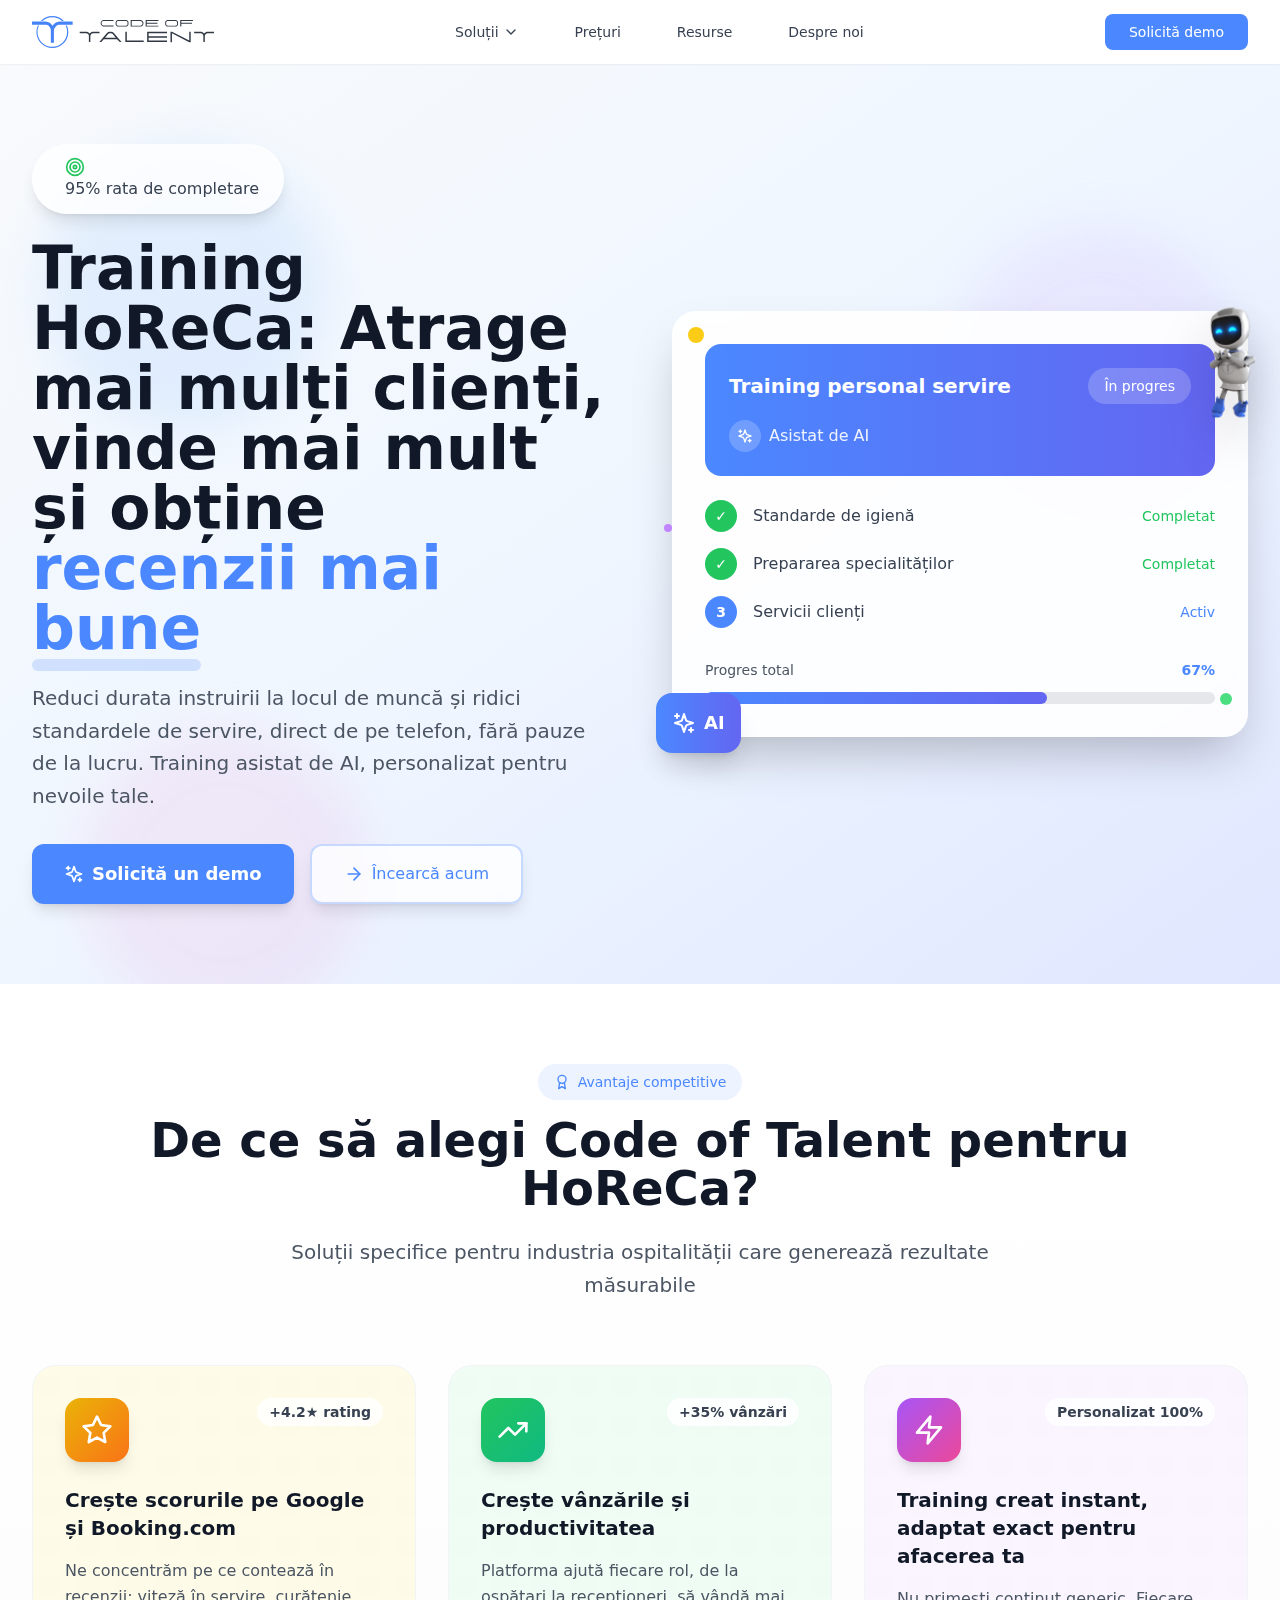
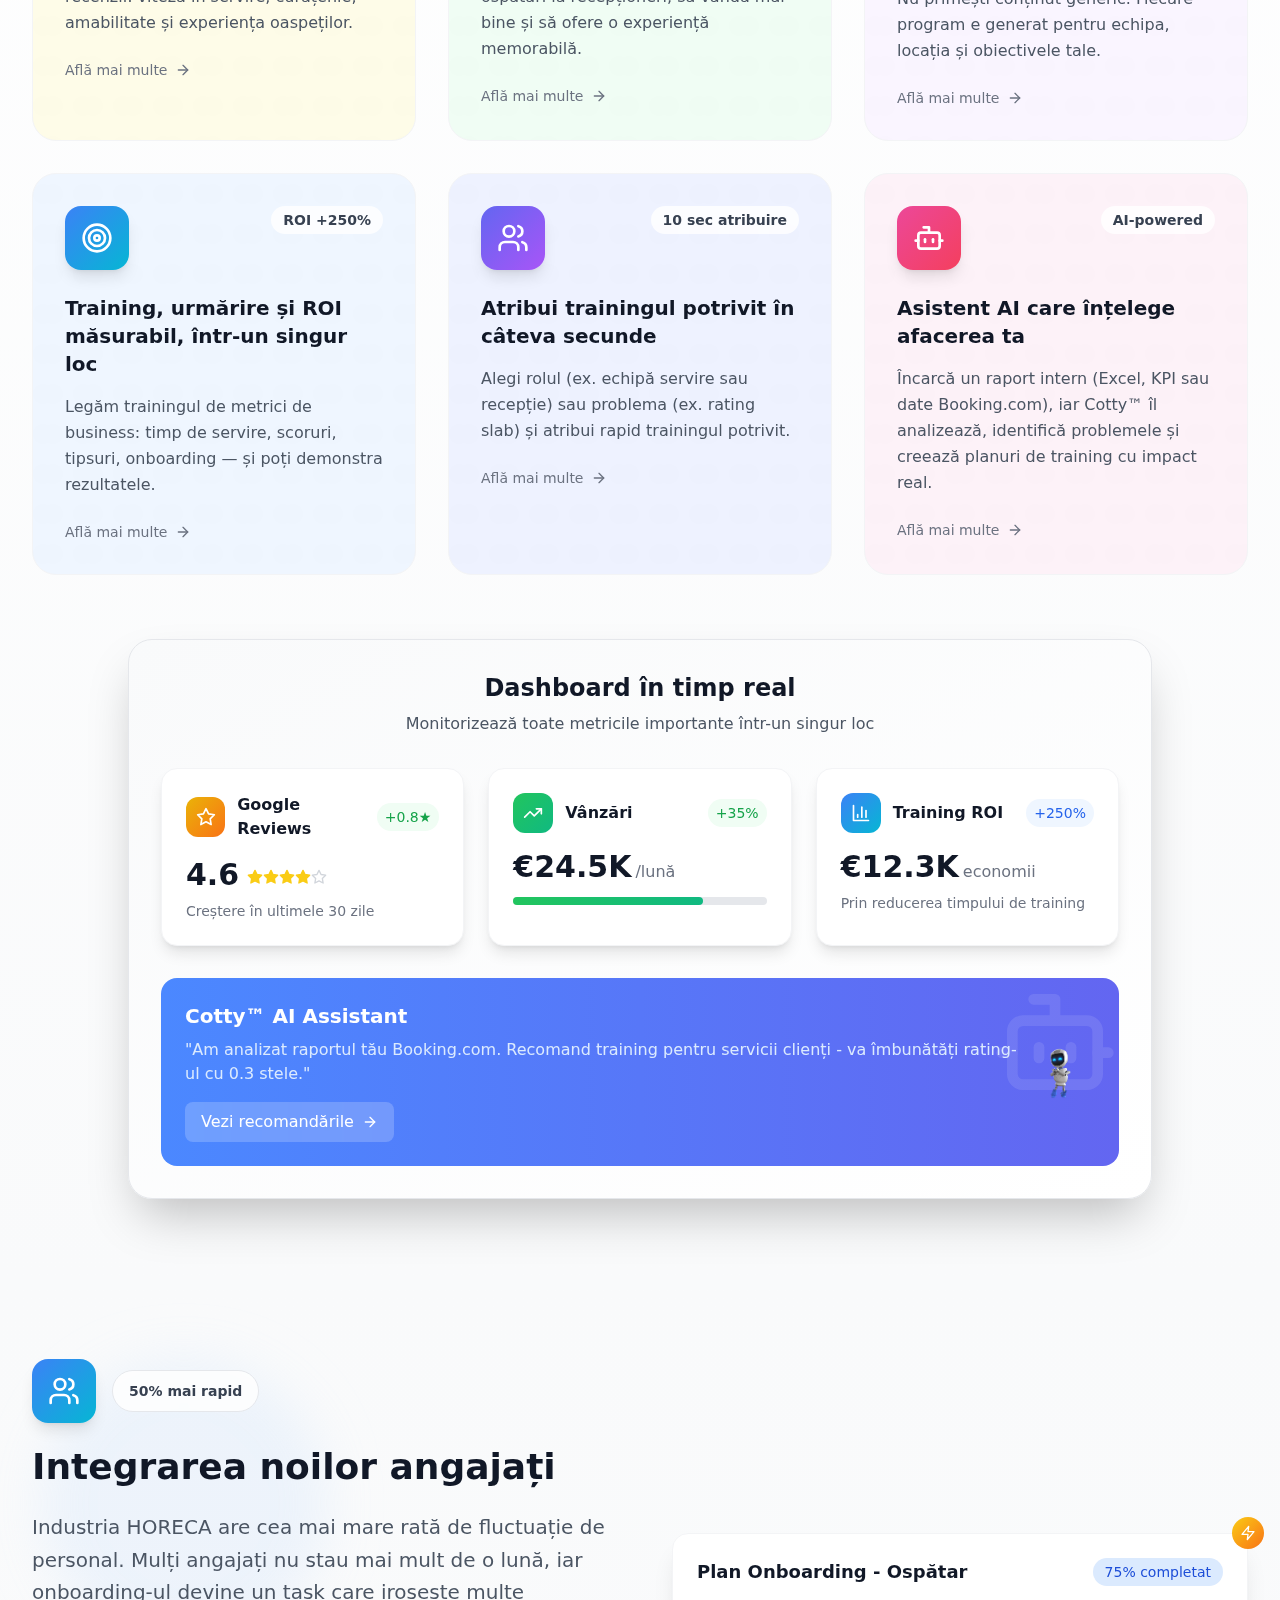
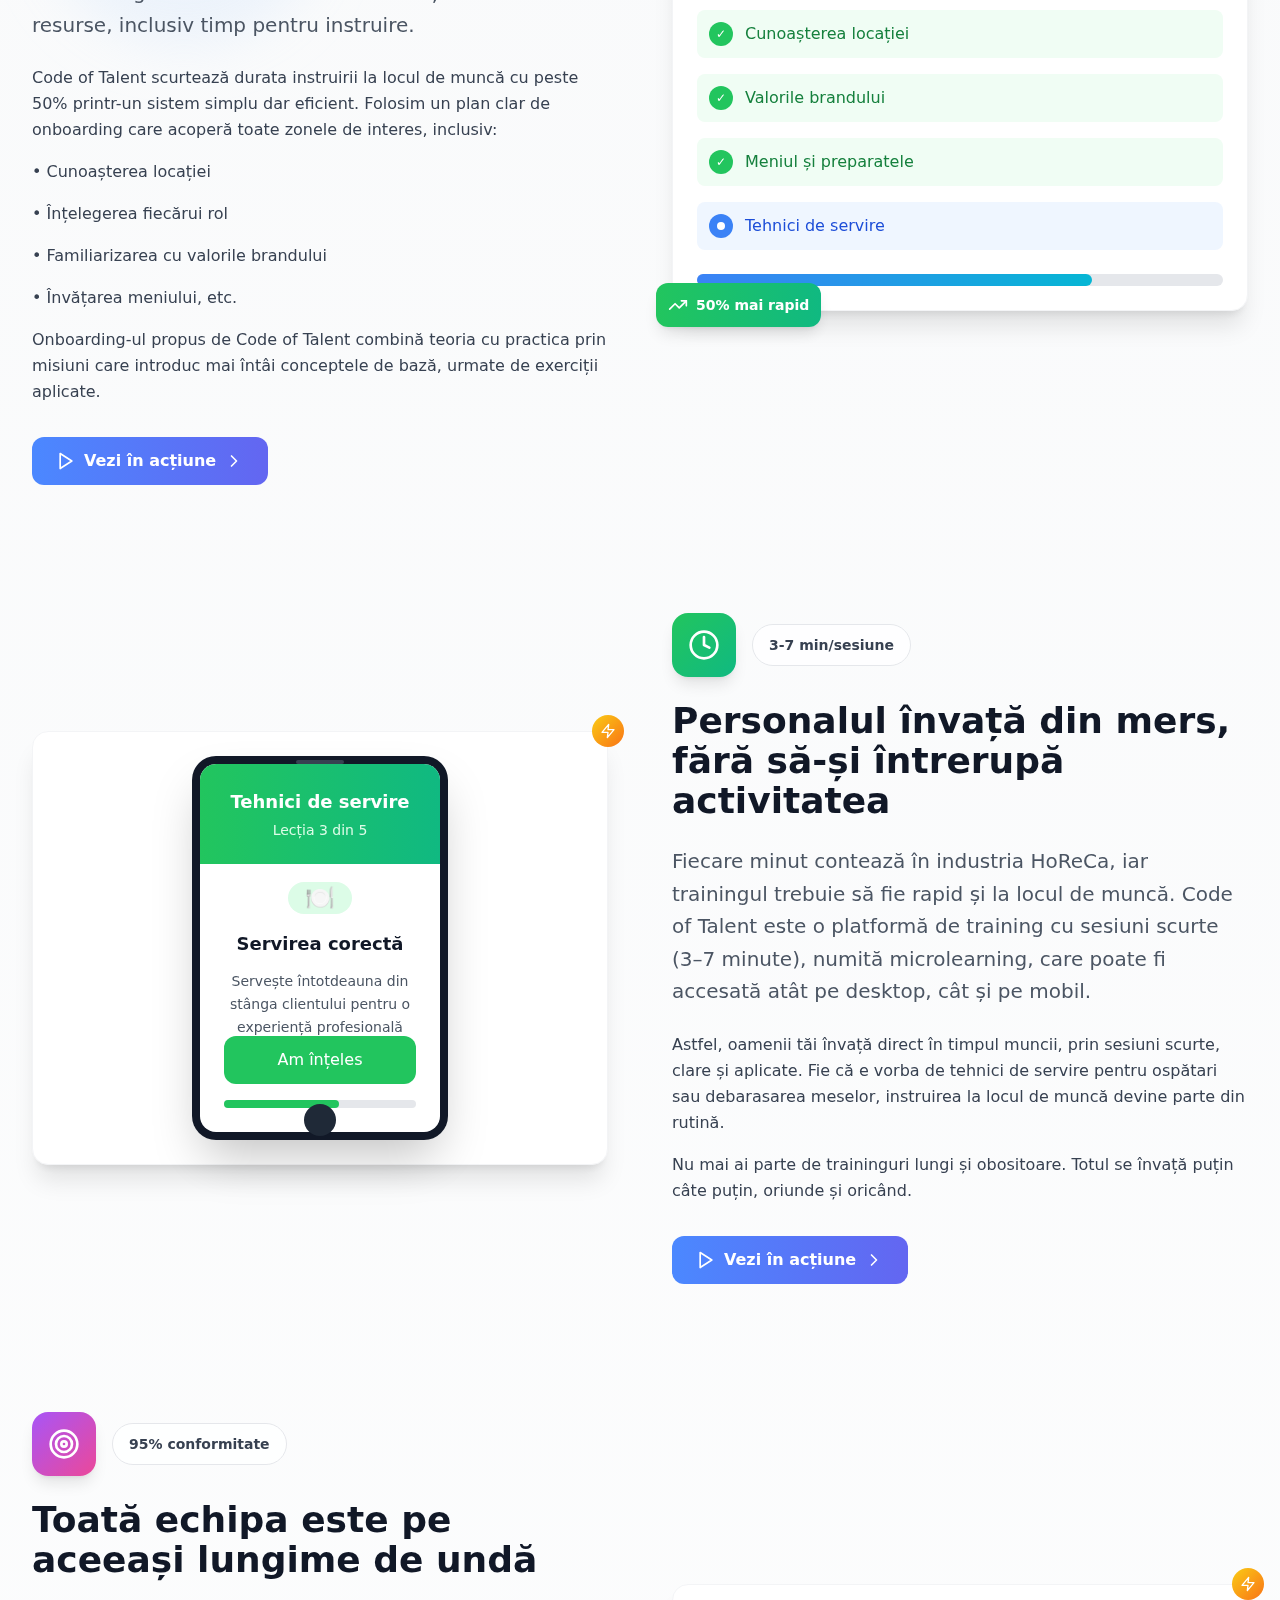
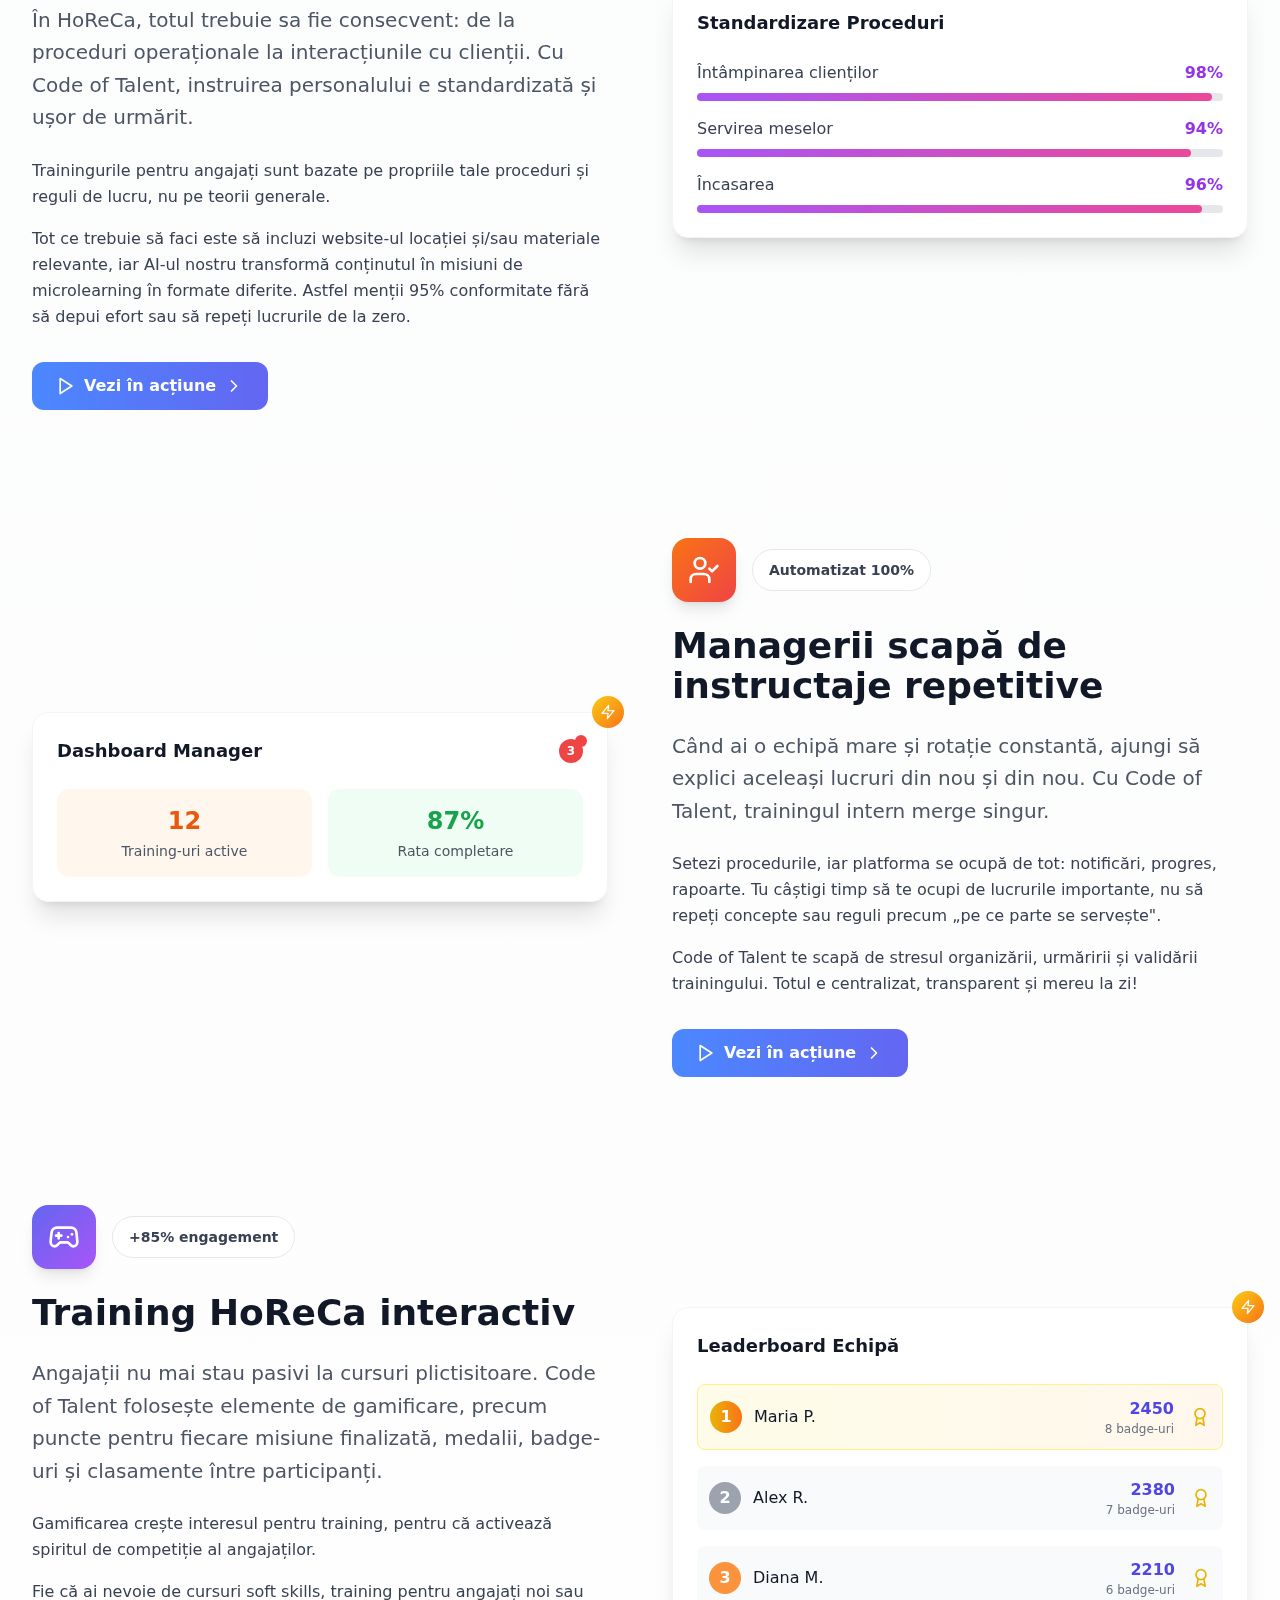
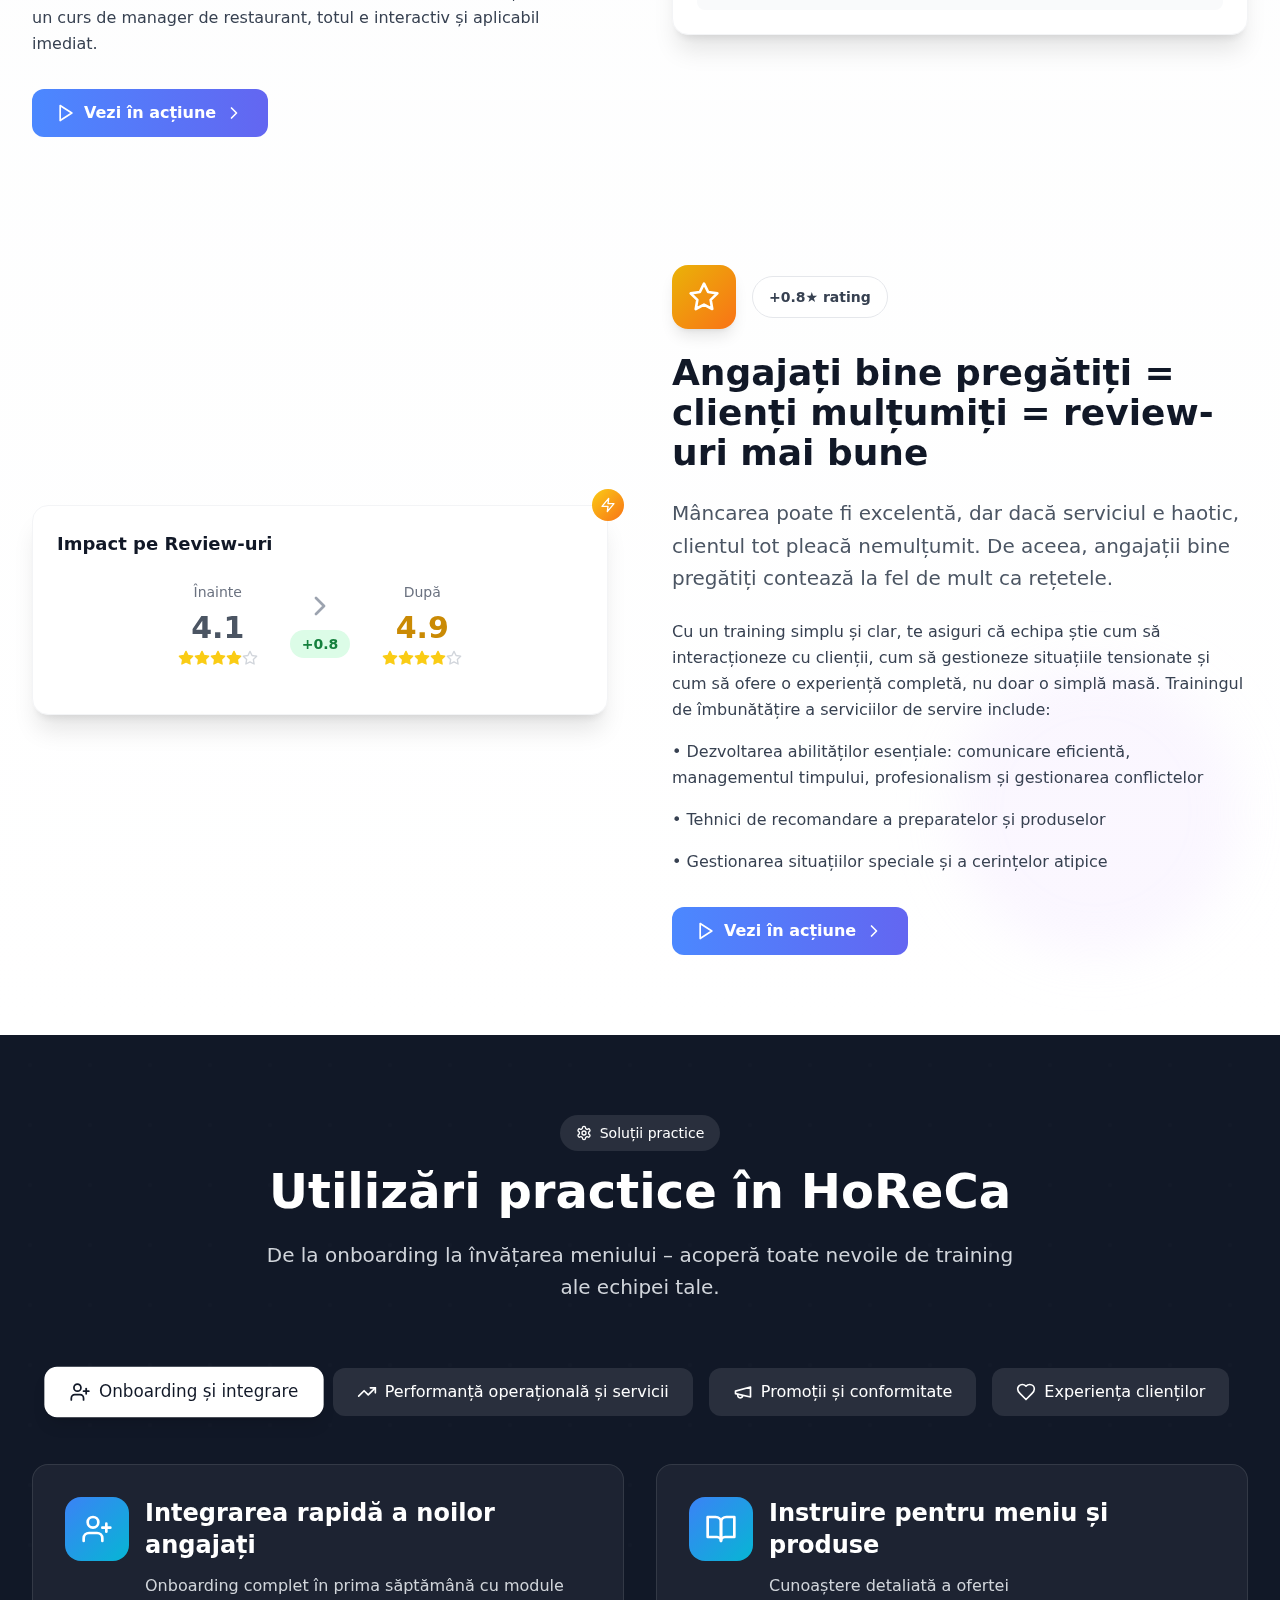
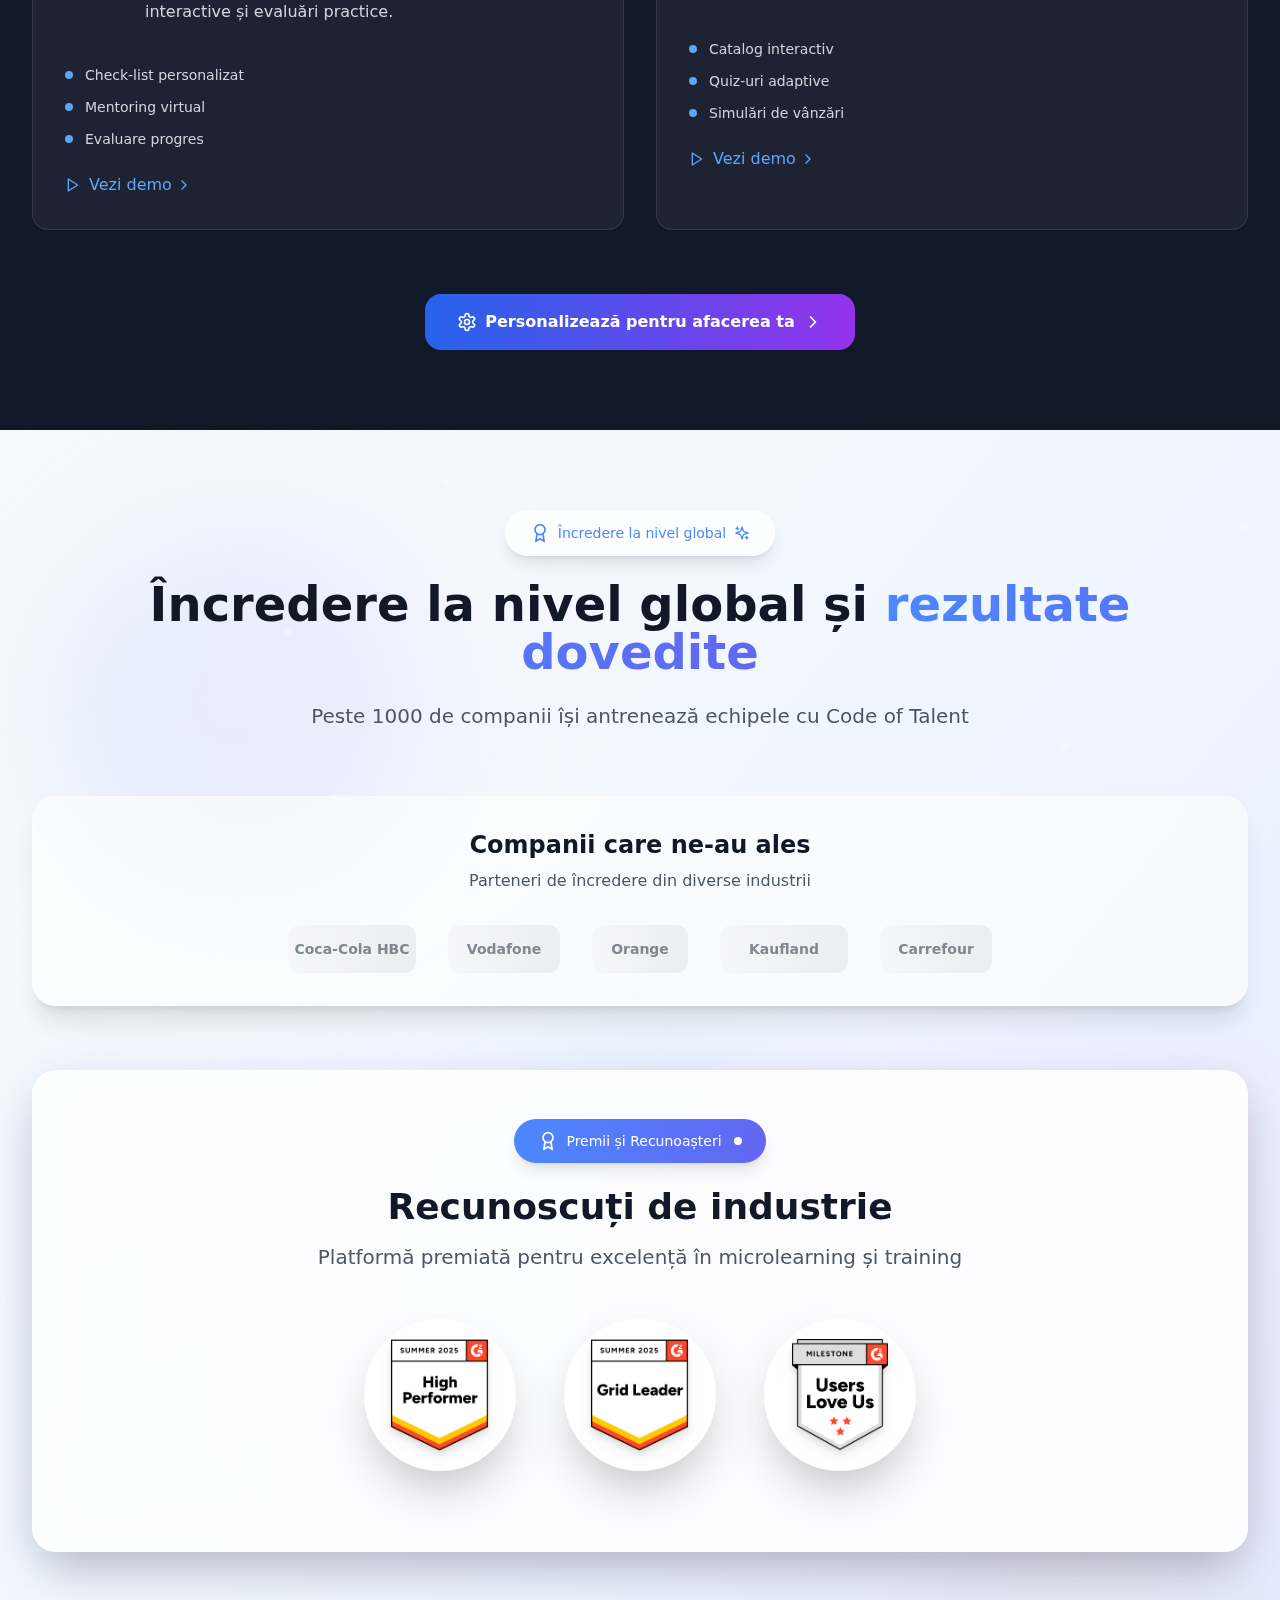
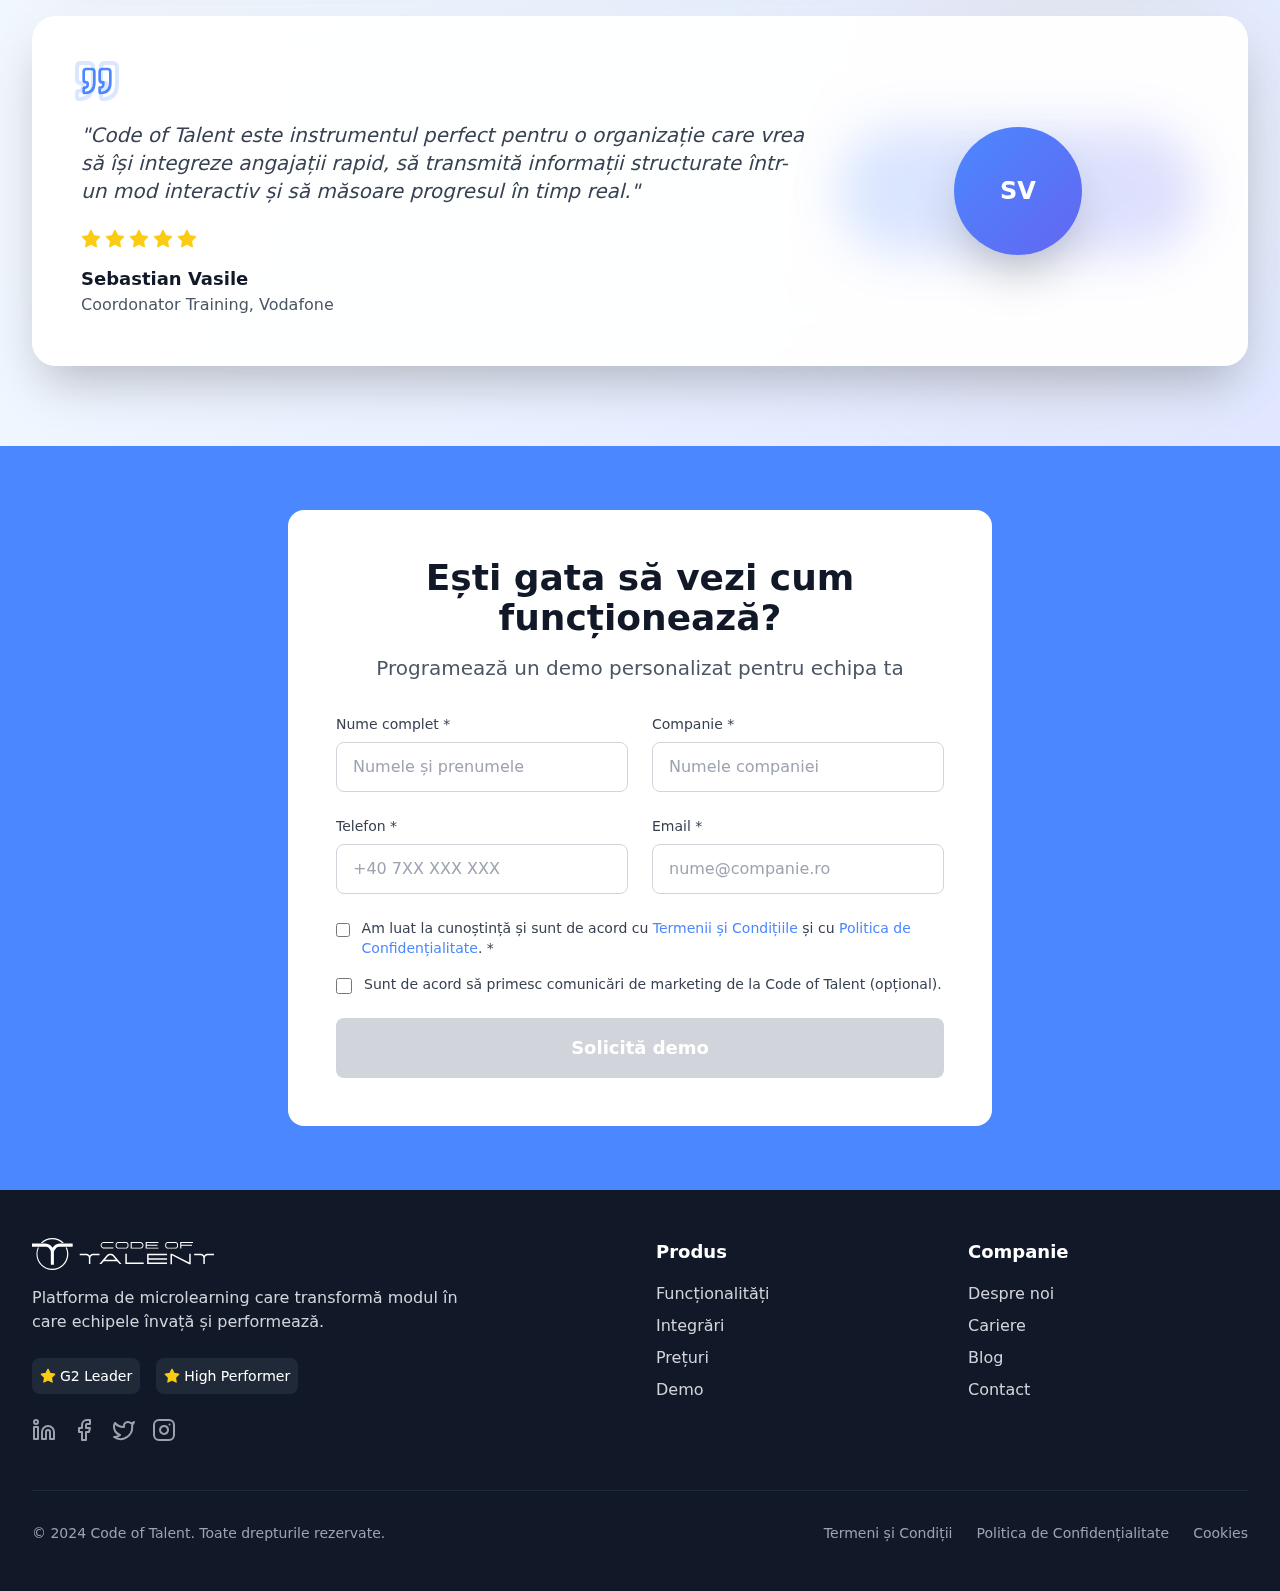
<file: index.html>
<!DOCTYPE html>
<!DOCTYPE html><html lang="ro"><head>
    <meta charset="UTF-8">
    <link rel="icon" type="image/svg+xml" href="vite.svg">
    <meta name="viewport" content="width=device-width, initial-scale=1.0">
    <title>Code of Talent - Microlearning pentru HoReCa | Training AI pentru Echipe</title>
    <meta name="description" content="Instruiește-ți echipa HoReCa să ofere servicii de top cu Code of Talent. Training asistat de AI pentru onboarding rapid și standarde consecvente în industria ospitalității.">
    <meta name="keywords" content="training horeca, microlearning, AI training, onboarding restaurant, training hotel, echipa horeca">
    <meta property="og:title" content="Code of Talent - Microlearning pentru HoReCa">
    <meta property="og:description" content="Instruiește-ți echipa HoReCa să ofere servicii de top cu training asistat de AI. Onboarding rapid și standarde consecvente.">
    <meta property="og:type" content="website">
    <meta property="og:url" content="https://codeoftalent.com/horeca">
    
    <link rel="stylesheet" crossorigin="" href="assets/index-e4z3Msao.css">
  </head>
  <body>
    <div id="root"><div class="min-h-screen bg-white"><header class="bg-white shadow-sm sticky top-0 z-50"><div class="max-w-7xl mx-auto px-4 sm:px-6 lg:px-8"><div class="flex justify-between items-center h-16"><div class="flex items-center"><div class="flex-shrink-0 flex items-center"><img src="logo.svg" alt="Code of Talent" class="h-8 w-auto"></div></div><nav class="hidden md:flex space-x-8"><div class="relative group"><button class="flex items-center text-gray-700 hover:text-[#00A3E0] px-3 py-2 text-sm font-medium">Soluții<svg xmlns="http://www.w3.org/2000/svg" width="24" height="24" viewBox="0 0 24 24" fill="none" stroke="currentColor" stroke-width="2" stroke-linecap="round" stroke-linejoin="round" class="lucide lucide-chevron-down ml-1 h-4 w-4"><path d="m6 9 6 6 6-6"></path></svg></button></div><a href="index.html" class="text-gray-700 hover:text-[#4B88FF] px-3 py-2 text-sm font-medium">Prețuri</a><a href="index.html" class="text-gray-700 hover:text-[#4B88FF] px-3 py-2 text-sm font-medium">Resurse</a><a href="index.html" class="text-gray-700 hover:text-[#4B88FF] px-3 py-2 text-sm font-medium">Despre noi</a></nav><div class="hidden md:flex items-center space-x-4"><a href="index.html#demo" class="bg-[#4B88FF] hover:bg-[#3366FF] text-white px-6 py-2 rounded-lg text-sm font-medium transition-colors">Solicită demo</a></div><div class="md:hidden"><button class="text-gray-700 hover:text-[#4B88FF] p-2"><svg xmlns="http://www.w3.org/2000/svg" width="24" height="24" viewBox="0 0 24 24" fill="none" stroke="currentColor" stroke-width="2" stroke-linecap="round" stroke-linejoin="round" class="lucide lucide-menu h-6 w-6"><line x1="4" x2="20" y1="12" y2="12"></line><line x1="4" x2="20" y1="6" y2="6"></line><line x1="4" x2="20" y1="18" y2="18"></line></svg></button></div></div></div></header><section class="relative bg-gradient-to-br from-slate-50 via-blue-50 to-indigo-100 py-12 lg:py-20 overflow-hidden"><div class="absolute inset-0"><div class="absolute top-20 left-10 w-72 h-72 bg-blue-200 rounded-full mix-blend-multiply filter blur-xl opacity-30 animate-pulse"></div><div class="absolute top-40 right-10 w-72 h-72 bg-purple-200 rounded-full mix-blend-multiply filter blur-xl opacity-30 animate-pulse delay-1000"></div><div class="absolute -bottom-8 left-20 w-72 h-72 bg-pink-200 rounded-full mix-blend-multiply filter blur-xl opacity-30 animate-pulse delay-2000"></div></div><div class="relative max-w-7xl mx-auto px-4 sm:px-6 lg:px-8"><div class="lg:grid lg:grid-cols-2 lg:gap-16 items-center"><div class="text-center lg:text-left transition-all duration-1000 opacity-100 translate-y-0"><div class="inline-flex items-center bg-white/80 backdrop-blur-sm rounded-full px-6 py-3 mb-6 shadow-lg border border-white/20"><div class="flex items-center space-x-2"><div class="transition-all duration-500 opacity-0 scale-75 absolute"><svg xmlns="http://www.w3.org/2000/svg" width="24" height="24" viewBox="0 0 24 24" fill="none" stroke="currentColor" stroke-width="2" stroke-linecap="round" stroke-linejoin="round" class="lucide lucide-zap w-5 h-5 text-yellow-500 mr-2"><polygon points="13 2 3 14 12 14 11 22 21 10 12 10 13 2"></polygon></svg><span class="text-gray-700 font-medium">Onboarding în 3 zile</span></div><div class="transition-all duration-500 opacity-100 scale-100"><svg xmlns="http://www.w3.org/2000/svg" width="24" height="24" viewBox="0 0 24 24" fill="none" stroke="currentColor" stroke-width="2" stroke-linecap="round" stroke-linejoin="round" class="lucide lucide-target w-5 h-5 text-green-500 mr-2"><circle cx="12" cy="12" r="10"></circle><circle cx="12" cy="12" r="6"></circle><circle cx="12" cy="12" r="2"></circle></svg><span class="text-gray-700 font-medium">95% rata de completare</span></div><div class="transition-all duration-500 opacity-0 scale-75 absolute"><svg xmlns="http://www.w3.org/2000/svg" width="24" height="24" viewBox="0 0 24 24" fill="none" stroke="currentColor" stroke-width="2" stroke-linecap="round" stroke-linejoin="round" class="lucide lucide-sparkles w-5 h-5 text-purple-500 mr-2"><path d="m12 3-1.912 5.813a2 2 0 0 1-1.275 1.275L3 12l5.813 1.912a2 2 0 0 1 1.275 1.275L12 21l1.912-5.813a2 2 0 0 1 1.275-1.275L21 12l-5.813-1.912a2 2 0 0 1-1.275-1.275L12 3Z"></path><path d="M5 3v4"></path><path d="M19 17v4"></path><path d="M3 5h4"></path><path d="M17 19h4"></path></svg><span class="text-gray-700 font-medium">Training personalizat AI</span></div></div></div><h1 class="text-4xl sm:text-5xl lg:text-6xl font-bold text-gray-900 mb-6 leading-tight">Training HoReCa: Atrage mai mulți clienți, vinde mai mult și obține <span class="relative"><span class="text-[#4B88FF]">recenzii mai bune</span><div class="absolute -bottom-2 left-0 right-0 h-3 bg-[#4B88FF]/20 rounded-full"></div></span></h1><p class="text-xl text-gray-600 mb-8 max-w-2xl leading-relaxed">Reduci durata instruirii la locul de muncă și ridici standardele de servire, direct de pe telefon, fără pauze de la lucru. Training asistat de AI, personalizat pentru nevoile tale.</p><div class="flex flex-col sm:flex-row gap-4 justify-center lg:justify-start"><a href="index.html#demo" class="group bg-[#4B88FF] hover:bg-[#3366FF] text-white px-8 py-4 rounded-xl text-lg font-semibold transition-all duration-300 shadow-lg hover:shadow-xl hover:scale-105 flex items-center justify-center"><svg xmlns="http://www.w3.org/2000/svg" width="24" height="24" viewBox="0 0 24 24" fill="none" stroke="currentColor" stroke-width="2" stroke-linecap="round" stroke-linejoin="round" class="lucide lucide-sparkles w-5 h-5 mr-2 group-hover:animate-spin"><path d="m12 3-1.912 5.813a2 2 0 0 1-1.275 1.275L3 12l5.813 1.912a2 2 0 0 1 1.275 1.275L12 21l1.912-5.813a2 2 0 0 1 1.275-1.275L21 12l-5.813-1.912a2 2 0 0 1-1.275-1.275L12 3Z"></path><path d="M5 3v4"></path><path d="M19 17v4"></path><path d="M3 5h4"></path><path d="M17 19h4"></path></svg>Solicită un demo</a><a class="group flex items-center justify-center px-8 py-4 text-[#4B88FF] bg-white/80 backdrop-blur-sm border-2 border-[#4B88FF]/30 rounded-xl hover:bg-[#4B88FF] hover:text-white transition-all duration-300 shadow-lg hover:shadow-xl" href="create-account/index.html" data-discover="true"><svg xmlns="http://www.w3.org/2000/svg" width="24" height="24" viewBox="0 0 24 24" fill="none" stroke="currentColor" stroke-width="2" stroke-linecap="round" stroke-linejoin="round" class="lucide lucide-arrow-right w-5 h-5 mr-2 group-hover:translate-x-1 transition-transform"><path d="M5 12h14"></path><path d="m12 5 7 7-7 7"></path></svg>Încearcă acum</a></div></div><div class="mt-12 lg:mt-0 transition-all duration-1000 delay-300 opacity-100 translate-x-0"><div class="relative"><div class="bg-white/90 backdrop-blur-sm rounded-3xl p-8 shadow-2xl border border-white/20"><div class="bg-gradient-to-r from-[#4B88FF] to-[#6366F1] rounded-2xl p-6 text-white mb-6"><div class="flex items-center justify-between mb-4"><h3 class="text-xl font-bold">Training personal servire</h3><span class="bg-white/20 backdrop-blur-sm text-white text-sm px-4 py-2 rounded-full font-medium">În progres</span></div><div class="flex items-center space-x-2"><div class="w-8 h-8 bg-white/20 rounded-full flex items-center justify-center"><svg xmlns="http://www.w3.org/2000/svg" width="24" height="24" viewBox="0 0 24 24" fill="none" stroke="currentColor" stroke-width="2" stroke-linecap="round" stroke-linejoin="round" class="lucide lucide-sparkles w-4 h-4"><path d="m12 3-1.912 5.813a2 2 0 0 1-1.275 1.275L3 12l5.813 1.912a2 2 0 0 1 1.275 1.275L12 21l1.912-5.813a2 2 0 0 1 1.275-1.275L21 12l-5.813-1.912a2 2 0 0 1-1.275-1.275L12 3Z"></path><path d="M5 3v4"></path><path d="M19 17v4"></path><path d="M3 5h4"></path><path d="M17 19h4"></path></svg></div><span class="text-white/90">Asistat de AI</span></div></div><div class="space-y-4"><div class="flex items-center group"><div class="w-8 h-8 bg-green-500 rounded-full flex items-center justify-center mr-4 group-hover:scale-110 transition-transform"><span class="text-white text-sm font-bold">✓</span></div><span class="text-gray-700 font-medium">Standarde de igienă</span><div class="ml-auto text-green-500 text-sm font-medium">Completat</div></div><div class="flex items-center group"><div class="w-8 h-8 bg-green-500 rounded-full flex items-center justify-center mr-4 group-hover:scale-110 transition-transform"><span class="text-white text-sm font-bold">✓</span></div><span class="text-gray-700 font-medium">Prepararea specialităților</span><div class="ml-auto text-green-500 text-sm font-medium">Completat</div></div><div class="flex items-center group"><div class="w-8 h-8 bg-[#4B88FF] rounded-full flex items-center justify-center mr-4 animate-pulse group-hover:scale-110 transition-transform"><span class="text-white text-sm font-bold">3</span></div><span class="text-gray-700 font-medium">Servicii clienți</span><div class="ml-auto text-[#4B88FF] text-sm font-medium">Activ</div></div></div><div class="mt-8"><div class="flex justify-between text-sm text-gray-600 mb-3"><span class="font-medium">Progres total</span><span class="font-bold text-[#4B88FF]">67%</span></div><div class="w-full bg-gray-200 rounded-full h-3 overflow-hidden"><div class="bg-gradient-to-r from-[#4B88FF] to-[#6366F1] h-3 rounded-full transition-all duration-1000 ease-out" style="width: 67%;"></div></div></div></div><div class="absolute -top-8 -right-8 lg:-right-16"><div class="relative group"><img src="high 1.png" alt="Code of Talent AI Assistant" class="w-32 h-32 lg:w-40 lg:h-40 object-contain drop-shadow-2xl group-hover:scale-110 transition-transform duration-300"><div class="absolute -top-4 -left-20 bg-white rounded-2xl px-4 py-2 shadow-lg border border-gray-200 opacity-0 group-hover:opacity-100 transition-opacity duration-300"><div class="text-sm font-medium text-gray-700">Să începem!</div><div class="absolute bottom-0 left-8 w-0 h-0 border-l-4 border-r-4 border-t-4 border-l-transparent border-r-transparent border-t-white transform translate-y-full"></div></div></div></div><div class="absolute -bottom-4 -left-4 bg-gradient-to-r from-[#4B88FF] to-[#6366F1] text-white p-4 rounded-2xl shadow-xl animate-bounce"><div class="flex items-center space-x-2"><svg xmlns="http://www.w3.org/2000/svg" width="24" height="24" viewBox="0 0 24 24" fill="none" stroke="currentColor" stroke-width="2" stroke-linecap="round" stroke-linejoin="round" class="lucide lucide-sparkles w-6 h-6"><path d="m12 3-1.912 5.813a2 2 0 0 1-1.275 1.275L3 12l5.813 1.912a2 2 0 0 1 1.275 1.275L12 21l1.912-5.813a2 2 0 0 1 1.275-1.275L21 12l-5.813-1.912a2 2 0 0 1-1.275-1.275L12 3Z"></path><path d="M5 3v4"></path><path d="M19 17v4"></path><path d="M3 5h4"></path><path d="M17 19h4"></path></svg><span class="font-bold text-lg">AI</span></div></div><div class="absolute top-4 left-4 w-4 h-4 bg-yellow-400 rounded-full animate-ping"></div><div class="absolute bottom-8 right-4 w-3 h-3 bg-green-400 rounded-full animate-ping delay-1000"></div><div class="absolute top-1/2 -left-2 w-2 h-2 bg-purple-400 rounded-full animate-ping delay-2000"></div></div></div></div></div></section><section class="py-20 bg-gradient-to-b from-white to-gray-50"><div class="max-w-7xl mx-auto px-4 sm:px-6 lg:px-8"><div class="text-center mb-16"><div class="inline-flex items-center bg-[#4B88FF]/10 text-[#4B88FF] px-4 py-2 rounded-full text-sm font-medium mb-4"><svg xmlns="http://www.w3.org/2000/svg" width="24" height="24" viewBox="0 0 24 24" fill="none" stroke="currentColor" stroke-width="2" stroke-linecap="round" stroke-linejoin="round" class="lucide lucide-award w-4 h-4 mr-2"><circle cx="12" cy="8" r="6"></circle><path d="M15.477 12.89 17 22l-5-3-5 3 1.523-9.11"></path></svg>Avantaje competitive</div><h2 class="text-4xl md:text-5xl font-bold text-gray-900 mb-6">De ce să alegi Code of Talent pentru HoReCa?</h2><p class="text-xl text-gray-600 max-w-3xl mx-auto leading-relaxed">Soluții specifice pentru industria ospitalității care generează rezultate măsurabile</p></div><div class="grid md:grid-cols-2 lg:grid-cols-3 gap-8 mb-16"><div class="group bg-yellow-50 p-8 rounded-3xl hover:shadow-2xl transition-all duration-500 border border-gray-100 hover:border-transparent hover:scale-105 relative overflow-hidden"><div class="absolute inset-0 opacity-5"><div class="absolute inset-0" style="background-image: url(&quot;data:image/svg+xml,%3Csvg width='40' height='40' viewBox='0 0 40 40' xmlns='http://www.w3.org/2000/svg'%3E%3Cg fill='%23000000' fill-opacity='0.1'%3E%3Cpath d='M20 20c0-5.5-4.5-10-10-10s-10 4.5-10 10 4.5 10 10 10 10-4.5 10-10zm10 0c0-5.5-4.5-10-10-10s-10 4.5-10 10 4.5 10 10 10 10-4.5 10-10z'/%3E%3C/g%3E%3C/svg%3E&quot;);"></div></div><div class="relative"><div class="flex items-start justify-between mb-6"><div class="w-16 h-16 bg-gradient-to-br from-yellow-500 to-orange-500 rounded-2xl flex items-center justify-center group-hover:scale-110 group-hover:rotate-3 transition-all duration-300 shadow-lg"><svg xmlns="http://www.w3.org/2000/svg" width="24" height="24" viewBox="0 0 24 24" fill="none" stroke="currentColor" stroke-width="2" stroke-linecap="round" stroke-linejoin="round" class="lucide lucide-star w-8 h-8 text-white"><polygon points="12 2 15.09 8.26 22 9.27 17 14.14 18.18 21.02 12 17.77 5.82 21.02 7 14.14 2 9.27 8.91 8.26 12 2"></polygon></svg></div><div class="text-right"><div class="inline-flex items-center bg-white/80 backdrop-blur-sm px-3 py-1 rounded-full"><span class="text-sm font-bold text-gray-700">+4.2★ rating</span></div></div></div><h3 class="text-xl font-bold text-gray-900 mb-4 group-hover:text-gray-800 transition-colors">Crește scorurile pe Google și Booking.com</h3><p class="text-gray-600 leading-relaxed mb-6">Ne concentrăm pe ce contează în recenzii: viteză în servire, curățenie, amabilitate și experiența oaspeților.</p><div class="flex items-center text-gray-500 group-hover:text-gray-700 transition-colors"><span class="text-sm font-medium">Află mai multe</span><svg xmlns="http://www.w3.org/2000/svg" width="24" height="24" viewBox="0 0 24 24" fill="none" stroke="currentColor" stroke-width="2" stroke-linecap="round" stroke-linejoin="round" class="lucide lucide-arrow-right w-4 h-4 ml-2 group-hover:translate-x-1 transition-transform"><path d="M5 12h14"></path><path d="m12 5 7 7-7 7"></path></svg></div></div></div><div class="group bg-green-50 p-8 rounded-3xl hover:shadow-2xl transition-all duration-500 border border-gray-100 hover:border-transparent hover:scale-105 relative overflow-hidden"><div class="absolute inset-0 opacity-5"><div class="absolute inset-0" style="background-image: url(&quot;data:image/svg+xml,%3Csvg width='40' height='40' viewBox='0 0 40 40' xmlns='http://www.w3.org/2000/svg'%3E%3Cg fill='%23000000' fill-opacity='0.1'%3E%3Cpath d='M20 20c0-5.5-4.5-10-10-10s-10 4.5-10 10 4.5 10 10 10 10-4.5 10-10zm10 0c0-5.5-4.5-10-10-10s-10 4.5-10 10 4.5 10 10 10 10-4.5 10-10z'/%3E%3C/g%3E%3C/svg%3E&quot;);"></div></div><div class="relative"><div class="flex items-start justify-between mb-6"><div class="w-16 h-16 bg-gradient-to-br from-green-500 to-emerald-500 rounded-2xl flex items-center justify-center group-hover:scale-110 group-hover:rotate-3 transition-all duration-300 shadow-lg"><svg xmlns="http://www.w3.org/2000/svg" width="24" height="24" viewBox="0 0 24 24" fill="none" stroke="currentColor" stroke-width="2" stroke-linecap="round" stroke-linejoin="round" class="lucide lucide-trending-up w-8 h-8 text-white"><polyline points="22 7 13.5 15.5 8.5 10.5 2 17"></polyline><polyline points="16 7 22 7 22 13"></polyline></svg></div><div class="text-right"><div class="inline-flex items-center bg-white/80 backdrop-blur-sm px-3 py-1 rounded-full"><span class="text-sm font-bold text-gray-700">+35% vânzări</span></div></div></div><h3 class="text-xl font-bold text-gray-900 mb-4 group-hover:text-gray-800 transition-colors">Crește vânzările și productivitatea</h3><p class="text-gray-600 leading-relaxed mb-6">Platforma ajută fiecare rol, de la ospătari la recepționeri, să vândă mai bine și să ofere o experiență memorabilă.</p><div class="flex items-center text-gray-500 group-hover:text-gray-700 transition-colors"><span class="text-sm font-medium">Află mai multe</span><svg xmlns="http://www.w3.org/2000/svg" width="24" height="24" viewBox="0 0 24 24" fill="none" stroke="currentColor" stroke-width="2" stroke-linecap="round" stroke-linejoin="round" class="lucide lucide-arrow-right w-4 h-4 ml-2 group-hover:translate-x-1 transition-transform"><path d="M5 12h14"></path><path d="m12 5 7 7-7 7"></path></svg></div></div></div><div class="group bg-purple-50 p-8 rounded-3xl hover:shadow-2xl transition-all duration-500 border border-gray-100 hover:border-transparent hover:scale-105 relative overflow-hidden"><div class="absolute inset-0 opacity-5"><div class="absolute inset-0" style="background-image: url(&quot;data:image/svg+xml,%3Csvg width='40' height='40' viewBox='0 0 40 40' xmlns='http://www.w3.org/2000/svg'%3E%3Cg fill='%23000000' fill-opacity='0.1'%3E%3Cpath d='M20 20c0-5.5-4.5-10-10-10s-10 4.5-10 10 4.5 10 10 10 10-4.5 10-10zm10 0c0-5.5-4.5-10-10-10s-10 4.5-10 10 4.5 10 10 10 10-4.5 10-10z'/%3E%3C/g%3E%3C/svg%3E&quot;);"></div></div><div class="relative"><div class="flex items-start justify-between mb-6"><div class="w-16 h-16 bg-gradient-to-br from-purple-500 to-pink-500 rounded-2xl flex items-center justify-center group-hover:scale-110 group-hover:rotate-3 transition-all duration-300 shadow-lg"><svg xmlns="http://www.w3.org/2000/svg" width="24" height="24" viewBox="0 0 24 24" fill="none" stroke="currentColor" stroke-width="2" stroke-linecap="round" stroke-linejoin="round" class="lucide lucide-zap w-8 h-8 text-white"><polygon points="13 2 3 14 12 14 11 22 21 10 12 10 13 2"></polygon></svg></div><div class="text-right"><div class="inline-flex items-center bg-white/80 backdrop-blur-sm px-3 py-1 rounded-full"><span class="text-sm font-bold text-gray-700">Personalizat 100%</span></div></div></div><h3 class="text-xl font-bold text-gray-900 mb-4 group-hover:text-gray-800 transition-colors">Training creat instant, adaptat exact pentru afacerea ta</h3><p class="text-gray-600 leading-relaxed mb-6">Nu primești conținut generic. Fiecare program e generat pentru echipa, locația și obiectivele tale.</p><div class="flex items-center text-gray-500 group-hover:text-gray-700 transition-colors"><span class="text-sm font-medium">Află mai multe</span><svg xmlns="http://www.w3.org/2000/svg" width="24" height="24" viewBox="0 0 24 24" fill="none" stroke="currentColor" stroke-width="2" stroke-linecap="round" stroke-linejoin="round" class="lucide lucide-arrow-right w-4 h-4 ml-2 group-hover:translate-x-1 transition-transform"><path d="M5 12h14"></path><path d="m12 5 7 7-7 7"></path></svg></div></div></div><div class="group bg-blue-50 p-8 rounded-3xl hover:shadow-2xl transition-all duration-500 border border-gray-100 hover:border-transparent hover:scale-105 relative overflow-hidden"><div class="absolute inset-0 opacity-5"><div class="absolute inset-0" style="background-image: url(&quot;data:image/svg+xml,%3Csvg width='40' height='40' viewBox='0 0 40 40' xmlns='http://www.w3.org/2000/svg'%3E%3Cg fill='%23000000' fill-opacity='0.1'%3E%3Cpath d='M20 20c0-5.5-4.5-10-10-10s-10 4.5-10 10 4.5 10 10 10 10-4.5 10-10zm10 0c0-5.5-4.5-10-10-10s-10 4.5-10 10 4.5 10 10 10 10-4.5 10-10z'/%3E%3C/g%3E%3C/svg%3E&quot;);"></div></div><div class="relative"><div class="flex items-start justify-between mb-6"><div class="w-16 h-16 bg-gradient-to-br from-blue-500 to-cyan-500 rounded-2xl flex items-center justify-center group-hover:scale-110 group-hover:rotate-3 transition-all duration-300 shadow-lg"><svg xmlns="http://www.w3.org/2000/svg" width="24" height="24" viewBox="0 0 24 24" fill="none" stroke="currentColor" stroke-width="2" stroke-linecap="round" stroke-linejoin="round" class="lucide lucide-target w-8 h-8 text-white"><circle cx="12" cy="12" r="10"></circle><circle cx="12" cy="12" r="6"></circle><circle cx="12" cy="12" r="2"></circle></svg></div><div class="text-right"><div class="inline-flex items-center bg-white/80 backdrop-blur-sm px-3 py-1 rounded-full"><span class="text-sm font-bold text-gray-700">ROI +250%</span></div></div></div><h3 class="text-xl font-bold text-gray-900 mb-4 group-hover:text-gray-800 transition-colors">Training, urmărire și ROI măsurabil, într-un singur loc</h3><p class="text-gray-600 leading-relaxed mb-6">Legăm trainingul de metrici de business: timp de servire, scoruri, tipsuri, onboarding — și poți demonstra rezultatele.</p><div class="flex items-center text-gray-500 group-hover:text-gray-700 transition-colors"><span class="text-sm font-medium">Află mai multe</span><svg xmlns="http://www.w3.org/2000/svg" width="24" height="24" viewBox="0 0 24 24" fill="none" stroke="currentColor" stroke-width="2" stroke-linecap="round" stroke-linejoin="round" class="lucide lucide-arrow-right w-4 h-4 ml-2 group-hover:translate-x-1 transition-transform"><path d="M5 12h14"></path><path d="m12 5 7 7-7 7"></path></svg></div></div></div><div class="group bg-indigo-50 p-8 rounded-3xl hover:shadow-2xl transition-all duration-500 border border-gray-100 hover:border-transparent hover:scale-105 relative overflow-hidden"><div class="absolute inset-0 opacity-5"><div class="absolute inset-0" style="background-image: url(&quot;data:image/svg+xml,%3Csvg width='40' height='40' viewBox='0 0 40 40' xmlns='http://www.w3.org/2000/svg'%3E%3Cg fill='%23000000' fill-opacity='0.1'%3E%3Cpath d='M20 20c0-5.5-4.5-10-10-10s-10 4.5-10 10 4.5 10 10 10 10-4.5 10-10zm10 0c0-5.5-4.5-10-10-10s-10 4.5-10 10 4.5 10 10 10 10-4.5 10-10z'/%3E%3C/g%3E%3C/svg%3E&quot;);"></div></div><div class="relative"><div class="flex items-start justify-between mb-6"><div class="w-16 h-16 bg-gradient-to-br from-indigo-500 to-purple-500 rounded-2xl flex items-center justify-center group-hover:scale-110 group-hover:rotate-3 transition-all duration-300 shadow-lg"><svg xmlns="http://www.w3.org/2000/svg" width="24" height="24" viewBox="0 0 24 24" fill="none" stroke="currentColor" stroke-width="2" stroke-linecap="round" stroke-linejoin="round" class="lucide lucide-users w-8 h-8 text-white"><path d="M16 21v-2a4 4 0 0 0-4-4H6a4 4 0 0 0-4 4v2"></path><circle cx="9" cy="7" r="4"></circle><path d="M22 21v-2a4 4 0 0 0-3-3.87"></path><path d="M16 3.13a4 4 0 0 1 0 7.75"></path></svg></div><div class="text-right"><div class="inline-flex items-center bg-white/80 backdrop-blur-sm px-3 py-1 rounded-full"><span class="text-sm font-bold text-gray-700">10 sec atribuire</span></div></div></div><h3 class="text-xl font-bold text-gray-900 mb-4 group-hover:text-gray-800 transition-colors">Atribui trainingul potrivit în câteva secunde</h3><p class="text-gray-600 leading-relaxed mb-6">Alegi rolul (ex. echipă servire sau recepție) sau problema (ex. rating slab) și atribui rapid trainingul potrivit.</p><div class="flex items-center text-gray-500 group-hover:text-gray-700 transition-colors"><span class="text-sm font-medium">Află mai multe</span><svg xmlns="http://www.w3.org/2000/svg" width="24" height="24" viewBox="0 0 24 24" fill="none" stroke="currentColor" stroke-width="2" stroke-linecap="round" stroke-linejoin="round" class="lucide lucide-arrow-right w-4 h-4 ml-2 group-hover:translate-x-1 transition-transform"><path d="M5 12h14"></path><path d="m12 5 7 7-7 7"></path></svg></div></div></div><div class="group bg-pink-50 p-8 rounded-3xl hover:shadow-2xl transition-all duration-500 border border-gray-100 hover:border-transparent hover:scale-105 relative overflow-hidden"><div class="absolute inset-0 opacity-5"><div class="absolute inset-0" style="background-image: url(&quot;data:image/svg+xml,%3Csvg width='40' height='40' viewBox='0 0 40 40' xmlns='http://www.w3.org/2000/svg'%3E%3Cg fill='%23000000' fill-opacity='0.1'%3E%3Cpath d='M20 20c0-5.5-4.5-10-10-10s-10 4.5-10 10 4.5 10 10 10 10-4.5 10-10zm10 0c0-5.5-4.5-10-10-10s-10 4.5-10 10 4.5 10 10 10 10-4.5 10-10z'/%3E%3C/g%3E%3C/svg%3E&quot;);"></div></div><div class="relative"><div class="flex items-start justify-between mb-6"><div class="w-16 h-16 bg-gradient-to-br from-pink-500 to-rose-500 rounded-2xl flex items-center justify-center group-hover:scale-110 group-hover:rotate-3 transition-all duration-300 shadow-lg"><svg xmlns="http://www.w3.org/2000/svg" width="24" height="24" viewBox="0 0 24 24" fill="none" stroke="currentColor" stroke-width="2" stroke-linecap="round" stroke-linejoin="round" class="lucide lucide-bot w-8 h-8 text-white"><path d="M12 8V4H8"></path><rect width="16" height="12" x="4" y="8" rx="2"></rect><path d="M2 14h2"></path><path d="M20 14h2"></path><path d="M15 13v2"></path><path d="M9 13v2"></path></svg></div><div class="text-right"><div class="inline-flex items-center bg-white/80 backdrop-blur-sm px-3 py-1 rounded-full"><span class="text-sm font-bold text-gray-700">AI-powered</span></div></div></div><h3 class="text-xl font-bold text-gray-900 mb-4 group-hover:text-gray-800 transition-colors">Asistent AI care înțelege afacerea ta</h3><p class="text-gray-600 leading-relaxed mb-6">Încarcă un raport intern (Excel, KPI sau date Booking.com), iar Cotty™ îl analizează, identifică problemele și creează planuri de training cu impact real.</p><div class="flex items-center text-gray-500 group-hover:text-gray-700 transition-colors"><span class="text-sm font-medium">Află mai multe</span><svg xmlns="http://www.w3.org/2000/svg" width="24" height="24" viewBox="0 0 24 24" fill="none" stroke="currentColor" stroke-width="2" stroke-linecap="round" stroke-linejoin="round" class="lucide lucide-arrow-right w-4 h-4 ml-2 group-hover:translate-x-1 transition-transform"><path d="M5 12h14"></path><path d="m12 5 7 7-7 7"></path></svg></div></div></div></div><div class="relative max-w-5xl mx-auto"><div class="bg-gradient-to-br from-gray-50 to-white rounded-3xl p-8 shadow-2xl border border-gray-200"><div class="text-center mb-8"><h3 class="text-2xl font-bold text-gray-900 mb-2">Dashboard în timp real</h3><p class="text-gray-600">Monitorizează toate metricile importante într-un singur loc</p></div><div class="grid md:grid-cols-3 gap-6"><div class="bg-white rounded-2xl p-6 shadow-lg border border-gray-100"><div class="flex items-center justify-between mb-4"><div class="flex items-center"><div class="w-10 h-10 bg-gradient-to-br from-yellow-500 to-orange-500 rounded-xl flex items-center justify-center"><svg xmlns="http://www.w3.org/2000/svg" width="24" height="24" viewBox="0 0 24 24" fill="none" stroke="currentColor" stroke-width="2" stroke-linecap="round" stroke-linejoin="round" class="lucide lucide-star w-5 h-5 text-white"><polygon points="12 2 15.09 8.26 22 9.27 17 14.14 18.18 21.02 12 17.77 5.82 21.02 7 14.14 2 9.27 8.91 8.26 12 2"></polygon></svg></div><span class="ml-3 font-semibold text-gray-900">Google Reviews</span></div><div class="text-green-600 text-sm font-medium bg-green-50 px-2 py-1 rounded-full">+0.8★</div></div><div class="flex items-baseline"><span class="text-3xl font-bold text-gray-900">4.6</span><div class="flex ml-2"><svg xmlns="http://www.w3.org/2000/svg" width="24" height="24" viewBox="0 0 24 24" fill="none" stroke="currentColor" stroke-width="2" stroke-linecap="round" stroke-linejoin="round" class="lucide lucide-star w-4 h-4 text-yellow-400 fill-current"><polygon points="12 2 15.09 8.26 22 9.27 17 14.14 18.18 21.02 12 17.77 5.82 21.02 7 14.14 2 9.27 8.91 8.26 12 2"></polygon></svg><svg xmlns="http://www.w3.org/2000/svg" width="24" height="24" viewBox="0 0 24 24" fill="none" stroke="currentColor" stroke-width="2" stroke-linecap="round" stroke-linejoin="round" class="lucide lucide-star w-4 h-4 text-yellow-400 fill-current"><polygon points="12 2 15.09 8.26 22 9.27 17 14.14 18.18 21.02 12 17.77 5.82 21.02 7 14.14 2 9.27 8.91 8.26 12 2"></polygon></svg><svg xmlns="http://www.w3.org/2000/svg" width="24" height="24" viewBox="0 0 24 24" fill="none" stroke="currentColor" stroke-width="2" stroke-linecap="round" stroke-linejoin="round" class="lucide lucide-star w-4 h-4 text-yellow-400 fill-current"><polygon points="12 2 15.09 8.26 22 9.27 17 14.14 18.18 21.02 12 17.77 5.82 21.02 7 14.14 2 9.27 8.91 8.26 12 2"></polygon></svg><svg xmlns="http://www.w3.org/2000/svg" width="24" height="24" viewBox="0 0 24 24" fill="none" stroke="currentColor" stroke-width="2" stroke-linecap="round" stroke-linejoin="round" class="lucide lucide-star w-4 h-4 text-yellow-400 fill-current"><polygon points="12 2 15.09 8.26 22 9.27 17 14.14 18.18 21.02 12 17.77 5.82 21.02 7 14.14 2 9.27 8.91 8.26 12 2"></polygon></svg><svg xmlns="http://www.w3.org/2000/svg" width="24" height="24" viewBox="0 0 24 24" fill="none" stroke="currentColor" stroke-width="2" stroke-linecap="round" stroke-linejoin="round" class="lucide lucide-star w-4 h-4 text-gray-300"><polygon points="12 2 15.09 8.26 22 9.27 17 14.14 18.18 21.02 12 17.77 5.82 21.02 7 14.14 2 9.27 8.91 8.26 12 2"></polygon></svg></div></div><p class="text-sm text-gray-500 mt-2">Creștere în ultimele 30 zile</p></div><div class="bg-white rounded-2xl p-6 shadow-lg border border-gray-100"><div class="flex items-center justify-between mb-4"><div class="flex items-center"><div class="w-10 h-10 bg-gradient-to-br from-green-500 to-emerald-500 rounded-xl flex items-center justify-center"><svg xmlns="http://www.w3.org/2000/svg" width="24" height="24" viewBox="0 0 24 24" fill="none" stroke="currentColor" stroke-width="2" stroke-linecap="round" stroke-linejoin="round" class="lucide lucide-trending-up w-5 h-5 text-white"><polyline points="22 7 13.5 15.5 8.5 10.5 2 17"></polyline><polyline points="16 7 22 7 22 13"></polyline></svg></div><span class="ml-3 font-semibold text-gray-900">Vânzări</span></div><div class="text-green-600 text-sm font-medium bg-green-50 px-2 py-1 rounded-full">+35%</div></div><div class="flex items-baseline"><span class="text-3xl font-bold text-gray-900">€24.5K</span><span class="text-gray-500 ml-1">/lună</span></div><div class="w-full bg-gray-200 rounded-full h-2 mt-3"><div class="bg-gradient-to-r from-green-500 to-emerald-500 h-2 rounded-full" style="width: 75%;"></div></div></div><div class="bg-white rounded-2xl p-6 shadow-lg border border-gray-100"><div class="flex items-center justify-between mb-4"><div class="flex items-center"><div class="w-10 h-10 bg-gradient-to-br from-blue-500 to-cyan-500 rounded-xl flex items-center justify-center"><svg xmlns="http://www.w3.org/2000/svg" width="24" height="24" viewBox="0 0 24 24" fill="none" stroke="currentColor" stroke-width="2" stroke-linecap="round" stroke-linejoin="round" class="lucide lucide-bar-chart3 w-5 h-5 text-white"><path d="M3 3v18h18"></path><path d="M18 17V9"></path><path d="M13 17V5"></path><path d="M8 17v-3"></path></svg></div><span class="ml-3 font-semibold text-gray-900">Training ROI</span></div><div class="text-blue-600 text-sm font-medium bg-blue-50 px-2 py-1 rounded-full">+250%</div></div><div class="flex items-baseline"><span class="text-3xl font-bold text-gray-900">€12.3K</span><span class="text-gray-500 ml-1">economii</span></div><p class="text-sm text-gray-500 mt-2">Prin reducerea timpului de training</p></div></div><div class="mt-8 bg-gradient-to-r from-[#4B88FF] to-[#6366F1] rounded-2xl p-6 text-white relative overflow-hidden"><div class="absolute top-0 right-0 w-32 h-32 opacity-10"><svg xmlns="http://www.w3.org/2000/svg" width="24" height="24" viewBox="0 0 24 24" fill="none" stroke="currentColor" stroke-width="2" stroke-linecap="round" stroke-linejoin="round" class="lucide lucide-bot w-full h-full"><path d="M12 8V4H8"></path><rect width="16" height="12" x="4" y="8" rx="2"></rect><path d="M2 14h2"></path><path d="M20 14h2"></path><path d="M15 13v2"></path><path d="M9 13v2"></path></svg></div><div class="relative flex items-center justify-between"><div><h4 class="text-xl font-bold mb-2">Cotty™ AI Assistant</h4><p class="text-blue-100 mb-4">"Am analizat raportul tău Booking.com. Recomand training pentru servicii clienți - va îmbunătăți rating-ul cu 0.3 stele."</p><button class="bg-white/20 backdrop-blur-sm text-white px-4 py-2 rounded-lg hover:bg-white/30 transition-colors flex items-center"><span>Vezi recomandările</span><svg xmlns="http://www.w3.org/2000/svg" width="24" height="24" viewBox="0 0 24 24" fill="none" stroke="currentColor" stroke-width="2" stroke-linecap="round" stroke-linejoin="round" class="lucide lucide-arrow-right w-4 h-4 ml-2"><path d="M5 12h14"></path><path d="m12 5 7 7-7 7"></path></svg></button></div><div class="hidden md:block"><img src="high 1.png" alt="Cotty AI Assistant" class="w-20 h-20 object-contain"></div></div></div></div></div></div></section><section class="py-20 bg-gradient-to-b from-gray-50 to-white relative overflow-hidden"><div class="absolute inset-0"><div class="absolute top-20 left-10 w-72 h-72 bg-blue-200 rounded-full mix-blend-multiply filter blur-xl opacity-20 animate-pulse"></div><div class="absolute bottom-20 right-10 w-72 h-72 bg-purple-200 rounded-full mix-blend-multiply filter blur-xl opacity-20 animate-pulse delay-1000"></div></div><div class="relative max-w-7xl mx-auto px-4 sm:px-6 lg:px-8"><div class="space-y-32"><div class="grid lg:grid-cols-2 gap-12 lg:gap-16 items-center "><div class=" transition-all duration-1000 opacity-100 translate-x-0"><div class="flex items-center mb-6"><div class="w-16 h-16 bg-gradient-to-br from-blue-500 to-cyan-500 rounded-2xl flex items-center justify-center mr-4 shadow-lg"><svg xmlns="http://www.w3.org/2000/svg" width="24" height="24" viewBox="0 0 24 24" fill="none" stroke="currentColor" stroke-width="2" stroke-linecap="round" stroke-linejoin="round" class="lucide lucide-users w-8 h-8 text-white"><path d="M16 21v-2a4 4 0 0 0-4-4H6a4 4 0 0 0-4 4v2"></path><circle cx="9" cy="7" r="4"></circle><path d="M22 21v-2a4 4 0 0 0-3-3.87"></path><path d="M16 3.13a4 4 0 0 1 0 7.75"></path></svg></div><div class="bg-white/80 backdrop-blur-sm px-4 py-2 rounded-full border border-gray-200"><span class="text-sm font-bold text-gray-700">50% mai rapid</span></div></div><h3 class="text-3xl lg:text-4xl font-bold text-gray-900 mb-6 leading-tight">Integrarea noilor angajați</h3><p class="text-xl text-gray-600 mb-6 leading-relaxed">Industria HORECA are cea mai mare rată de fluctuație de personal. Mulți angajați nu stau mai mult de o lună, iar onboarding-ul devine un task care irosește multe resurse, inclusiv timp pentru instruire.</p><div class="space-y-4"><p class="text-gray-700 leading-relaxed">Code of Talent scurtează durata instruirii la locul de muncă cu peste 50% printr-un sistem simplu dar eficient. Folosim un plan clar de onboarding care acoperă toate zonele de interes, inclusiv:</p><p class="text-gray-700 leading-relaxed">• Cunoașterea locației</p><p class="text-gray-700 leading-relaxed">• Înțelegerea fiecărui rol</p><p class="text-gray-700 leading-relaxed">• Familiarizarea cu valorile brandului</p><p class="text-gray-700 leading-relaxed">• Învățarea meniului, etc.</p><p class="text-gray-700 leading-relaxed">Onboarding-ul propus de Code of Talent combină teoria cu practica prin misiuni care introduc mai întâi conceptele de bază, urmate de exerciții aplicate.</p></div><div class="mt-8"><button class="group flex items-center bg-gradient-to-r from-[#4B88FF] to-[#6366F1] text-white px-6 py-3 rounded-xl font-semibold hover:shadow-lg transition-all duration-300 hover:scale-105"><svg xmlns="http://www.w3.org/2000/svg" width="24" height="24" viewBox="0 0 24 24" fill="none" stroke="currentColor" stroke-width="2" stroke-linecap="round" stroke-linejoin="round" class="lucide lucide-play w-5 h-5 mr-2 group-hover:scale-110 transition-transform"><polygon points="5 3 19 12 5 21 5 3"></polygon></svg>Vezi în acțiune<svg xmlns="http://www.w3.org/2000/svg" width="24" height="24" viewBox="0 0 24 24" fill="none" stroke="currentColor" stroke-width="2" stroke-linecap="round" stroke-linejoin="round" class="lucide lucide-chevron-right w-5 h-5 ml-2 group-hover:translate-x-1 transition-transform"><path d="m9 18 6-6-6-6"></path></svg></button></div></div><div class=" transition-all duration-1000 delay-300 opacity-100 translate-x-0"><div class="relative"><div class="bg-white rounded-2xl p-6 shadow-xl border border-gray-100 transition-all duration-1000 opacity-100 translate-y-0"><div class="flex items-center justify-between mb-6"><h4 class="text-lg font-bold text-gray-900">Plan Onboarding - Ospătar</h4><div class="bg-blue-100 text-blue-700 px-3 py-1 rounded-full text-sm font-medium">75% completat</div></div><div class="space-y-4"><div class="flex items-center p-3 rounded-lg transition-all duration-500 delay-0 bg-green-50"><div class="w-6 h-6 rounded-full flex items-center justify-center mr-3 bg-green-500"><span class="text-white text-xs">✓</span></div><span class="font-medium text-green-700">Cunoașterea locației</span></div><div class="flex items-center p-3 rounded-lg transition-all duration-500 delay-100 bg-green-50"><div class="w-6 h-6 rounded-full flex items-center justify-center mr-3 bg-green-500"><span class="text-white text-xs">✓</span></div><span class="font-medium text-green-700">Valorile brandului</span></div><div class="flex items-center p-3 rounded-lg transition-all duration-500 delay-200 bg-green-50"><div class="w-6 h-6 rounded-full flex items-center justify-center mr-3 bg-green-500"><span class="text-white text-xs">✓</span></div><span class="font-medium text-green-700">Meniul și preparatele</span></div><div class="flex items-center p-3 rounded-lg transition-all duration-500 delay-300 bg-blue-50 animate-pulse"><div class="w-6 h-6 rounded-full flex items-center justify-center mr-3 bg-blue-500"><div class="w-2 h-2 bg-white rounded-full animate-ping"></div></div><span class="font-medium text-blue-700">Tehnici de servire</span></div></div><div class="mt-6"><div class="w-full bg-gray-200 rounded-full h-3"><div class="bg-gradient-to-r from-blue-500 to-cyan-500 h-3 rounded-full transition-all duration-1000 ease-out" style="width: 75%;"></div></div></div></div><div class="absolute -top-4 -right-4 w-8 h-8 bg-gradient-to-br from-yellow-400 to-orange-500 rounded-full flex items-center justify-center animate-bounce"><svg xmlns="http://www.w3.org/2000/svg" width="24" height="24" viewBox="0 0 24 24" fill="none" stroke="currentColor" stroke-width="2" stroke-linecap="round" stroke-linejoin="round" class="lucide lucide-zap w-4 h-4 text-white"><polygon points="13 2 3 14 12 14 11 22 21 10 12 10 13 2"></polygon></svg></div><div class="absolute -bottom-4 -left-4 bg-gradient-to-r from-green-500 to-emerald-500 text-white p-3 rounded-xl shadow-lg animate-pulse"><div class="flex items-center space-x-2"><svg xmlns="http://www.w3.org/2000/svg" width="24" height="24" viewBox="0 0 24 24" fill="none" stroke="currentColor" stroke-width="2" stroke-linecap="round" stroke-linejoin="round" class="lucide lucide-trending-up w-5 h-5"><polyline points="22 7 13.5 15.5 8.5 10.5 2 17"></polyline><polyline points="16 7 22 7 22 13"></polyline></svg><span class="font-bold text-sm">50% mai rapid</span></div></div></div></div></div><div class="grid lg:grid-cols-2 gap-12 lg:gap-16 items-center lg:grid-flow-col-dense"><div class="lg:col-start-2 transition-all duration-1000 opacity-100 translate-x-0"><div class="flex items-center mb-6"><div class="w-16 h-16 bg-gradient-to-br from-green-500 to-emerald-500 rounded-2xl flex items-center justify-center mr-4 shadow-lg"><svg xmlns="http://www.w3.org/2000/svg" width="24" height="24" viewBox="0 0 24 24" fill="none" stroke="currentColor" stroke-width="2" stroke-linecap="round" stroke-linejoin="round" class="lucide lucide-clock w-8 h-8 text-white"><circle cx="12" cy="12" r="10"></circle><polyline points="12 6 12 12 16 14"></polyline></svg></div><div class="bg-white/80 backdrop-blur-sm px-4 py-2 rounded-full border border-gray-200"><span class="text-sm font-bold text-gray-700">3-7 min/sesiune</span></div></div><h3 class="text-3xl lg:text-4xl font-bold text-gray-900 mb-6 leading-tight">Personalul învață din mers, fără să-și întrerupă activitatea</h3><p class="text-xl text-gray-600 mb-6 leading-relaxed">Fiecare minut contează în industria HoReCa, iar trainingul trebuie să fie rapid și la locul de muncă. Code of Talent este o platformă de training cu sesiuni scurte (3–7 minute), numită microlearning, care poate fi accesată atât pe desktop, cât și pe mobil.</p><div class="space-y-4"><p class="text-gray-700 leading-relaxed">Astfel, oamenii tăi învață direct în timpul muncii, prin sesiuni scurte, clare și aplicate. Fie că e vorba de tehnici de servire pentru ospătari sau debarasarea meselor, instruirea la locul de muncă devine parte din rutină.</p><p class="text-gray-700 leading-relaxed">Nu mai ai parte de traininguri lungi și obositoare. Totul se învață puțin câte puțin, oriunde și oricând.</p></div><div class="mt-8"><button class="group flex items-center bg-gradient-to-r from-[#4B88FF] to-[#6366F1] text-white px-6 py-3 rounded-xl font-semibold hover:shadow-lg transition-all duration-300 hover:scale-105"><svg xmlns="http://www.w3.org/2000/svg" width="24" height="24" viewBox="0 0 24 24" fill="none" stroke="currentColor" stroke-width="2" stroke-linecap="round" stroke-linejoin="round" class="lucide lucide-play w-5 h-5 mr-2 group-hover:scale-110 transition-transform"><polygon points="5 3 19 12 5 21 5 3"></polygon></svg>Vezi în acțiune<svg xmlns="http://www.w3.org/2000/svg" width="24" height="24" viewBox="0 0 24 24" fill="none" stroke="currentColor" stroke-width="2" stroke-linecap="round" stroke-linejoin="round" class="lucide lucide-chevron-right w-5 h-5 ml-2 group-hover:translate-x-1 transition-transform"><path d="m9 18 6-6-6-6"></path></svg></button></div></div><div class="lg:col-start-1 transition-all duration-1000 delay-300 opacity-100 translate-x-0"><div class="relative"><div class="bg-white rounded-2xl p-6 shadow-xl border border-gray-100 transition-all duration-1000 opacity-100 translate-y-0"><div class="relative mx-auto w-64 h-96 bg-gray-900 rounded-3xl p-2 shadow-2xl"><div class="w-full h-full bg-white rounded-2xl overflow-hidden relative"><div class="bg-gradient-to-r from-green-500 to-emerald-500 p-6 text-white text-center"><h4 class="font-bold text-lg">Tehnici de servire</h4><p class="text-green-100 text-sm mt-1">Lecția 3 din 5</p></div><div class="flex flex-col items-center justify-center h-48 p-6"><div class="w-16 h-16 bg-green-100 rounded-full flex items-center justify-center mb-4"><span class="text-2xl">🍽️</span></div><h5 class="text-lg font-bold text-gray-900 text-center mb-3">Servirea corectă</h5><p class="text-gray-600 text-center text-sm leading-relaxed">Servește întotdeauna din stânga clientului pentru o experiență profesională</p></div><div class="absolute bottom-6 left-6 right-6"><button class="w-full bg-green-500 text-white py-3 rounded-xl font-medium mb-4">Am înțeles</button><div class="w-full bg-gray-200 rounded-full h-2"><div class="bg-green-500 h-2 rounded-full transition-all duration-1000 ease-out" style="width: 60%;"></div></div></div></div><div class="absolute top-1 left-1/2 transform -translate-x-1/2 w-12 h-1 bg-gray-700 rounded-full"></div><div class="absolute bottom-1 left-1/2 transform -translate-x-1/2 w-8 h-8 bg-gray-800 rounded-full"></div></div></div><div class="absolute -top-4 -right-4 w-8 h-8 bg-gradient-to-br from-yellow-400 to-orange-500 rounded-full flex items-center justify-center animate-bounce"><svg xmlns="http://www.w3.org/2000/svg" width="24" height="24" viewBox="0 0 24 24" fill="none" stroke="currentColor" stroke-width="2" stroke-linecap="round" stroke-linejoin="round" class="lucide lucide-zap w-4 h-4 text-white"><polygon points="13 2 3 14 12 14 11 22 21 10 12 10 13 2"></polygon></svg></div></div></div></div><div class="grid lg:grid-cols-2 gap-12 lg:gap-16 items-center "><div class=" transition-all duration-1000 opacity-100 translate-x-0"><div class="flex items-center mb-6"><div class="w-16 h-16 bg-gradient-to-br from-purple-500 to-pink-500 rounded-2xl flex items-center justify-center mr-4 shadow-lg"><svg xmlns="http://www.w3.org/2000/svg" width="24" height="24" viewBox="0 0 24 24" fill="none" stroke="currentColor" stroke-width="2" stroke-linecap="round" stroke-linejoin="round" class="lucide lucide-target w-8 h-8 text-white"><circle cx="12" cy="12" r="10"></circle><circle cx="12" cy="12" r="6"></circle><circle cx="12" cy="12" r="2"></circle></svg></div><div class="bg-white/80 backdrop-blur-sm px-4 py-2 rounded-full border border-gray-200"><span class="text-sm font-bold text-gray-700">95% conformitate</span></div></div><h3 class="text-3xl lg:text-4xl font-bold text-gray-900 mb-6 leading-tight">Toată echipa este pe aceeași lungime de undă</h3><p class="text-xl text-gray-600 mb-6 leading-relaxed">În HoReCa, totul trebuie sa fie consecvent: de la proceduri operaționale la interacțiunile cu clienții. Cu Code of Talent, instruirea personalului e standardizată și ușor de urmărit.</p><div class="space-y-4"><p class="text-gray-700 leading-relaxed">Trainingurile pentru angajați sunt bazate pe propriile tale proceduri și reguli de lucru, nu pe teorii generale.</p><p class="text-gray-700 leading-relaxed">Tot ce trebuie să faci este să incluzi website-ul locației și/sau materiale relevante, iar AI-ul nostru transformă conținutul în misiuni de microlearning în formate diferite. Astfel menții 95% conformitate fără să depui efort sau să repeți lucrurile de la zero.</p></div><div class="mt-8"><button class="group flex items-center bg-gradient-to-r from-[#4B88FF] to-[#6366F1] text-white px-6 py-3 rounded-xl font-semibold hover:shadow-lg transition-all duration-300 hover:scale-105"><svg xmlns="http://www.w3.org/2000/svg" width="24" height="24" viewBox="0 0 24 24" fill="none" stroke="currentColor" stroke-width="2" stroke-linecap="round" stroke-linejoin="round" class="lucide lucide-play w-5 h-5 mr-2 group-hover:scale-110 transition-transform"><polygon points="5 3 19 12 5 21 5 3"></polygon></svg>Vezi în acțiune<svg xmlns="http://www.w3.org/2000/svg" width="24" height="24" viewBox="0 0 24 24" fill="none" stroke="currentColor" stroke-width="2" stroke-linecap="round" stroke-linejoin="round" class="lucide lucide-chevron-right w-5 h-5 ml-2 group-hover:translate-x-1 transition-transform"><path d="m9 18 6-6-6-6"></path></svg></button></div></div><div class=" transition-all duration-1000 delay-300 opacity-100 translate-x-0"><div class="relative"><div class="bg-white rounded-2xl p-6 shadow-xl border border-gray-100 transition-all duration-1000 opacity-100 translate-y-0"><h4 class="text-lg font-bold text-gray-900 mb-6">Standardizare Proceduri</h4><div class="space-y-4"><div class="transition-all duration-500 delay-0"><div class="flex justify-between items-center mb-2"><span class="font-medium text-gray-700">Întâmpinarea clienților</span><span class="text-purple-600 font-bold">98%</span></div><div class="w-full bg-gray-200 rounded-full h-2"><div class="bg-gradient-to-r from-purple-500 to-pink-500 h-2 rounded-full transition-all duration-1000 ease-out" style="width: 98%;"></div></div></div><div class="transition-all duration-500 delay-200"><div class="flex justify-between items-center mb-2"><span class="font-medium text-gray-700">Servirea meselor</span><span class="text-purple-600 font-bold">94%</span></div><div class="w-full bg-gray-200 rounded-full h-2"><div class="bg-gradient-to-r from-purple-500 to-pink-500 h-2 rounded-full transition-all duration-1000 ease-out" style="width: 94%;"></div></div></div><div class="transition-all duration-500 delay-400"><div class="flex justify-between items-center mb-2"><span class="font-medium text-gray-700">Încasarea</span><span class="text-purple-600 font-bold">96%</span></div><div class="w-full bg-gray-200 rounded-full h-2"><div class="bg-gradient-to-r from-purple-500 to-pink-500 h-2 rounded-full transition-all duration-1000 ease-out" style="width: 96%;"></div></div></div></div></div><div class="absolute -top-4 -right-4 w-8 h-8 bg-gradient-to-br from-yellow-400 to-orange-500 rounded-full flex items-center justify-center animate-bounce"><svg xmlns="http://www.w3.org/2000/svg" width="24" height="24" viewBox="0 0 24 24" fill="none" stroke="currentColor" stroke-width="2" stroke-linecap="round" stroke-linejoin="round" class="lucide lucide-zap w-4 h-4 text-white"><polygon points="13 2 3 14 12 14 11 22 21 10 12 10 13 2"></polygon></svg></div></div></div></div><div class="grid lg:grid-cols-2 gap-12 lg:gap-16 items-center lg:grid-flow-col-dense"><div class="lg:col-start-2 transition-all duration-1000 opacity-100 translate-x-0"><div class="flex items-center mb-6"><div class="w-16 h-16 bg-gradient-to-br from-orange-500 to-red-500 rounded-2xl flex items-center justify-center mr-4 shadow-lg"><svg xmlns="http://www.w3.org/2000/svg" width="24" height="24" viewBox="0 0 24 24" fill="none" stroke="currentColor" stroke-width="2" stroke-linecap="round" stroke-linejoin="round" class="lucide lucide-user-check w-8 h-8 text-white"><path d="M16 21v-2a4 4 0 0 0-4-4H6a4 4 0 0 0-4 4v2"></path><circle cx="9" cy="7" r="4"></circle><polyline points="16 11 18 13 22 9"></polyline></svg></div><div class="bg-white/80 backdrop-blur-sm px-4 py-2 rounded-full border border-gray-200"><span class="text-sm font-bold text-gray-700">Automatizat 100%</span></div></div><h3 class="text-3xl lg:text-4xl font-bold text-gray-900 mb-6 leading-tight">Managerii scapă de instructaje repetitive</h3><p class="text-xl text-gray-600 mb-6 leading-relaxed">Când ai o echipă mare și rotație constantă, ajungi să explici aceleași lucruri din nou și din nou. Cu Code of Talent, trainingul intern merge singur.</p><div class="space-y-4"><p class="text-gray-700 leading-relaxed">Setezi procedurile, iar platforma se ocupă de tot: notificări, progres, rapoarte. Tu câștigi timp să te ocupi de lucrurile importante, nu să repeți concepte sau reguli precum „pe ce parte se servește".</p><p class="text-gray-700 leading-relaxed">Code of Talent te scapă de stresul organizării, urmăririi și validării trainingului. Totul e centralizat, transparent și mereu la zi!</p></div><div class="mt-8"><button class="group flex items-center bg-gradient-to-r from-[#4B88FF] to-[#6366F1] text-white px-6 py-3 rounded-xl font-semibold hover:shadow-lg transition-all duration-300 hover:scale-105"><svg xmlns="http://www.w3.org/2000/svg" width="24" height="24" viewBox="0 0 24 24" fill="none" stroke="currentColor" stroke-width="2" stroke-linecap="round" stroke-linejoin="round" class="lucide lucide-play w-5 h-5 mr-2 group-hover:scale-110 transition-transform"><polygon points="5 3 19 12 5 21 5 3"></polygon></svg>Vezi în acțiune<svg xmlns="http://www.w3.org/2000/svg" width="24" height="24" viewBox="0 0 24 24" fill="none" stroke="currentColor" stroke-width="2" stroke-linecap="round" stroke-linejoin="round" class="lucide lucide-chevron-right w-5 h-5 ml-2 group-hover:translate-x-1 transition-transform"><path d="m9 18 6-6-6-6"></path></svg></button></div></div><div class="lg:col-start-1 transition-all duration-1000 delay-300 opacity-100 translate-x-0"><div class="relative"><div class="bg-white rounded-2xl p-6 shadow-xl border border-gray-100 transition-all duration-1000 opacity-100 translate-y-0"><div class="flex items-center justify-between mb-6"><h4 class="text-lg font-bold text-gray-900">Dashboard Manager</h4><div class="relative"><div class="w-6 h-6 bg-red-500 rounded-full flex items-center justify-center"><span class="text-white text-xs font-bold">3</span></div><div class="absolute -top-1 -right-1 w-3 h-3 bg-red-500 rounded-full animate-ping"></div></div></div><div class="grid grid-cols-2 gap-4"><div class="bg-orange-50 p-4 rounded-xl text-center"><div class="text-2xl font-bold text-orange-600 mb-1">12</div><div class="text-sm text-gray-600">Training-uri active</div></div><div class="bg-green-50 p-4 rounded-xl text-center"><div class="text-2xl font-bold text-green-600 mb-1">87%</div><div class="text-sm text-gray-600">Rata completare</div></div></div></div><div class="absolute -top-4 -right-4 w-8 h-8 bg-gradient-to-br from-yellow-400 to-orange-500 rounded-full flex items-center justify-center animate-bounce"><svg xmlns="http://www.w3.org/2000/svg" width="24" height="24" viewBox="0 0 24 24" fill="none" stroke="currentColor" stroke-width="2" stroke-linecap="round" stroke-linejoin="round" class="lucide lucide-zap w-4 h-4 text-white"><polygon points="13 2 3 14 12 14 11 22 21 10 12 10 13 2"></polygon></svg></div></div></div></div><div class="grid lg:grid-cols-2 gap-12 lg:gap-16 items-center "><div class=" transition-all duration-1000 opacity-100 translate-x-0"><div class="flex items-center mb-6"><div class="w-16 h-16 bg-gradient-to-br from-indigo-500 to-purple-500 rounded-2xl flex items-center justify-center mr-4 shadow-lg"><svg xmlns="http://www.w3.org/2000/svg" width="24" height="24" viewBox="0 0 24 24" fill="none" stroke="currentColor" stroke-width="2" stroke-linecap="round" stroke-linejoin="round" class="lucide lucide-gamepad2 w-8 h-8 text-white"><line x1="6" x2="10" y1="11" y2="11"></line><line x1="8" x2="8" y1="9" y2="13"></line><line x1="15" x2="15.01" y1="12" y2="12"></line><line x1="18" x2="18.01" y1="10" y2="10"></line><path d="M17.32 5H6.68a4 4 0 0 0-3.978 3.59c-.006.052-.01.101-.017.152C2.604 9.416 2 14.456 2 16a3 3 0 0 0 3 3c1 0 1.5-.5 2-1l1.414-1.414A2 2 0 0 1 9.828 16h4.344a2 2 0 0 1 1.414.586L17 18c.5.5 1 1 2 1a3 3 0 0 0 3-3c0-1.545-.604-6.584-.685-7.258-.007-.05-.011-.1-.017-.151A4 4 0 0 0 17.32 5z"></path></svg></div><div class="bg-white/80 backdrop-blur-sm px-4 py-2 rounded-full border border-gray-200"><span class="text-sm font-bold text-gray-700">+85% engagement</span></div></div><h3 class="text-3xl lg:text-4xl font-bold text-gray-900 mb-6 leading-tight">Training HoReCa interactiv</h3><p class="text-xl text-gray-600 mb-6 leading-relaxed">Angajații nu mai stau pasivi la cursuri plictisitoare. Code of Talent folosește elemente de gamificare, precum puncte pentru fiecare misiune finalizată, medalii, badge-uri și clasamente între participanți.</p><div class="space-y-4"><p class="text-gray-700 leading-relaxed">Gamificarea crește interesul pentru training, pentru că activează spiritul de competiție al angajaților.</p><p class="text-gray-700 leading-relaxed">Fie că ai nevoie de cursuri soft skills, training pentru angajați noi sau un curs de manager de restaurant, totul e interactiv și aplicabil imediat.</p></div><div class="mt-8"><button class="group flex items-center bg-gradient-to-r from-[#4B88FF] to-[#6366F1] text-white px-6 py-3 rounded-xl font-semibold hover:shadow-lg transition-all duration-300 hover:scale-105"><svg xmlns="http://www.w3.org/2000/svg" width="24" height="24" viewBox="0 0 24 24" fill="none" stroke="currentColor" stroke-width="2" stroke-linecap="round" stroke-linejoin="round" class="lucide lucide-play w-5 h-5 mr-2 group-hover:scale-110 transition-transform"><polygon points="5 3 19 12 5 21 5 3"></polygon></svg>Vezi în acțiune<svg xmlns="http://www.w3.org/2000/svg" width="24" height="24" viewBox="0 0 24 24" fill="none" stroke="currentColor" stroke-width="2" stroke-linecap="round" stroke-linejoin="round" class="lucide lucide-chevron-right w-5 h-5 ml-2 group-hover:translate-x-1 transition-transform"><path d="m9 18 6-6-6-6"></path></svg></button></div></div><div class=" transition-all duration-1000 delay-300 opacity-100 translate-x-0"><div class="relative"><div class="bg-white rounded-2xl p-6 shadow-xl border border-gray-100 transition-all duration-1000 opacity-100 translate-y-0"><h4 class="text-lg font-bold text-gray-900 mb-6">Leaderboard Echipă</h4><div class="space-y-4"><div class="flex items-center justify-between p-3 rounded-lg transition-all duration-500 delay-0 bg-gradient-to-r from-yellow-50 to-orange-50 border border-yellow-200"><div class="flex items-center"><div class="w-8 h-8 rounded-full flex items-center justify-center mr-3 font-bold text-white bg-gradient-to-r from-yellow-500 to-orange-500">1</div><span class="font-medium text-gray-900">Maria P.</span></div><div class="flex items-center space-x-4"><div class="text-right"><div class="font-bold text-indigo-600">2450</div><div class="text-xs text-gray-500">8 badge-uri</div></div><svg xmlns="http://www.w3.org/2000/svg" width="24" height="24" viewBox="0 0 24 24" fill="none" stroke="currentColor" stroke-width="2" stroke-linecap="round" stroke-linejoin="round" class="lucide lucide-award w-5 h-5 text-yellow-500"><circle cx="12" cy="8" r="6"></circle><path d="M15.477 12.89 17 22l-5-3-5 3 1.523-9.11"></path></svg></div></div><div class="flex items-center justify-between p-3 rounded-lg transition-all duration-500 delay-150 bg-gray-50"><div class="flex items-center"><div class="w-8 h-8 rounded-full flex items-center justify-center mr-3 font-bold text-white bg-gray-400">2</div><span class="font-medium text-gray-900">Alex R.</span></div><div class="flex items-center space-x-4"><div class="text-right"><div class="font-bold text-indigo-600">2380</div><div class="text-xs text-gray-500">7 badge-uri</div></div><svg xmlns="http://www.w3.org/2000/svg" width="24" height="24" viewBox="0 0 24 24" fill="none" stroke="currentColor" stroke-width="2" stroke-linecap="round" stroke-linejoin="round" class="lucide lucide-award w-5 h-5 text-yellow-500"><circle cx="12" cy="8" r="6"></circle><path d="M15.477 12.89 17 22l-5-3-5 3 1.523-9.11"></path></svg></div></div><div class="flex items-center justify-between p-3 rounded-lg transition-all duration-500 delay-300 bg-gray-50"><div class="flex items-center"><div class="w-8 h-8 rounded-full flex items-center justify-center mr-3 font-bold text-white bg-orange-400">3</div><span class="font-medium text-gray-900">Diana M.</span></div><div class="flex items-center space-x-4"><div class="text-right"><div class="font-bold text-indigo-600">2210</div><div class="text-xs text-gray-500">6 badge-uri</div></div><svg xmlns="http://www.w3.org/2000/svg" width="24" height="24" viewBox="0 0 24 24" fill="none" stroke="currentColor" stroke-width="2" stroke-linecap="round" stroke-linejoin="round" class="lucide lucide-award w-5 h-5 text-yellow-500"><circle cx="12" cy="8" r="6"></circle><path d="M15.477 12.89 17 22l-5-3-5 3 1.523-9.11"></path></svg></div></div></div></div><div class="absolute -top-4 -right-4 w-8 h-8 bg-gradient-to-br from-yellow-400 to-orange-500 rounded-full flex items-center justify-center animate-bounce"><svg xmlns="http://www.w3.org/2000/svg" width="24" height="24" viewBox="0 0 24 24" fill="none" stroke="currentColor" stroke-width="2" stroke-linecap="round" stroke-linejoin="round" class="lucide lucide-zap w-4 h-4 text-white"><polygon points="13 2 3 14 12 14 11 22 21 10 12 10 13 2"></polygon></svg></div></div></div></div><div class="grid lg:grid-cols-2 gap-12 lg:gap-16 items-center lg:grid-flow-col-dense"><div class="lg:col-start-2 transition-all duration-1000 opacity-100 translate-x-0"><div class="flex items-center mb-6"><div class="w-16 h-16 bg-gradient-to-br from-yellow-500 to-orange-500 rounded-2xl flex items-center justify-center mr-4 shadow-lg"><svg xmlns="http://www.w3.org/2000/svg" width="24" height="24" viewBox="0 0 24 24" fill="none" stroke="currentColor" stroke-width="2" stroke-linecap="round" stroke-linejoin="round" class="lucide lucide-star w-8 h-8 text-white"><polygon points="12 2 15.09 8.26 22 9.27 17 14.14 18.18 21.02 12 17.77 5.82 21.02 7 14.14 2 9.27 8.91 8.26 12 2"></polygon></svg></div><div class="bg-white/80 backdrop-blur-sm px-4 py-2 rounded-full border border-gray-200"><span class="text-sm font-bold text-gray-700">+0.8★ rating</span></div></div><h3 class="text-3xl lg:text-4xl font-bold text-gray-900 mb-6 leading-tight">Angajați bine pregătiți = clienți mulțumiți = review-uri mai bune</h3><p class="text-xl text-gray-600 mb-6 leading-relaxed">Mâncarea poate fi excelentă, dar dacă serviciul e haotic, clientul tot pleacă nemulțumit. De aceea, angajații bine pregătiți contează la fel de mult ca rețetele.</p><div class="space-y-4"><p class="text-gray-700 leading-relaxed">Cu un training simplu și clar, te asiguri că echipa știe cum să interacționeze cu clienții, cum să gestioneze situațiile tensionate și cum să ofere o experiență completă, nu doar o simplă masă. Trainingul de îmbunătățire a serviciilor de servire include:</p><p class="text-gray-700 leading-relaxed">• Dezvoltarea abilităților esențiale: comunicare eficientă, managementul timpului, profesionalism și gestionarea conflictelor</p><p class="text-gray-700 leading-relaxed">• Tehnici de recomandare a preparatelor și produselor</p><p class="text-gray-700 leading-relaxed">• Gestionarea situațiilor speciale și a cerințelor atipice</p></div><div class="mt-8"><button class="group flex items-center bg-gradient-to-r from-[#4B88FF] to-[#6366F1] text-white px-6 py-3 rounded-xl font-semibold hover:shadow-lg transition-all duration-300 hover:scale-105"><svg xmlns="http://www.w3.org/2000/svg" width="24" height="24" viewBox="0 0 24 24" fill="none" stroke="currentColor" stroke-width="2" stroke-linecap="round" stroke-linejoin="round" class="lucide lucide-play w-5 h-5 mr-2 group-hover:scale-110 transition-transform"><polygon points="5 3 19 12 5 21 5 3"></polygon></svg>Vezi în acțiune<svg xmlns="http://www.w3.org/2000/svg" width="24" height="24" viewBox="0 0 24 24" fill="none" stroke="currentColor" stroke-width="2" stroke-linecap="round" stroke-linejoin="round" class="lucide lucide-chevron-right w-5 h-5 ml-2 group-hover:translate-x-1 transition-transform"><path d="m9 18 6-6-6-6"></path></svg></button></div></div><div class="lg:col-start-1 transition-all duration-1000 delay-300 opacity-100 translate-x-0"><div class="relative"><div class="bg-white rounded-2xl p-6 shadow-xl border border-gray-100 transition-all duration-1000 opacity-100 translate-y-0"><h4 class="text-lg font-bold text-gray-900 mb-6">Impact pe Review-uri</h4><div class="text-center"><div class="flex items-center justify-center space-x-8 mb-6"><div class="text-center"><div class="text-sm text-gray-500 mb-2">Înainte</div><div class="text-3xl font-bold text-gray-600">4.1</div><div class="flex justify-center mt-1"><svg xmlns="http://www.w3.org/2000/svg" width="24" height="24" viewBox="0 0 24 24" fill="none" stroke="currentColor" stroke-width="2" stroke-linecap="round" stroke-linejoin="round" class="lucide lucide-star w-4 h-4 text-yellow-400 fill-current"><polygon points="12 2 15.09 8.26 22 9.27 17 14.14 18.18 21.02 12 17.77 5.82 21.02 7 14.14 2 9.27 8.91 8.26 12 2"></polygon></svg><svg xmlns="http://www.w3.org/2000/svg" width="24" height="24" viewBox="0 0 24 24" fill="none" stroke="currentColor" stroke-width="2" stroke-linecap="round" stroke-linejoin="round" class="lucide lucide-star w-4 h-4 text-yellow-400 fill-current"><polygon points="12 2 15.09 8.26 22 9.27 17 14.14 18.18 21.02 12 17.77 5.82 21.02 7 14.14 2 9.27 8.91 8.26 12 2"></polygon></svg><svg xmlns="http://www.w3.org/2000/svg" width="24" height="24" viewBox="0 0 24 24" fill="none" stroke="currentColor" stroke-width="2" stroke-linecap="round" stroke-linejoin="round" class="lucide lucide-star w-4 h-4 text-yellow-400 fill-current"><polygon points="12 2 15.09 8.26 22 9.27 17 14.14 18.18 21.02 12 17.77 5.82 21.02 7 14.14 2 9.27 8.91 8.26 12 2"></polygon></svg><svg xmlns="http://www.w3.org/2000/svg" width="24" height="24" viewBox="0 0 24 24" fill="none" stroke="currentColor" stroke-width="2" stroke-linecap="round" stroke-linejoin="round" class="lucide lucide-star w-4 h-4 text-yellow-400 fill-current"><polygon points="12 2 15.09 8.26 22 9.27 17 14.14 18.18 21.02 12 17.77 5.82 21.02 7 14.14 2 9.27 8.91 8.26 12 2"></polygon></svg><svg xmlns="http://www.w3.org/2000/svg" width="24" height="24" viewBox="0 0 24 24" fill="none" stroke="currentColor" stroke-width="2" stroke-linecap="round" stroke-linejoin="round" class="lucide lucide-star w-4 h-4 text-gray-300"><polygon points="12 2 15.09 8.26 22 9.27 17 14.14 18.18 21.02 12 17.77 5.82 21.02 7 14.14 2 9.27 8.91 8.26 12 2"></polygon></svg></div></div><div class="flex flex-col items-center"><svg xmlns="http://www.w3.org/2000/svg" width="24" height="24" viewBox="0 0 24 24" fill="none" stroke="currentColor" stroke-width="2" stroke-linecap="round" stroke-linejoin="round" class="lucide lucide-chevron-right w-8 h-8 text-gray-400 mb-2"><path d="m9 18 6-6-6-6"></path></svg><div class="bg-green-100 text-green-700 px-3 py-1 rounded-full text-sm font-bold">+0.8</div></div><div class="text-center"><div class="text-sm text-gray-500 mb-2">După</div><div class="text-3xl font-bold text-yellow-600">4.9</div><div class="flex justify-center mt-1"><svg xmlns="http://www.w3.org/2000/svg" width="24" height="24" viewBox="0 0 24 24" fill="none" stroke="currentColor" stroke-width="2" stroke-linecap="round" stroke-linejoin="round" class="lucide lucide-star w-4 h-4 text-yellow-400 fill-current"><polygon points="12 2 15.09 8.26 22 9.27 17 14.14 18.18 21.02 12 17.77 5.82 21.02 7 14.14 2 9.27 8.91 8.26 12 2"></polygon></svg><svg xmlns="http://www.w3.org/2000/svg" width="24" height="24" viewBox="0 0 24 24" fill="none" stroke="currentColor" stroke-width="2" stroke-linecap="round" stroke-linejoin="round" class="lucide lucide-star w-4 h-4 text-yellow-400 fill-current"><polygon points="12 2 15.09 8.26 22 9.27 17 14.14 18.18 21.02 12 17.77 5.82 21.02 7 14.14 2 9.27 8.91 8.26 12 2"></polygon></svg><svg xmlns="http://www.w3.org/2000/svg" width="24" height="24" viewBox="0 0 24 24" fill="none" stroke="currentColor" stroke-width="2" stroke-linecap="round" stroke-linejoin="round" class="lucide lucide-star w-4 h-4 text-yellow-400 fill-current"><polygon points="12 2 15.09 8.26 22 9.27 17 14.14 18.18 21.02 12 17.77 5.82 21.02 7 14.14 2 9.27 8.91 8.26 12 2"></polygon></svg><svg xmlns="http://www.w3.org/2000/svg" width="24" height="24" viewBox="0 0 24 24" fill="none" stroke="currentColor" stroke-width="2" stroke-linecap="round" stroke-linejoin="round" class="lucide lucide-star w-4 h-4 text-yellow-400 fill-current"><polygon points="12 2 15.09 8.26 22 9.27 17 14.14 18.18 21.02 12 17.77 5.82 21.02 7 14.14 2 9.27 8.91 8.26 12 2"></polygon></svg><svg xmlns="http://www.w3.org/2000/svg" width="24" height="24" viewBox="0 0 24 24" fill="none" stroke="currentColor" stroke-width="2" stroke-linecap="round" stroke-linejoin="round" class="lucide lucide-star w-4 h-4 text-gray-300"><polygon points="12 2 15.09 8.26 22 9.27 17 14.14 18.18 21.02 12 17.77 5.82 21.02 7 14.14 2 9.27 8.91 8.26 12 2"></polygon></svg></div></div></div></div></div><div class="absolute -top-4 -right-4 w-8 h-8 bg-gradient-to-br from-yellow-400 to-orange-500 rounded-full flex items-center justify-center animate-bounce"><svg xmlns="http://www.w3.org/2000/svg" width="24" height="24" viewBox="0 0 24 24" fill="none" stroke="currentColor" stroke-width="2" stroke-linecap="round" stroke-linejoin="round" class="lucide lucide-zap w-4 h-4 text-white"><polygon points="13 2 3 14 12 14 11 22 21 10 12 10 13 2"></polygon></svg></div></div></div></div></div></div></section><section class="py-20 bg-gray-900 text-white relative overflow-hidden"><div class="absolute inset-0 opacity-10"><div class="absolute inset-0" style="background-image: url(&quot;data:image/svg+xml,%3Csvg width='60' height='60' viewBox='0 0 60 60' xmlns='http://www.w3.org/2000/svg'%3E%3Cg fill='none' fill-rule='evenodd'%3E%3Cg fill='%23ffffff' fill-opacity='0.1'%3E%3Ccircle cx='30' cy='30' r='2'/%3E%3C/g%3E%3C/g%3E%3C/svg%3E&quot;);"></div></div><div class="relative max-w-7xl mx-auto px-4 sm:px-6 lg:px-8"><div class="text-center mb-16"><div class="inline-flex items-center bg-white/10 backdrop-blur-sm text-white px-4 py-2 rounded-full text-sm font-medium mb-4"><svg xmlns="http://www.w3.org/2000/svg" width="24" height="24" viewBox="0 0 24 24" fill="none" stroke="currentColor" stroke-width="2" stroke-linecap="round" stroke-linejoin="round" class="lucide lucide-settings w-4 h-4 mr-2"><path d="M12.22 2h-.44a2 2 0 0 0-2 2v.18a2 2 0 0 1-1 1.73l-.43.25a2 2 0 0 1-2 0l-.15-.08a2 2 0 0 0-2.73.73l-.22.38a2 2 0 0 0 .73 2.73l.15.1a2 2 0 0 1 1 1.72v.51a2 2 0 0 1-1 1.74l-.15.09a2 2 0 0 0-.73 2.73l.22.38a2 2 0 0 0 2.73.73l.15-.08a2 2 0 0 1 2 0l.43.25a2 2 0 0 1 1 1.73V20a2 2 0 0 0 2 2h.44a2 2 0 0 0 2-2v-.18a2 2 0 0 1 1-1.73l.43-.25a2 2 0 0 1 2 0l.15.08a2 2 0 0 0 2.73-.73l.22-.39a2 2 0 0 0-.73-2.73l-.15-.08a2 2 0 0 1-1-1.74v-.5a2 2 0 0 1 1-1.74l.15-.09a2 2 0 0 0 .73-2.73l-.22-.38a2 2 0 0 0-2.73-.73l-.15.08a2 2 0 0 1-2 0l-.43-.25a2 2 0 0 1-1-1.73V4a2 2 0 0 0-2-2z"></path><circle cx="12" cy="12" r="3"></circle></svg>Soluții practice</div><h2 class="text-4xl md:text-5xl font-bold mb-6">Utilizări practice în HoReCa</h2><p class="text-xl text-gray-300 max-w-3xl mx-auto leading-relaxed">De la onboarding la învățarea meniului – acoperă toate nevoile de training ale echipei tale.</p></div><div class="flex flex-wrap justify-center gap-4 mb-12"><button class="group flex items-center px-6 py-3 rounded-xl font-medium transition-all duration-300 bg-white text-gray-900 shadow-lg scale-105"><svg xmlns="http://www.w3.org/2000/svg" width="24" height="24" viewBox="0 0 24 24" fill="none" stroke="currentColor" stroke-width="2" stroke-linecap="round" stroke-linejoin="round" class="lucide lucide-user-plus w-5 h-5 mr-2 text-gray-900"><path d="M16 21v-2a4 4 0 0 0-4-4H6a4 4 0 0 0-4 4v2"></path><circle cx="9" cy="7" r="4"></circle><line x1="19" x2="19" y1="8" y2="14"></line><line x1="22" x2="16" y1="11" y2="11"></line></svg>Onboarding și integrare</button><button class="group flex items-center px-6 py-3 rounded-xl font-medium transition-all duration-300 bg-white/10 backdrop-blur-sm text-white hover:bg-white/20"><svg xmlns="http://www.w3.org/2000/svg" width="24" height="24" viewBox="0 0 24 24" fill="none" stroke="currentColor" stroke-width="2" stroke-linecap="round" stroke-linejoin="round" class="lucide lucide-trending-up w-5 h-5 mr-2 text-white"><polyline points="22 7 13.5 15.5 8.5 10.5 2 17"></polyline><polyline points="16 7 22 7 22 13"></polyline></svg>Performanță operațională și servicii</button><button class="group flex items-center px-6 py-3 rounded-xl font-medium transition-all duration-300 bg-white/10 backdrop-blur-sm text-white hover:bg-white/20"><svg xmlns="http://www.w3.org/2000/svg" width="24" height="24" viewBox="0 0 24 24" fill="none" stroke="currentColor" stroke-width="2" stroke-linecap="round" stroke-linejoin="round" class="lucide lucide-megaphone w-5 h-5 mr-2 text-white"><path d="m3 11 18-5v12L3 14v-3z"></path><path d="M11.6 16.8a3 3 0 1 1-5.8-1.6"></path></svg>Promoții și conformitate</button><button class="group flex items-center px-6 py-3 rounded-xl font-medium transition-all duration-300 bg-white/10 backdrop-blur-sm text-white hover:bg-white/20"><svg xmlns="http://www.w3.org/2000/svg" width="24" height="24" viewBox="0 0 24 24" fill="none" stroke="currentColor" stroke-width="2" stroke-linecap="round" stroke-linejoin="round" class="lucide lucide-heart w-5 h-5 mr-2 text-white"><path d="M19 14c1.49-1.46 3-3.21 3-5.5A5.5 5.5 0 0 0 16.5 3c-1.76 0-3 .5-4.5 2-1.5-1.5-2.74-2-4.5-2A5.5 5.5 0 0 0 2 8.5c0 2.3 1.5 4.05 3 5.5l7 7Z"></path></svg>Experiența clienților</button></div><div class="grid lg:grid-cols-2 gap-8"><div class="group bg-white/5 backdrop-blur-sm rounded-2xl p-8 border border-white/10 hover:bg-white/10 transition-all duration-300 hover:scale-105"><div class="flex items-start space-x-4 mb-6"><div class="w-16 h-16 bg-gradient-to-br from-blue-500 to-cyan-500 rounded-2xl flex items-center justify-center group-hover:scale-110 transition-transform duration-300"><svg xmlns="http://www.w3.org/2000/svg" width="24" height="24" viewBox="0 0 24 24" fill="none" stroke="currentColor" stroke-width="2" stroke-linecap="round" stroke-linejoin="round" class="lucide lucide-user-plus w-8 h-8 text-white"><path d="M16 21v-2a4 4 0 0 0-4-4H6a4 4 0 0 0-4 4v2"></path><circle cx="9" cy="7" r="4"></circle><line x1="19" x2="19" y1="8" y2="14"></line><line x1="22" x2="16" y1="11" y2="11"></line></svg></div><div class="flex-1"><h3 class="text-2xl font-bold mb-3 group-hover:text-blue-300 transition-colors">Integrarea rapidă a noilor angajați</h3><p class="text-gray-300 leading-relaxed mb-4">Onboarding complet în prima săptămână cu module interactive și evaluări practice.</p></div></div><div class="space-y-3 mb-6"><div class="flex items-center"><div class="w-2 h-2 bg-blue-400 rounded-full mr-3"></div><span class="text-gray-300 text-sm">Check-list personalizat</span></div><div class="flex items-center"><div class="w-2 h-2 bg-blue-400 rounded-full mr-3"></div><span class="text-gray-300 text-sm">Mentoring virtual</span></div><div class="flex items-center"><div class="w-2 h-2 bg-blue-400 rounded-full mr-3"></div><span class="text-gray-300 text-sm">Evaluare progres</span></div></div><button class="group/btn flex items-center text-blue-400 hover:text-blue-300 font-medium transition-colors"><svg xmlns="http://www.w3.org/2000/svg" width="24" height="24" viewBox="0 0 24 24" fill="none" stroke="currentColor" stroke-width="2" stroke-linecap="round" stroke-linejoin="round" class="lucide lucide-play w-4 h-4 mr-2 group-hover/btn:scale-110 transition-transform"><polygon points="5 3 19 12 5 21 5 3"></polygon></svg>Vezi demo<svg xmlns="http://www.w3.org/2000/svg" width="24" height="24" viewBox="0 0 24 24" fill="none" stroke="currentColor" stroke-width="2" stroke-linecap="round" stroke-linejoin="round" class="lucide lucide-chevron-right w-4 h-4 ml-1 group-hover/btn:translate-x-1 transition-transform"><path d="m9 18 6-6-6-6"></path></svg></button></div><div class="group bg-white/5 backdrop-blur-sm rounded-2xl p-8 border border-white/10 hover:bg-white/10 transition-all duration-300 hover:scale-105"><div class="flex items-start space-x-4 mb-6"><div class="w-16 h-16 bg-gradient-to-br from-blue-500 to-cyan-500 rounded-2xl flex items-center justify-center group-hover:scale-110 transition-transform duration-300"><svg xmlns="http://www.w3.org/2000/svg" width="24" height="24" viewBox="0 0 24 24" fill="none" stroke="currentColor" stroke-width="2" stroke-linecap="round" stroke-linejoin="round" class="lucide lucide-book-open w-8 h-8 text-white"><path d="M2 3h6a4 4 0 0 1 4 4v14a3 3 0 0 0-3-3H2z"></path><path d="M22 3h-6a4 4 0 0 0-4 4v14a3 3 0 0 1 3-3h7z"></path></svg></div><div class="flex-1"><h3 class="text-2xl font-bold mb-3 group-hover:text-blue-300 transition-colors">Instruire pentru meniu și produse</h3><p class="text-gray-300 leading-relaxed mb-4">Cunoaștere detaliată a ofertei</p></div></div><div class="space-y-3 mb-6"><div class="flex items-center"><div class="w-2 h-2 bg-blue-400 rounded-full mr-3"></div><span class="text-gray-300 text-sm">Catalog interactiv</span></div><div class="flex items-center"><div class="w-2 h-2 bg-blue-400 rounded-full mr-3"></div><span class="text-gray-300 text-sm">Quiz-uri adaptive</span></div><div class="flex items-center"><div class="w-2 h-2 bg-blue-400 rounded-full mr-3"></div><span class="text-gray-300 text-sm">Simulări de vânzări</span></div></div><button class="group/btn flex items-center text-blue-400 hover:text-blue-300 font-medium transition-colors"><svg xmlns="http://www.w3.org/2000/svg" width="24" height="24" viewBox="0 0 24 24" fill="none" stroke="currentColor" stroke-width="2" stroke-linecap="round" stroke-linejoin="round" class="lucide lucide-play w-4 h-4 mr-2 group-hover/btn:scale-110 transition-transform"><polygon points="5 3 19 12 5 21 5 3"></polygon></svg>Vezi demo<svg xmlns="http://www.w3.org/2000/svg" width="24" height="24" viewBox="0 0 24 24" fill="none" stroke="currentColor" stroke-width="2" stroke-linecap="round" stroke-linejoin="round" class="lucide lucide-chevron-right w-4 h-4 ml-1 group-hover/btn:translate-x-1 transition-transform"><path d="m9 18 6-6-6-6"></path></svg></button></div></div><div class="text-center mt-16"><div class="inline-flex items-center bg-gradient-to-r from-blue-600 to-purple-600 text-white px-8 py-4 rounded-2xl font-semibold hover:scale-105 transition-transform duration-300 cursor-pointer"><svg xmlns="http://www.w3.org/2000/svg" width="24" height="24" viewBox="0 0 24 24" fill="none" stroke="currentColor" stroke-width="2" stroke-linecap="round" stroke-linejoin="round" class="lucide lucide-settings w-5 h-5 mr-2"><path d="M12.22 2h-.44a2 2 0 0 0-2 2v.18a2 2 0 0 1-1 1.73l-.43.25a2 2 0 0 1-2 0l-.15-.08a2 2 0 0 0-2.73.73l-.22.38a2 2 0 0 0 .73 2.73l.15.1a2 2 0 0 1 1 1.72v.51a2 2 0 0 1-1 1.74l-.15.09a2 2 0 0 0-.73 2.73l.22.38a2 2 0 0 0 2.73.73l.15-.08a2 2 0 0 1 2 0l.43.25a2 2 0 0 1 1 1.73V20a2 2 0 0 0 2 2h.44a2 2 0 0 0 2-2v-.18a2 2 0 0 1 1-1.73l.43-.25a2 2 0 0 1 2 0l.15.08a2 2 0 0 0 2.73-.73l.22-.39a2 2 0 0 0-.73-2.73l-.15-.08a2 2 0 0 1-1-1.74v-.5a2 2 0 0 1 1-1.74l.15-.09a2 2 0 0 0 .73-2.73l-.22-.38a2 2 0 0 0-2.73-.73l-.15.08a2 2 0 0 1-2 0l-.43-.25a2 2 0 0 1-1-1.73V4a2 2 0 0 0-2-2z"></path><circle cx="12" cy="12" r="3"></circle></svg>Personalizează pentru afacerea ta<svg xmlns="http://www.w3.org/2000/svg" width="24" height="24" viewBox="0 0 24 24" fill="none" stroke="currentColor" stroke-width="2" stroke-linecap="round" stroke-linejoin="round" class="lucide lucide-chevron-right w-5 h-5 ml-2"><path d="m9 18 6-6-6-6"></path></svg></div></div></div></section><section class="py-20 bg-gradient-to-br from-slate-50 via-blue-50 to-indigo-100 relative overflow-hidden"><div class="absolute inset-0"><div class="absolute top-20 left-10 w-96 h-96 bg-gradient-to-r from-blue-200 to-purple-200 rounded-full mix-blend-multiply filter blur-3xl opacity-30 animate-pulse"></div><div class="absolute bottom-20 right-10 w-96 h-96 bg-gradient-to-r from-pink-200 to-yellow-200 rounded-full mix-blend-multiply filter blur-3xl opacity-30 animate-pulse delay-1000"></div><div class="absolute top-1/2 left-1/2 transform -translate-x-1/2 -translate-y-1/2 w-96 h-96 bg-gradient-to-r from-green-200 to-blue-200 rounded-full mix-blend-multiply filter blur-3xl opacity-20 animate-pulse delay-2000"></div></div><div class="absolute inset-0 overflow-hidden"><div class="absolute w-2 h-2 bg-white/30 rounded-full animate-float" style="left: 33.3555%; top: 88.1301%; animation-delay: 4.60248s; animation-duration: 5.58474s;"></div><div class="absolute w-2 h-2 bg-white/30 rounded-full animate-float" style="left: 54.1265%; top: 61.8316%; animation-delay: 1.40119s; animation-duration: 6.90333s;"></div><div class="absolute w-2 h-2 bg-white/30 rounded-full animate-float" style="left: 72.6467%; top: 90.0797%; animation-delay: 3.42536s; animation-duration: 3.77569s;"></div><div class="absolute w-2 h-2 bg-white/30 rounded-full animate-float" style="left: 0.0008776%; top: 53.6539%; animation-delay: 2.05725s; animation-duration: 5.13273s;"></div><div class="absolute w-2 h-2 bg-white/30 rounded-full animate-float" style="left: 36.4062%; top: 57.2052%; animation-delay: 4.60481s; animation-duration: 3.36851s;"></div><div class="absolute w-2 h-2 bg-white/30 rounded-full animate-float" style="left: 77.6724%; top: 89.2522%; animation-delay: 4.63095s; animation-duration: 3.31206s;"></div><div class="absolute w-2 h-2 bg-white/30 rounded-full animate-float" style="left: 32.5216%; top: 42.9327%; animation-delay: 4.42108s; animation-duration: 3.86245s;"></div><div class="absolute w-2 h-2 bg-white/30 rounded-full animate-float" style="left: 25.9628%; top: 22.5639%; animation-delay: 0.110691s; animation-duration: 6.9841s;"></div><div class="absolute w-2 h-2 bg-white/30 rounded-full animate-float" style="left: 96.8215%; top: 5.77248%; animation-delay: 3.23791s; animation-duration: 5.67243s;"></div><div class="absolute w-2 h-2 bg-white/30 rounded-full animate-float" style="left: 41.3226%; top: 18.0724%; animation-delay: 1.87586s; animation-duration: 5.16575s;"></div><div class="absolute w-2 h-2 bg-white/30 rounded-full animate-float" style="left: 82.8579%; top: 19.3288%; animation-delay: 3.62652s; animation-duration: 6.60984s;"></div><div class="absolute w-2 h-2 bg-white/30 rounded-full animate-float" style="left: 14.3709%; top: 23.1274%; animation-delay: 3.37265s; animation-duration: 4.50393s;"></div><div class="absolute w-2 h-2 bg-white/30 rounded-full animate-float" style="left: 50.8831%; top: 74.9608%; animation-delay: 0.407448s; animation-duration: 3.37864s;"></div><div class="absolute w-2 h-2 bg-white/30 rounded-full animate-float" style="left: 34.4163%; top: 3.09044%; animation-delay: 3.02816s; animation-duration: 5.70482s;"></div><div class="absolute w-2 h-2 bg-white/30 rounded-full animate-float" style="left: 22.1228%; top: 12.2606%; animation-delay: 3.76649s; animation-duration: 6.84867s;"></div><div class="absolute w-2 h-2 bg-white/30 rounded-full animate-float" style="left: 2.65897%; top: 76.1265%; animation-delay: 4.6725s; animation-duration: 5.9491s;"></div><div class="absolute w-2 h-2 bg-white/30 rounded-full animate-float" style="left: 72.4721%; top: 49.6044%; animation-delay: 2.16987s; animation-duration: 3.54435s;"></div><div class="absolute w-2 h-2 bg-white/30 rounded-full animate-float" style="left: 61.3014%; top: 10.0165%; animation-delay: 4.15756s; animation-duration: 4.98704s;"></div><div class="absolute w-2 h-2 bg-white/30 rounded-full animate-float" style="left: 55.2429%; top: 93.0393%; animation-delay: 3.02588s; animation-duration: 4.51255s;"></div><div class="absolute w-2 h-2 bg-white/30 rounded-full animate-float" style="left: 19.1053%; top: 66.2883%; animation-delay: 0.726505s; animation-duration: 4.00917s;"></div></div><div class="relative max-w-7xl mx-auto px-4 sm:px-6 lg:px-8"><div class="text-center mb-16"><div class="inline-flex items-center bg-white/80 backdrop-blur-sm text-[#4B88FF] px-6 py-3 rounded-full text-sm font-medium mb-6 shadow-lg border border-white/20"><svg xmlns="http://www.w3.org/2000/svg" width="24" height="24" viewBox="0 0 24 24" fill="none" stroke="currentColor" stroke-width="2" stroke-linecap="round" stroke-linejoin="round" class="lucide lucide-award w-5 h-5 mr-2"><circle cx="12" cy="8" r="6"></circle><path d="M15.477 12.89 17 22l-5-3-5 3 1.523-9.11"></path></svg><span>Încredere la nivel global</span><svg xmlns="http://www.w3.org/2000/svg" width="24" height="24" viewBox="0 0 24 24" fill="none" stroke="currentColor" stroke-width="2" stroke-linecap="round" stroke-linejoin="round" class="lucide lucide-sparkles w-4 h-4 ml-2 animate-pulse"><path d="m12 3-1.912 5.813a2 2 0 0 1-1.275 1.275L3 12l5.813 1.912a2 2 0 0 1 1.275 1.275L12 21l1.912-5.813a2 2 0 0 1 1.275-1.275L21 12l-5.813-1.912a2 2 0 0 1-1.275-1.275L12 3Z"></path><path d="M5 3v4"></path><path d="M19 17v4"></path><path d="M3 5h4"></path><path d="M17 19h4"></path></svg></div><h2 class="text-4xl md:text-5xl font-bold text-gray-900 mb-6 leading-tight">Încredere la nivel global și <span class="relative"><span class="text-transparent bg-clip-text bg-gradient-to-r from-[#4B88FF] to-[#6366F1]">rezultate dovedite</span><div class="absolute -bottom-2 left-0 right-0 h-3 bg-gradient-to-r from-[#4B88FF]/20 to-[#6366F1]/20 rounded-full"></div></span></h2><p class="text-xl text-gray-600 max-w-3xl mx-auto leading-relaxed">Peste 1000 de companii își antrenează echipele cu Code of Talent</p></div><div class="bg-white/60 backdrop-blur-sm rounded-3xl p-8 mb-16 shadow-xl border border-white/20"><div class="text-center mb-8"><h3 class="text-2xl font-bold text-gray-900 mb-2">Companii care ne-au ales</h3><p class="text-gray-600">Parteneri de încredere din diverse industrii</p></div><div class="flex flex-wrap justify-center items-center gap-8 opacity-70"><div class="w-32 h-12 bg-gradient-to-r from-gray-100 to-gray-200 rounded-xl flex items-center justify-center hover:shadow-lg transition-all duration-300 hover:scale-110 group"><span class="text-gray-600 font-semibold text-sm group-hover:text-gray-800 transition-colors">Coca-Cola HBC</span></div><div class="w-28 h-12 bg-gradient-to-r from-gray-100 to-gray-200 rounded-xl flex items-center justify-center hover:shadow-lg transition-all duration-300 hover:scale-110 group"><span class="text-gray-600 font-semibold text-sm group-hover:text-gray-800 transition-colors">Vodafone</span></div><div class="w-24 h-12 bg-gradient-to-r from-gray-100 to-gray-200 rounded-xl flex items-center justify-center hover:shadow-lg transition-all duration-300 hover:scale-110 group"><span class="text-gray-600 font-semibold text-sm group-hover:text-gray-800 transition-colors">Orange</span></div><div class="w-32 h-12 bg-gradient-to-r from-gray-100 to-gray-200 rounded-xl flex items-center justify-center hover:shadow-lg transition-all duration-300 hover:scale-110 group"><span class="text-gray-600 font-semibold text-sm group-hover:text-gray-800 transition-colors">Kaufland</span></div><div class="w-28 h-12 bg-gradient-to-r from-gray-100 to-gray-200 rounded-xl flex items-center justify-center hover:shadow-lg transition-all duration-300 hover:scale-110 group"><span class="text-gray-600 font-semibold text-sm group-hover:text-gray-800 transition-colors">Carrefour</span></div></div></div><div class="relative mb-16"><div class="absolute inset-0 bg-gradient-to-r from-[#4B88FF]/10 via-purple-500/10 to-pink-500/10 rounded-3xl blur-xl"></div><div class="relative bg-white/90 backdrop-blur-sm rounded-3xl p-12 shadow-2xl border border-white/30"><div class="text-center mb-12"><div class="inline-flex items-center bg-gradient-to-r from-[#4B88FF] to-[#6366F1] text-white px-6 py-3 rounded-full text-sm font-medium mb-6 shadow-lg"><svg xmlns="http://www.w3.org/2000/svg" width="24" height="24" viewBox="0 0 24 24" fill="none" stroke="currentColor" stroke-width="2" stroke-linecap="round" stroke-linejoin="round" class="lucide lucide-award w-5 h-5 mr-2"><circle cx="12" cy="8" r="6"></circle><path d="M15.477 12.89 17 22l-5-3-5 3 1.523-9.11"></path></svg><span>Premii și Recunoașteri</span><div class="w-2 h-2 bg-white rounded-full ml-3 animate-ping"></div></div><h3 class="text-3xl md:text-4xl font-bold text-gray-900 mb-4">Recunoscuți de industrie</h3><p class="text-xl text-gray-600 max-w-2xl mx-auto">Platformă premiată pentru excelență în microlearning și training</p></div><div class="flex justify-center items-center gap-12 mb-8"><div class="group relative" style="animation-delay: 0ms;"><div class="absolute inset-0 bg-gradient-to-r from-yellow-400 via-orange-500 to-red-500 rounded-full blur-xl opacity-0 group-hover:opacity-30 transition-opacity duration-500 scale-150"></div><div class="relative bg-white rounded-full p-4 shadow-2xl border-4 border-white group-hover:border-yellow-200 transition-all duration-500 group-hover:scale-110 group-hover:rotate-3"><img src="medal (1).png" alt="G2 Leader Award" class="w-24 h-24 lg:w-28 lg:h-28 object-contain drop-shadow-lg group-hover:drop-shadow-2xl transition-all duration-300"><div class="absolute -top-2 -right-2 w-6 h-6 bg-gradient-to-r from-yellow-400 to-orange-500 rounded-full flex items-center justify-center opacity-0 group-hover:opacity-100 transition-opacity duration-300 animate-pulse"><svg xmlns="http://www.w3.org/2000/svg" width="24" height="24" viewBox="0 0 24 24" fill="none" stroke="currentColor" stroke-width="2" stroke-linecap="round" stroke-linejoin="round" class="lucide lucide-sparkles w-3 h-3 text-white"><path d="m12 3-1.912 5.813a2 2 0 0 1-1.275 1.275L3 12l5.813 1.912a2 2 0 0 1 1.275 1.275L12 21l1.912-5.813a2 2 0 0 1 1.275-1.275L21 12l-5.813-1.912a2 2 0 0 1-1.275-1.275L12 3Z"></path><path d="M5 3v4"></path><path d="M19 17v4"></path><path d="M3 5h4"></path><path d="M17 19h4"></path></svg></div></div><div class="absolute -bottom-3 left-1/2 transform -translate-x-1/2 bg-gradient-to-r from-[#4B88FF] to-[#6366F1] text-white w-8 h-8 rounded-full flex items-center justify-center text-sm font-bold shadow-lg opacity-0 group-hover:opacity-100 transition-all duration-300 group-hover:scale-110">#1</div></div><div class="group relative" style="animation-delay: 200ms;"><div class="absolute inset-0 bg-gradient-to-r from-yellow-400 via-orange-500 to-red-500 rounded-full blur-xl opacity-0 group-hover:opacity-30 transition-opacity duration-500 scale-150"></div><div class="relative bg-white rounded-full p-4 shadow-2xl border-4 border-white group-hover:border-yellow-200 transition-all duration-500 group-hover:scale-110 group-hover:rotate-3"><img src="medal.png" alt="G2 High Performer Award" class="w-24 h-24 lg:w-28 lg:h-28 object-contain drop-shadow-lg group-hover:drop-shadow-2xl transition-all duration-300"><div class="absolute -top-2 -right-2 w-6 h-6 bg-gradient-to-r from-yellow-400 to-orange-500 rounded-full flex items-center justify-center opacity-0 group-hover:opacity-100 transition-opacity duration-300 animate-pulse"><svg xmlns="http://www.w3.org/2000/svg" width="24" height="24" viewBox="0 0 24 24" fill="none" stroke="currentColor" stroke-width="2" stroke-linecap="round" stroke-linejoin="round" class="lucide lucide-sparkles w-3 h-3 text-white"><path d="m12 3-1.912 5.813a2 2 0 0 1-1.275 1.275L3 12l5.813 1.912a2 2 0 0 1 1.275 1.275L12 21l1.912-5.813a2 2 0 0 1 1.275-1.275L21 12l-5.813-1.912a2 2 0 0 1-1.275-1.275L12 3Z"></path><path d="M5 3v4"></path><path d="M19 17v4"></path><path d="M3 5h4"></path><path d="M17 19h4"></path></svg></div></div><div class="absolute -bottom-3 left-1/2 transform -translate-x-1/2 bg-gradient-to-r from-[#4B88FF] to-[#6366F1] text-white w-8 h-8 rounded-full flex items-center justify-center text-sm font-bold shadow-lg opacity-0 group-hover:opacity-100 transition-all duration-300 group-hover:scale-110">#2</div></div><div class="group relative" style="animation-delay: 400ms;"><div class="absolute inset-0 bg-gradient-to-r from-yellow-400 via-orange-500 to-red-500 rounded-full blur-xl opacity-0 group-hover:opacity-30 transition-opacity duration-500 scale-150"></div><div class="relative bg-white rounded-full p-4 shadow-2xl border-4 border-white group-hover:border-yellow-200 transition-all duration-500 group-hover:scale-110 group-hover:rotate-3"><img src="users-love-us.png" alt="Users Love Us Award" class="w-24 h-24 lg:w-28 lg:h-28 object-contain drop-shadow-lg group-hover:drop-shadow-2xl transition-all duration-300"><div class="absolute -top-2 -right-2 w-6 h-6 bg-gradient-to-r from-yellow-400 to-orange-500 rounded-full flex items-center justify-center opacity-0 group-hover:opacity-100 transition-opacity duration-300 animate-pulse"><svg xmlns="http://www.w3.org/2000/svg" width="24" height="24" viewBox="0 0 24 24" fill="none" stroke="currentColor" stroke-width="2" stroke-linecap="round" stroke-linejoin="round" class="lucide lucide-sparkles w-3 h-3 text-white"><path d="m12 3-1.912 5.813a2 2 0 0 1-1.275 1.275L3 12l5.813 1.912a2 2 0 0 1 1.275 1.275L12 21l1.912-5.813a2 2 0 0 1 1.275-1.275L21 12l-5.813-1.912a2 2 0 0 1-1.275-1.275L12 3Z"></path><path d="M5 3v4"></path><path d="M19 17v4"></path><path d="M3 5h4"></path><path d="M17 19h4"></path></svg></div></div><div class="absolute -bottom-3 left-1/2 transform -translate-x-1/2 bg-gradient-to-r from-[#4B88FF] to-[#6366F1] text-white w-8 h-8 rounded-full flex items-center justify-center text-sm font-bold shadow-lg opacity-0 group-hover:opacity-100 transition-all duration-300 group-hover:scale-110">#3</div></div></div></div></div><div class="relative"><div class="absolute inset-0 bg-gradient-to-r from-slate-100 to-blue-100 rounded-3xl blur-xl opacity-50"></div><div class="relative bg-white/95 backdrop-blur-sm rounded-3xl p-8 md:p-12 shadow-2xl border border-white/30"><div class="flex flex-col lg:flex-row items-center"><div class="lg:w-2/3"><div class="relative mb-6"><svg xmlns="http://www.w3.org/2000/svg" width="24" height="24" viewBox="0 0 24 24" fill="none" stroke="currentColor" stroke-width="2" stroke-linecap="round" stroke-linejoin="round" class="lucide lucide-quote w-12 h-12 text-[#4B88FF] opacity-20 absolute -top-2 -left-2"><path d="M3 21c3 0 7-1 7-8V5c0-1.25-.756-2.017-2-2H4c-1.25 0-2 .75-2 1.972V11c0 1.25.75 2 2 2 1 0 1 0 1 1v1c0 1-1 2-2 2s-1 .008-1 1.031V20c0 1 0 1 1 1z"></path><path d="M15 21c3 0 7-1 7-8V5c0-1.25-.757-2.017-2-2h-4c-1.25 0-2 .75-2 1.972V11c0 1.25.75 2 2 2h.75c0 2.25.25 4-2.75 4v3c0 1 0 1 1 1z"></path></svg><svg xmlns="http://www.w3.org/2000/svg" width="24" height="24" viewBox="0 0 24 24" fill="none" stroke="currentColor" stroke-width="2" stroke-linecap="round" stroke-linejoin="round" class="lucide lucide-quote w-8 h-8 text-[#4B88FF] relative z-10"><path d="M3 21c3 0 7-1 7-8V5c0-1.25-.756-2.017-2-2H4c-1.25 0-2 .75-2 1.972V11c0 1.25.75 2 2 2 1 0 1 0 1 1v1c0 1-1 2-2 2s-1 .008-1 1.031V20c0 1 0 1 1 1z"></path><path d="M15 21c3 0 7-1 7-8V5c0-1.25-.757-2.017-2-2h-4c-1.25 0-2 .75-2 1.972V11c0 1.25.75 2 2 2h.75c0 2.25.25 4-2.75 4v3c0 1 0 1 1 1z"></path></svg></div><blockquote class="text-lg md:text-xl text-gray-700 mb-6 italic leading-relaxed">"Code of Talent este instrumentul perfect pentru o organizație care vrea să își integreze angajații rapid, să transmită informații structurate într-un mod interactiv și să măsoare progresul în timp real."</blockquote><div class="flex items-center mb-4"><svg xmlns="http://www.w3.org/2000/svg" width="24" height="24" viewBox="0 0 24 24" fill="none" stroke="currentColor" stroke-width="2" stroke-linecap="round" stroke-linejoin="round" class="lucide lucide-star w-5 h-5 text-yellow-400 fill-current mr-1"><polygon points="12 2 15.09 8.26 22 9.27 17 14.14 18.18 21.02 12 17.77 5.82 21.02 7 14.14 2 9.27 8.91 8.26 12 2"></polygon></svg><svg xmlns="http://www.w3.org/2000/svg" width="24" height="24" viewBox="0 0 24 24" fill="none" stroke="currentColor" stroke-width="2" stroke-linecap="round" stroke-linejoin="round" class="lucide lucide-star w-5 h-5 text-yellow-400 fill-current mr-1"><polygon points="12 2 15.09 8.26 22 9.27 17 14.14 18.18 21.02 12 17.77 5.82 21.02 7 14.14 2 9.27 8.91 8.26 12 2"></polygon></svg><svg xmlns="http://www.w3.org/2000/svg" width="24" height="24" viewBox="0 0 24 24" fill="none" stroke="currentColor" stroke-width="2" stroke-linecap="round" stroke-linejoin="round" class="lucide lucide-star w-5 h-5 text-yellow-400 fill-current mr-1"><polygon points="12 2 15.09 8.26 22 9.27 17 14.14 18.18 21.02 12 17.77 5.82 21.02 7 14.14 2 9.27 8.91 8.26 12 2"></polygon></svg><svg xmlns="http://www.w3.org/2000/svg" width="24" height="24" viewBox="0 0 24 24" fill="none" stroke="currentColor" stroke-width="2" stroke-linecap="round" stroke-linejoin="round" class="lucide lucide-star w-5 h-5 text-yellow-400 fill-current mr-1"><polygon points="12 2 15.09 8.26 22 9.27 17 14.14 18.18 21.02 12 17.77 5.82 21.02 7 14.14 2 9.27 8.91 8.26 12 2"></polygon></svg><svg xmlns="http://www.w3.org/2000/svg" width="24" height="24" viewBox="0 0 24 24" fill="none" stroke="currentColor" stroke-width="2" stroke-linecap="round" stroke-linejoin="round" class="lucide lucide-star w-5 h-5 text-yellow-400 fill-current mr-1"><polygon points="12 2 15.09 8.26 22 9.27 17 14.14 18.18 21.02 12 17.77 5.82 21.02 7 14.14 2 9.27 8.91 8.26 12 2"></polygon></svg></div><div class="flex flex-col"><cite class="text-gray-900 font-semibold not-italic text-lg">Sebastian Vasile</cite><span class="text-gray-600">Coordonator Training, Vodafone</span></div></div><div class="lg:w-1/3 lg:ml-8 mt-6 lg:mt-0"><div class="relative group"><div class="absolute inset-0 bg-gradient-to-r from-[#4B88FF] to-[#6366F1] rounded-full blur-xl opacity-20 group-hover:opacity-40 transition-opacity"></div><div class="relative w-32 h-32 bg-gradient-to-br from-[#4B88FF] to-[#6366F1] rounded-full flex items-center justify-center mx-auto shadow-2xl group-hover:scale-110 transition-transform duration-300"><span class="text-white font-bold text-2xl">SV</span></div></div></div></div></div></div></div><style>
        @keyframes float {
          0%, 100% { transform: translateY(0px) rotate(0deg); }
          33% { transform: translateY(-10px) rotate(120deg); }
          66% { transform: translateY(10px) rotate(240deg); }
        }
        .animate-float {
          animation: float 6s ease-in-out infinite;
        }
      </style></section><section id="demo" class="py-16 bg-[#4B88FF]"><div class="max-w-3xl mx-auto px-4 sm:px-6 lg:px-8"><div class="bg-white rounded-2xl p-8 md:p-12"><div class="text-center mb-8"><h2 class="text-3xl md:text-4xl font-bold text-gray-900 mb-4">Ești gata să vezi cum funcționează?</h2><p class="text-xl text-gray-600">Programează un demo personalizat pentru echipa ta</p></div><form class="space-y-6"><div class="grid md:grid-cols-2 gap-6"><div><label for="nume" class="block text-sm font-medium text-gray-700 mb-2">Nume complet *</label><input type="text" id="nume" name="nume" required="" class="w-full px-4 py-3 border border-gray-300 rounded-lg focus:ring-2 focus:ring-[#4B88FF] focus:border-transparent" placeholder="Numele și prenumele" value=""></div><div><label for="companie" class="block text-sm font-medium text-gray-700 mb-2">Companie *</label><input type="text" id="companie" name="companie" required="" class="w-full px-4 py-3 border border-gray-300 rounded-lg focus:ring-2 focus:ring-[#4B88FF] focus:border-transparent" placeholder="Numele companiei" value=""></div></div><div class="grid md:grid-cols-2 gap-6"><div><label for="telefon" class="block text-sm font-medium text-gray-700 mb-2">Telefon *</label><input type="tel" id="telefon" name="telefon" required="" class="w-full px-4 py-3 border border-gray-300 rounded-lg focus:ring-2 focus:ring-[#4B88FF] focus:border-transparent" placeholder="+40 7XX XXX XXX" value=""></div><div><label for="email" class="block text-sm font-medium text-gray-700 mb-2">Email *</label><input type="email" id="email" name="email" required="" class="w-full px-4 py-3 border border-gray-300 rounded-lg focus:ring-2 focus:ring-[#4B88FF] focus:border-transparent" placeholder="nume@companie.ro" value=""></div></div><div class="space-y-4"><div class="flex items-start"><input type="checkbox" id="gdprRequired" name="gdprRequired" class="mt-1 h-4 w-4 text-[#4B88FF] focus:ring-[#4B88FF] border-gray-300 rounded"><label for="gdprRequired" class="ml-3 text-sm text-gray-700">Am luat la cunoștință și sunt de acord cu <a href="index.html" class="text-[#4B88FF] hover:underline">Termenii și Condițiile</a> și cu <a href="index.html" class="text-[#4B88FF] hover:underline">Politica de Confidențialitate</a>. *</label></div><div class="flex items-start"><input type="checkbox" id="gdprMarketing" name="gdprMarketing" class="mt-1 h-4 w-4 text-[#4B88FF] focus:ring-[#4B88FF] border-gray-300 rounded"><label for="gdprMarketing" class="ml-3 text-sm text-gray-700">Sunt de acord să primesc comunicări de marketing de la Code of Talent (opțional).</label></div></div><button type="submit" disabled="" class="w-full bg-[#4B88FF] hover:bg-[#3366FF] disabled:bg-gray-300 disabled:cursor-not-allowed text-white py-4 px-8 rounded-lg text-lg font-semibold transition-colors">Solicită demo</button></form></div></div></section><footer class="bg-gray-900 text-white"><div class="max-w-7xl mx-auto px-4 sm:px-6 lg:px-8 py-12"><div class="grid md:grid-cols-4 gap-8"><div class="md:col-span-2"><div class="flex items-center mb-4"><img src="logo.svg" alt="Code of Talent" class="h-8 w-auto brightness-0 invert"></div><p class="text-gray-300 mb-6 max-w-md">Platforma de microlearning care transformă modul în care echipele învață și performează.</p><div class="flex items-center space-x-4 mb-6"><div class="bg-gray-800 p-2 rounded-lg"><div class="flex items-center"><svg xmlns="http://www.w3.org/2000/svg" width="24" height="24" viewBox="0 0 24 24" fill="none" stroke="currentColor" stroke-width="2" stroke-linecap="round" stroke-linejoin="round" class="lucide lucide-star w-4 h-4 text-yellow-400 fill-current"><polygon points="12 2 15.09 8.26 22 9.27 17 14.14 18.18 21.02 12 17.77 5.82 21.02 7 14.14 2 9.27 8.91 8.26 12 2"></polygon></svg><span class="ml-1 text-sm">G2 Leader</span></div></div><div class="bg-gray-800 p-2 rounded-lg"><div class="flex items-center"><svg xmlns="http://www.w3.org/2000/svg" width="24" height="24" viewBox="0 0 24 24" fill="none" stroke="currentColor" stroke-width="2" stroke-linecap="round" stroke-linejoin="round" class="lucide lucide-star w-4 h-4 text-yellow-400 fill-current"><polygon points="12 2 15.09 8.26 22 9.27 17 14.14 18.18 21.02 12 17.77 5.82 21.02 7 14.14 2 9.27 8.91 8.26 12 2"></polygon></svg><span class="ml-1 text-sm">High Performer</span></div></div></div><div class="flex space-x-4"><a href="index.html" class="text-gray-400 hover:text-[#4B88FF] transition-colors"><svg xmlns="http://www.w3.org/2000/svg" width="24" height="24" viewBox="0 0 24 24" fill="none" stroke="currentColor" stroke-width="2" stroke-linecap="round" stroke-linejoin="round" class="lucide lucide-linkedin w-6 h-6"><path d="M16 8a6 6 0 0 1 6 6v7h-4v-7a2 2 0 0 0-2-2 2 2 0 0 0-2 2v7h-4v-7a6 6 0 0 1 6-6z"></path><rect width="4" height="12" x="2" y="9"></rect><circle cx="4" cy="4" r="2"></circle></svg></a><a href="index.html" class="text-gray-400 hover:text-[#4B88FF] transition-colors"><svg xmlns="http://www.w3.org/2000/svg" width="24" height="24" viewBox="0 0 24 24" fill="none" stroke="currentColor" stroke-width="2" stroke-linecap="round" stroke-linejoin="round" class="lucide lucide-facebook w-6 h-6"><path d="M18 2h-3a5 5 0 0 0-5 5v3H7v4h3v8h4v-8h3l1-4h-4V7a1 1 0 0 1 1-1h3z"></path></svg></a><a href="index.html" class="text-gray-400 hover:text-[#4B88FF] transition-colors"><svg xmlns="http://www.w3.org/2000/svg" width="24" height="24" viewBox="0 0 24 24" fill="none" stroke="currentColor" stroke-width="2" stroke-linecap="round" stroke-linejoin="round" class="lucide lucide-twitter w-6 h-6"><path d="M22 4s-.7 2.1-2 3.4c1.6 10-9.4 17.3-18 11.6 2.2.1 4.4-.6 6-2C3 15.5.5 9.6 3 5c2.2 2.6 5.6 4.1 9 4-.9-4.2 4-6.6 7-3.8 1.1 0 3-1.2 3-1.2z"></path></svg></a><a href="index.html" class="text-gray-400 hover:text-[#4B88FF] transition-colors"><svg xmlns="http://www.w3.org/2000/svg" width="24" height="24" viewBox="0 0 24 24" fill="none" stroke="currentColor" stroke-width="2" stroke-linecap="round" stroke-linejoin="round" class="lucide lucide-instagram w-6 h-6"><rect width="20" height="20" x="2" y="2" rx="5" ry="5"></rect><path d="M16 11.37A4 4 0 1 1 12.63 8 4 4 0 0 1 16 11.37z"></path><line x1="17.5" x2="17.51" y1="6.5" y2="6.5"></line></svg></a></div></div><div><h3 class="text-lg font-semibold mb-4">Produs</h3><ul class="space-y-2"><li><a href="index.html" class="text-gray-300 hover:text-[#4B88FF] transition-colors">Funcționalități</a></li><li><a href="index.html" class="text-gray-300 hover:text-[#4B88FF] transition-colors">Integrări</a></li><li><a href="index.html" class="text-gray-300 hover:text-[#4B88FF] transition-colors">Prețuri</a></li><li><a href="index.html" class="text-gray-300 hover:text-[#4B88FF] transition-colors">Demo</a></li></ul></div><div><h3 class="text-lg font-semibold mb-4">Companie</h3><ul class="space-y-2"><li><a href="index.html" class="text-gray-300 hover:text-[#4B88FF] transition-colors">Despre noi</a></li><li><a href="index.html" class="text-gray-300 hover:text-[#4B88FF] transition-colors">Cariere</a></li><li><a href="index.html" class="text-gray-300 hover:text-[#4B88FF] transition-colors">Blog</a></li><li><a href="index.html" class="text-gray-300 hover:text-[#4B88FF] transition-colors">Contact</a></li></ul></div></div><div class="border-t border-gray-800 mt-12 pt-8"><div class="flex flex-col md:flex-row justify-between items-center"><p class="text-gray-400 text-sm">© 2024 Code of Talent. Toate drepturile rezervate.</p><div class="flex space-x-6 mt-4 md:mt-0"><a href="index.html" class="text-gray-400 hover:text-[#4B88FF] text-sm transition-colors">Termeni și Condiții</a><a href="index.html" class="text-gray-400 hover:text-[#4B88FF] text-sm transition-colors">Politica de Confidențialitate</a><a href="index.html" class="text-gray-400 hover:text-[#4B88FF] text-sm transition-colors">Cookies</a></div></div></div></div></footer></div></div>
  
</body></html>
</file>
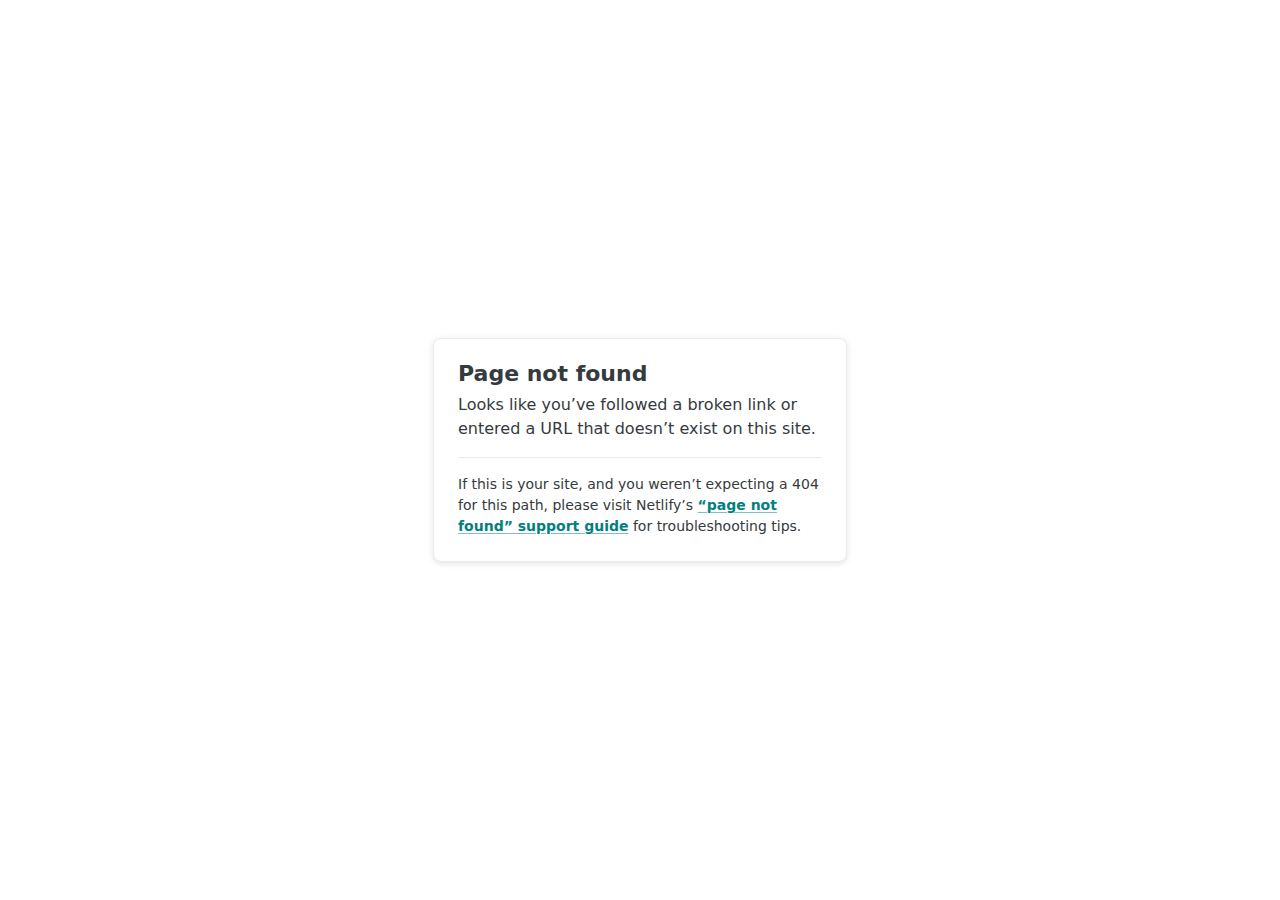
<file: create-account/index.html>
<!DOCTYPE html>
<!DOCTYPE html><html lang="en"><head>
    <meta charset="utf-8">
    <meta name="viewport" content="width=device-width, initial-scale=1.0">
    <title>Page not found</title>
    <style>
      :root {
        --colorRgbFacetsTeal600: 2 128 125;
        --colorTealAction: var(--colorRgbFacetsTeal600);
        --colorRgbFacetsNeutralLight200: 233 235 237;
        --colorHr: var(--colorRgbFacetsNeutralLight200);
        --colorRgbFacetsNeutralLight700: 53 58 62;
        --colorGrayDarkest: var(--colorRgbFacetsNeutralLight700);
        --colorGrayLighter: var(--colorRgbFacetsNeutralLight200);
        --colorText: var(--colorGrayDarkest);
        --effectShadowLightShallow: 0 1px 10px 0 rgb(53 58 62 / 6%),
          0 2px 4px 0 rgb(53 58 62 / 8%);
        --colorRgbFacetsNeutralDark900: 6 11 16;
      }
      body {
        font-family: system-ui, -apple-system, BlinkMacSystemFont, "Segoe UI",
          Roboto, Helvetica, Arial, sans-serif, "Apple Color Emoji",
          "Segoe UI Emoji", "Segoe UI Symbol";
        background: white;
        overflow: hidden;
        margin: 0;
        padding: 0;
        line-height: 1.5;
        color: rgb(var(--colorText));
      }

      @media (prefers-color-scheme: dark) {
        body {
          background: rgb(var(--colorRgbFacetsNeutralDark900));
        }
      }

      h1 {
        margin: 0;
        font-size: 1.375rem;
        line-height: 1;
      }

      h1 + p {
        margin-top: 8px;
      }

      .main {
        position: relative;
        display: flex;
        flex-direction: column;
        align-items: center;
        justify-content: center;
        height: 100vh;
        width: 100vw;
      }

      .card {
        position: relative;
        width: 75%;
        max-width: 364px;
        padding: 24px;
        background: white;
        border-radius: 8px;
        box-shadow: var(--effectShadowLightShallow);
        border: 1px solid rgb(var(--colorGrayLighter));
      }

      a {
        margin: 0;
        font-weight: 600;
        color: rgb(var(--colorTealAction));
        text-decoration-skip-ink: all;
        text-decoration-thickness: 1px;
        text-underline-offset: 2px;
        text-decoration-color: rgb(var(--colorTealAction) / 0.5);
        transition: text-decoration-color 0.15s ease-in-out;
      }

      a:hover,
      a:focus-visible {
        text-decoration-color: rgb(var(--colorTealAction));
      }

      p:last-of-type {
        margin-bottom: 0;
      }

      hr {
        border: 0;
        height: 1px;
        background: rgb(var(--colorHr));
        margin-top: 16px;
        margin-bottom: 16px;
      }

      .your-site {
        font-size: 0.875rem;
      }
    </style>
  </head>
  <body>
    <div class="main">
      <div class="card">
        <h1>Page not found</h1>
        <p>
          Looks like you’ve followed a broken link or entered a URL that doesn’t
          exist on this site.
        </p>
        <hr>
        <p class="your-site">
          If this is your site, and you weren’t expecting a 404 for this path,
          please visit Netlify’s
          <a href="https://answers.netlify.com/t/support-guide-i-ve-deployed-my-site-but-i-still-see-page-not-found/125?utm_source=404page&amp;utm_campaign=community_tracking">“page not found” support guide</a>
          for troubleshooting tips.
        </p>
      </div>
    </div>
  

</body></html>
</file>
<file: assets/index-e4z3Msao.css>
*,
:before,
:after {
    --tw-border-spacing-x: 0;
    --tw-border-spacing-y: 0;
    --tw-translate-x: 0;
    --tw-translate-y: 0;
    --tw-rotate: 0;
    --tw-skew-x: 0;
    --tw-skew-y: 0;
    --tw-scale-x: 1;
    --tw-scale-y: 1;
    --tw-pan-x: ;
    --tw-pan-y: ;
    --tw-pinch-zoom: ;
    --tw-scroll-snap-strictness: proximity;
    --tw-gradient-from-position: ;
    --tw-gradient-via-position: ;
    --tw-gradient-to-position: ;
    --tw-ordinal: ;
    --tw-slashed-zero: ;
    --tw-numeric-figure: ;
    --tw-numeric-spacing: ;
    --tw-numeric-fraction: ;
    --tw-ring-inset: ;
    --tw-ring-offset-width: 0px;
    --tw-ring-offset-color: #fff;
    --tw-ring-color: rgb(59 130 246 / .5);
    --tw-ring-offset-shadow: 0 0 #0000;
    --tw-ring-shadow: 0 0 #0000;
    --tw-shadow: 0 0 #0000;
    --tw-shadow-colored: 0 0 #0000;
    --tw-blur: ;
    --tw-brightness: ;
    --tw-contrast: ;
    --tw-grayscale: ;
    --tw-hue-rotate: ;
    --tw-invert: ;
    --tw-saturate: ;
    --tw-sepia: ;
    --tw-drop-shadow: ;
    --tw-backdrop-blur: ;
    --tw-backdrop-brightness: ;
    --tw-backdrop-contrast: ;
    --tw-backdrop-grayscale: ;
    --tw-backdrop-hue-rotate: ;
    --tw-backdrop-invert: ;
    --tw-backdrop-opacity: ;
    --tw-backdrop-saturate: ;
    --tw-backdrop-sepia: ;
    --tw-contain-size: ;
    --tw-contain-layout: ;
    --tw-contain-paint: ;
    --tw-contain-style:
}

::backdrop {
    --tw-border-spacing-x: 0;
    --tw-border-spacing-y: 0;
    --tw-translate-x: 0;
    --tw-translate-y: 0;
    --tw-rotate: 0;
    --tw-skew-x: 0;
    --tw-skew-y: 0;
    --tw-scale-x: 1;
    --tw-scale-y: 1;
    --tw-pan-x: ;
    --tw-pan-y: ;
    --tw-pinch-zoom: ;
    --tw-scroll-snap-strictness: proximity;
    --tw-gradient-from-position: ;
    --tw-gradient-via-position: ;
    --tw-gradient-to-position: ;
    --tw-ordinal: ;
    --tw-slashed-zero: ;
    --tw-numeric-figure: ;
    --tw-numeric-spacing: ;
    --tw-numeric-fraction: ;
    --tw-ring-inset: ;
    --tw-ring-offset-width: 0px;
    --tw-ring-offset-color: #fff;
    --tw-ring-color: rgb(59 130 246 / .5);
    --tw-ring-offset-shadow: 0 0 #0000;
    --tw-ring-shadow: 0 0 #0000;
    --tw-shadow: 0 0 #0000;
    --tw-shadow-colored: 0 0 #0000;
    --tw-blur: ;
    --tw-brightness: ;
    --tw-contrast: ;
    --tw-grayscale: ;
    --tw-hue-rotate: ;
    --tw-invert: ;
    --tw-saturate: ;
    --tw-sepia: ;
    --tw-drop-shadow: ;
    --tw-backdrop-blur: ;
    --tw-backdrop-brightness: ;
    --tw-backdrop-contrast: ;
    --tw-backdrop-grayscale: ;
    --tw-backdrop-hue-rotate: ;
    --tw-backdrop-invert: ;
    --tw-backdrop-opacity: ;
    --tw-backdrop-saturate: ;
    --tw-backdrop-sepia: ;
    --tw-contain-size: ;
    --tw-contain-layout: ;
    --tw-contain-paint: ;
    --tw-contain-style:
}

*,
:before,
:after {
    box-sizing: border-box;
    border-width: 0;
    border-style: solid;
    border-color: #e5e7eb
}

:before,
:after {
    --tw-content: ""
}

html,
:host {
    line-height: 1.5;
    -webkit-text-size-adjust: 100%;
    -moz-tab-size: 4;
    -o-tab-size: 4;
    tab-size: 4;
    font-family: ui-sans-serif, system-ui, sans-serif, "Apple Color Emoji", "Segoe UI Emoji", Segoe UI Symbol, "Noto Color Emoji";
    font-feature-settings: normal;
    font-variation-settings: normal;
    -webkit-tap-highlight-color: transparent
}

body {
    margin: 0;
    line-height: inherit
}

hr {
    height: 0;
    color: inherit;
    border-top-width: 1px
}

abbr:where([title]) {
    -webkit-text-decoration: underline dotted;
    text-decoration: underline dotted
}

h1,
h2,
h3,
h4,
h5,
h6 {
    font-size: inherit;
    font-weight: inherit
}

a {
    color: inherit;
    text-decoration: inherit
}

b,
strong {
    font-weight: bolder
}

code,
kbd,
samp,
pre {
    font-family: ui-monospace, SFMono-Regular, Menlo, Monaco, Consolas, Liberation Mono, Courier New, monospace;
    font-feature-settings: normal;
    font-variation-settings: normal;
    font-size: 1em
}

small {
    font-size: 80%
}

sub,
sup {
    font-size: 75%;
    line-height: 0;
    position: relative;
    vertical-align: baseline
}

sub {
    bottom: -.25em
}

sup {
    top: -.5em
}

table {
    text-indent: 0;
    border-color: inherit;
    border-collapse: collapse
}

button,
input,
optgroup,
select,
textarea {
    font-family: inherit;
    font-feature-settings: inherit;
    font-variation-settings: inherit;
    font-size: 100%;
    font-weight: inherit;
    line-height: inherit;
    letter-spacing: inherit;
    color: inherit;
    margin: 0;
    padding: 0
}

button,
select {
    text-transform: none
}

button,
input:where([type=button]),
input:where([type=reset]),
input:where([type=submit]) {
    -webkit-appearance: button;
    background-color: transparent;
    background-image: none
}

:-moz-focusring {
    outline: auto
}

:-moz-ui-invalid {
    box-shadow: none
}

progress {
    vertical-align: baseline
}

::-webkit-inner-spin-button,
::-webkit-outer-spin-button {
    height: auto
}

[type=search] {
    -webkit-appearance: textfield;
    outline-offset: -2px
}

::-webkit-search-decoration {
    -webkit-appearance: none
}

::-webkit-file-upload-button {
    -webkit-appearance: button;
    font: inherit
}

summary {
    display: list-item
}

blockquote,
dl,
dd,
h1,
h2,
h3,
h4,
h5,
h6,
hr,
figure,
p,
pre {
    margin: 0
}

fieldset {
    margin: 0;
    padding: 0
}

legend {
    padding: 0
}

ol,
ul,
menu {
    list-style: none;
    margin: 0;
    padding: 0
}

dialog {
    padding: 0
}

textarea {
    resize: vertical
}

input::-moz-placeholder,
textarea::-moz-placeholder {
    opacity: 1;
    color: #9ca3af
}

input::placeholder,
textarea::placeholder {
    opacity: 1;
    color: #9ca3af
}

button,
[role=button] {
    cursor: pointer
}

:disabled {
    cursor: default
}

img,
svg,
video,
canvas,
audio,
iframe,
embed,
object {
    display: block;
    vertical-align: middle
}

img,
video {
    max-width: 100%;
    height: auto
}

[hidden]:where(:not([hidden=until-found])) {
    display: none
}

.absolute {
    position: absolute
}

.relative {
    position: relative
}

.sticky {
    position: sticky
}

.inset-0 {
    top: 0;
    right: 0;
    bottom: 0;
    left: 0
}

.-bottom-2 {
    bottom: -.5rem
}

.-bottom-3 {
    bottom: -.75rem
}

.-bottom-4 {
    bottom: -1rem
}

.-bottom-8 {
    bottom: -2rem
}

.-left-2 {
    left: -.5rem
}

.-left-20 {
    left: -5rem
}

.-left-4 {
    left: -1rem
}

.-right-1 {
    right: -.25rem
}

.-right-2 {
    right: -.5rem
}

.-right-4 {
    right: -1rem
}

.-right-8 {
    right: -2rem
}

.-top-1 {
    top: -.25rem
}

.-top-2 {
    top: -.5rem
}

.-top-4 {
    top: -1rem
}

.-top-8 {
    top: -2rem
}

.bottom-0 {
    bottom: 0
}

.bottom-1 {
    bottom: .25rem
}

.bottom-20 {
    bottom: 5rem
}

.bottom-6 {
    bottom: 1.5rem
}

.bottom-8 {
    bottom: 2rem
}

.left-0 {
    left: 0
}

.left-1\/2 {
    left: 50%
}

.left-10 {
    left: 2.5rem
}

.left-20 {
    left: 5rem
}

.left-3 {
    left: .75rem
}

.left-4 {
    left: 1rem
}

.left-6 {
    left: 1.5rem
}

.left-8 {
    left: 2rem
}

.right-0 {
    right: 0
}

.right-10 {
    right: 2.5rem
}

.right-3 {
    right: .75rem
}

.right-4 {
    right: 1rem
}

.right-6 {
    right: 1.5rem
}

.top-0 {
    top: 0
}

.top-1 {
    top: .25rem
}

.top-1\/2 {
    top: 50%
}

.top-20 {
    top: 5rem
}

.top-4 {
    top: 1rem
}

.top-40 {
    top: 10rem
}

.z-10 {
    z-index: 10
}

.z-50 {
    z-index: 50
}

.mx-auto {
    margin-left: auto;
    margin-right: auto
}

.mb-1 {
    margin-bottom: .25rem
}

.mb-12 {
    margin-bottom: 3rem
}

.mb-16 {
    margin-bottom: 4rem
}

.mb-2 {
    margin-bottom: .5rem
}

.mb-3 {
    margin-bottom: .75rem
}

.mb-4 {
    margin-bottom: 1rem
}

.mb-6 {
    margin-bottom: 1.5rem
}

.mb-8 {
    margin-bottom: 2rem
}

.ml-1 {
    margin-left: .25rem
}

.ml-2 {
    margin-left: .5rem
}

.ml-3 {
    margin-left: .75rem
}

.ml-auto {
    margin-left: auto
}

.mr-1 {
    margin-right: .25rem
}

.mr-2 {
    margin-right: .5rem
}

.mr-3 {
    margin-right: .75rem
}

.mr-4 {
    margin-right: 1rem
}

.mt-1 {
    margin-top: .25rem
}

.mt-12 {
    margin-top: 3rem
}

.mt-16 {
    margin-top: 4rem
}

.mt-2 {
    margin-top: .5rem
}

.mt-3 {
    margin-top: .75rem
}

.mt-4 {
    margin-top: 1rem
}

.mt-6 {
    margin-top: 1.5rem
}

.mt-8 {
    margin-top: 2rem
}

.block {
    display: block
}

.flex {
    display: flex
}

.inline-flex {
    display: inline-flex
}

.grid {
    display: grid
}

.hidden {
    display: none
}

.h-0 {
    height: 0px
}

.h-1 {
    height: .25rem
}

.h-10 {
    height: 2.5rem
}

.h-12 {
    height: 3rem
}

.h-16 {
    height: 4rem
}

.h-2 {
    height: .5rem
}

.h-2\.5 {
    height: .625rem
}

.h-20 {
    height: 5rem
}

.h-24 {
    height: 6rem
}

.h-3 {
    height: .75rem
}

.h-32 {
    height: 8rem
}

.h-4 {
    height: 1rem
}

.h-48 {
    height: 12rem
}

.h-5 {
    height: 1.25rem
}

.h-6 {
    height: 1.5rem
}

.h-72 {
    height: 18rem
}

.h-8 {
    height: 2rem
}

.h-96 {
    height: 24rem
}

.h-full {
    height: 100%
}

.min-h-\[calc\(100vh-64px\)\] {
    min-height: calc(100vh - 64px)
}

.min-h-screen {
    min-height: 100vh
}

.w-0 {
    width: 0px
}

.w-10 {
    width: 2.5rem
}

.w-12 {
    width: 3rem
}

.w-16 {
    width: 4rem
}

.w-2 {
    width: .5rem
}

.w-2\.5 {
    width: .625rem
}

.w-20 {
    width: 5rem
}

.w-24 {
    width: 6rem
}

.w-28 {
    width: 7rem
}

.w-3 {
    width: .75rem
}

.w-32 {
    width: 8rem
}

.w-4 {
    width: 1rem
}

.w-5 {
    width: 1.25rem
}

.w-6 {
    width: 1.5rem
}

.w-64 {
    width: 16rem
}

.w-72 {
    width: 18rem
}

.w-8 {
    width: 2rem
}

.w-96 {
    width: 24rem
}

.w-auto {
    width: auto
}

.w-full {
    width: 100%
}

.max-w-2xl {
    max-width: 42rem
}

.max-w-3xl {
    max-width: 48rem
}

.max-w-5xl {
    max-width: 64rem
}

.max-w-7xl {
    max-width: 80rem
}

.max-w-md {
    max-width: 28rem
}

.flex-1 {
    flex: 1 1 0%
}

.flex-shrink-0 {
    flex-shrink: 0
}

.-translate-x-1\/2 {
    --tw-translate-x: -50%;
    transform: translate(var(--tw-translate-x), var(--tw-translate-y)) rotate(var(--tw-rotate)) skew(var(--tw-skew-x)) skewY(var(--tw-skew-y)) scaleX(var(--tw-scale-x)) scaleY(var(--tw-scale-y))
}

.-translate-y-1\/2 {
    --tw-translate-y: -50%;
    transform: translate(var(--tw-translate-x), var(--tw-translate-y)) rotate(var(--tw-rotate)) skew(var(--tw-skew-x)) skewY(var(--tw-skew-y)) scaleX(var(--tw-scale-x)) scaleY(var(--tw-scale-y))
}

.translate-x-0 {
    --tw-translate-x: 0px;
    transform: translate(var(--tw-translate-x), var(--tw-translate-y)) rotate(var(--tw-rotate)) skew(var(--tw-skew-x)) skewY(var(--tw-skew-y)) scaleX(var(--tw-scale-x)) scaleY(var(--tw-scale-y))
}

.translate-x-10 {
    --tw-translate-x: 2.5rem;
    transform: translate(var(--tw-translate-x), var(--tw-translate-y)) rotate(var(--tw-rotate)) skew(var(--tw-skew-x)) skewY(var(--tw-skew-y)) scaleX(var(--tw-scale-x)) scaleY(var(--tw-scale-y))
}

.translate-x-\[-50px\] {
    --tw-translate-x: -50px;
    transform: translate(var(--tw-translate-x), var(--tw-translate-y)) rotate(var(--tw-rotate)) skew(var(--tw-skew-x)) skewY(var(--tw-skew-y)) scaleX(var(--tw-scale-x)) scaleY(var(--tw-scale-y))
}

.translate-x-\[50px\] {
    --tw-translate-x: 50px;
    transform: translate(var(--tw-translate-x), var(--tw-translate-y)) rotate(var(--tw-rotate)) skew(var(--tw-skew-x)) skewY(var(--tw-skew-y)) scaleX(var(--tw-scale-x)) scaleY(var(--tw-scale-y))
}

.translate-y-0 {
    --tw-translate-y: 0px;
    transform: translate(var(--tw-translate-x), var(--tw-translate-y)) rotate(var(--tw-rotate)) skew(var(--tw-skew-x)) skewY(var(--tw-skew-y)) scaleX(var(--tw-scale-x)) scaleY(var(--tw-scale-y))
}

.translate-y-10 {
    --tw-translate-y: 2.5rem;
    transform: translate(var(--tw-translate-x), var(--tw-translate-y)) rotate(var(--tw-rotate)) skew(var(--tw-skew-x)) skewY(var(--tw-skew-y)) scaleX(var(--tw-scale-x)) scaleY(var(--tw-scale-y))
}

.translate-y-8 {
    --tw-translate-y: 2rem;
    transform: translate(var(--tw-translate-x), var(--tw-translate-y)) rotate(var(--tw-rotate)) skew(var(--tw-skew-x)) skewY(var(--tw-skew-y)) scaleX(var(--tw-scale-x)) scaleY(var(--tw-scale-y))
}

.translate-y-full {
    --tw-translate-y: 100%;
    transform: translate(var(--tw-translate-x), var(--tw-translate-y)) rotate(var(--tw-rotate)) skew(var(--tw-skew-x)) skewY(var(--tw-skew-y)) scaleX(var(--tw-scale-x)) scaleY(var(--tw-scale-y))
}

.scale-100 {
    --tw-scale-x: 1;
    --tw-scale-y: 1;
    transform: translate(var(--tw-translate-x), var(--tw-translate-y)) rotate(var(--tw-rotate)) skew(var(--tw-skew-x)) skewY(var(--tw-skew-y)) scaleX(var(--tw-scale-x)) scaleY(var(--tw-scale-y))
}

.scale-105 {
    --tw-scale-x: 1.05;
    --tw-scale-y: 1.05;
    transform: translate(var(--tw-translate-x), var(--tw-translate-y)) rotate(var(--tw-rotate)) skew(var(--tw-skew-x)) skewY(var(--tw-skew-y)) scaleX(var(--tw-scale-x)) scaleY(var(--tw-scale-y))
}

.scale-150 {
    --tw-scale-x: 1.5;
    --tw-scale-y: 1.5;
    transform: translate(var(--tw-translate-x), var(--tw-translate-y)) rotate(var(--tw-rotate)) skew(var(--tw-skew-x)) skewY(var(--tw-skew-y)) scaleX(var(--tw-scale-x)) scaleY(var(--tw-scale-y))
}

.scale-75 {
    --tw-scale-x: .75;
    --tw-scale-y: .75;
    transform: translate(var(--tw-translate-x), var(--tw-translate-y)) rotate(var(--tw-rotate)) skew(var(--tw-skew-x)) skewY(var(--tw-skew-y)) scaleX(var(--tw-scale-x)) scaleY(var(--tw-scale-y))
}

.transform {
    transform: translate(var(--tw-translate-x), var(--tw-translate-y)) rotate(var(--tw-rotate)) skew(var(--tw-skew-x)) skewY(var(--tw-skew-y)) scaleX(var(--tw-scale-x)) scaleY(var(--tw-scale-y))
}

@keyframes bounce {
    0%,
    to {
        transform: translateY(-25%);
        animation-timing-function: cubic-bezier(.8, 0, 1, 1)
    }
    50% {
        transform: none;
        animation-timing-function: cubic-bezier(0, 0, .2, 1)
    }
}

.animate-bounce {
    animation: bounce 1s infinite
}

@keyframes ping {
    75%,
    to {
        transform: scale(2);
        opacity: 0
    }
}

.animate-ping {
    animation: ping 1s cubic-bezier(0, 0, .2, 1) infinite
}

@keyframes pulse {
    50% {
        opacity: .5
    }
}

.animate-pulse {
    animation: pulse 2s cubic-bezier(.4, 0, .6, 1) infinite
}

.cursor-pointer {
    cursor: pointer
}

.grid-cols-1 {
    grid-template-columns: repeat(1, minmax(0, 1fr))
}

.grid-cols-2 {
    grid-template-columns: repeat(2, minmax(0, 1fr))
}

.grid-cols-3 {
    grid-template-columns: repeat(3, minmax(0, 1fr))
}

.flex-col {
    flex-direction: column
}

.flex-wrap {
    flex-wrap: wrap
}

.items-start {
    align-items: flex-start
}

.items-center {
    align-items: center
}

.items-baseline {
    align-items: baseline
}

.justify-center {
    justify-content: center
}

.justify-between {
    justify-content: space-between
}

.gap-12 {
    gap: 3rem
}

.gap-3 {
    gap: .75rem
}

.gap-4 {
    gap: 1rem
}

.gap-6 {
    gap: 1.5rem
}

.gap-8 {
    gap: 2rem
}

.space-x-2>:not([hidden])~:not([hidden]) {
    --tw-space-x-reverse: 0;
    margin-right: calc(.5rem * var(--tw-space-x-reverse));
    margin-left: calc(.5rem * calc(1 - var(--tw-space-x-reverse)))
}

.space-x-3>:not([hidden])~:not([hidden]) {
    --tw-space-x-reverse: 0;
    margin-right: calc(.75rem * var(--tw-space-x-reverse));
    margin-left: calc(.75rem * calc(1 - var(--tw-space-x-reverse)))
}

.space-x-4>:not([hidden])~:not([hidden]) {
    --tw-space-x-reverse: 0;
    margin-right: calc(1rem * var(--tw-space-x-reverse));
    margin-left: calc(1rem * calc(1 - var(--tw-space-x-reverse)))
}

.space-x-6>:not([hidden])~:not([hidden]) {
    --tw-space-x-reverse: 0;
    margin-right: calc(1.5rem * var(--tw-space-x-reverse));
    margin-left: calc(1.5rem * calc(1 - var(--tw-space-x-reverse)))
}

.space-x-8>:not([hidden])~:not([hidden]) {
    --tw-space-x-reverse: 0;
    margin-right: calc(2rem * var(--tw-space-x-reverse));
    margin-left: calc(2rem * calc(1 - var(--tw-space-x-reverse)))
}

.space-y-1>:not([hidden])~:not([hidden]) {
    --tw-space-y-reverse: 0;
    margin-top: calc(.25rem * calc(1 - var(--tw-space-y-reverse)));
    margin-bottom: calc(.25rem * var(--tw-space-y-reverse))
}

.space-y-2>:not([hidden])~:not([hidden]) {
    --tw-space-y-reverse: 0;
    margin-top: calc(.5rem * calc(1 - var(--tw-space-y-reverse)));
    margin-bottom: calc(.5rem * var(--tw-space-y-reverse))
}

.space-y-3>:not([hidden])~:not([hidden]) {
    --tw-space-y-reverse: 0;
    margin-top: calc(.75rem * calc(1 - var(--tw-space-y-reverse)));
    margin-bottom: calc(.75rem * var(--tw-space-y-reverse))
}

.space-y-32>:not([hidden])~:not([hidden]) {
    --tw-space-y-reverse: 0;
    margin-top: calc(8rem * calc(1 - var(--tw-space-y-reverse)));
    margin-bottom: calc(8rem * var(--tw-space-y-reverse))
}

.space-y-4>:not([hidden])~:not([hidden]) {
    --tw-space-y-reverse: 0;
    margin-top: calc(1rem * calc(1 - var(--tw-space-y-reverse)));
    margin-bottom: calc(1rem * var(--tw-space-y-reverse))
}

.space-y-6>:not([hidden])~:not([hidden]) {
    --tw-space-y-reverse: 0;
    margin-top: calc(1.5rem * calc(1 - var(--tw-space-y-reverse)));
    margin-bottom: calc(1.5rem * var(--tw-space-y-reverse))
}

.overflow-hidden {
    overflow: hidden
}

.rounded {
    border-radius: .25rem
}

.rounded-2xl {
    border-radius: 1rem
}

.rounded-3xl {
    border-radius: 1.5rem
}

.rounded-full {
    border-radius: 9999px
}

.rounded-lg {
    border-radius: .5rem
}

.rounded-xl {
    border-radius: .75rem
}

.border {
    border-width: 1px
}

.border-2 {
    border-width: 2px
}

.border-4 {
    border-width: 4px
}

.border-b {
    border-bottom-width: 1px
}

.border-l-4 {
    border-left-width: 4px
}

.border-r-4 {
    border-right-width: 4px
}

.border-t {
    border-top-width: 1px
}

.border-t-4 {
    border-top-width: 4px
}

.border-\[\#4B88FF\]\/30 {
    border-color: #4b88ff4d
}

.border-gray-100 {
    --tw-border-opacity: 1;
    border-color: rgb(243 244 246 / var(--tw-border-opacity, 1))
}

.border-gray-200 {
    --tw-border-opacity: 1;
    border-color: rgb(229 231 235 / var(--tw-border-opacity, 1))
}

.border-gray-200\/50 {
    border-color: #e5e7eb80
}

.border-gray-300 {
    --tw-border-opacity: 1;
    border-color: rgb(209 213 219 / var(--tw-border-opacity, 1))
}

.border-gray-800 {
    --tw-border-opacity: 1;
    border-color: rgb(31 41 55 / var(--tw-border-opacity, 1))
}

.border-white {
    --tw-border-opacity: 1;
    border-color: rgb(255 255 255 / var(--tw-border-opacity, 1))
}

.border-white\/10 {
    border-color: #ffffff1a
}

.border-white\/20 {
    border-color: #fff3
}

.border-white\/30 {
    border-color: #ffffff4d
}

.border-yellow-200 {
    --tw-border-opacity: 1;
    border-color: rgb(254 240 138 / var(--tw-border-opacity, 1))
}

.border-l-transparent {
    border-left-color: transparent
}

.border-r-transparent {
    border-right-color: transparent
}

.border-t-white {
    --tw-border-opacity: 1;
    border-top-color: rgb(255 255 255 / var(--tw-border-opacity, 1))
}

.bg-\[\#4B88FF\] {
    --tw-bg-opacity: 1;
    background-color: rgb(75 136 255 / var(--tw-bg-opacity, 1))
}

.bg-\[\#4B88FF\]\/10 {
    background-color: #4b88ff1a
}

.bg-\[\#4B88FF\]\/20 {
    background-color: #4b88ff33
}

.bg-blue-100 {
    --tw-bg-opacity: 1;
    background-color: rgb(219 234 254 / var(--tw-bg-opacity, 1))
}

.bg-blue-200 {
    --tw-bg-opacity: 1;
    background-color: rgb(191 219 254 / var(--tw-bg-opacity, 1))
}

.bg-blue-400 {
    --tw-bg-opacity: 1;
    background-color: rgb(96 165 250 / var(--tw-bg-opacity, 1))
}

.bg-blue-50 {
    --tw-bg-opacity: 1;
    background-color: rgb(239 246 255 / var(--tw-bg-opacity, 1))
}

.bg-blue-500 {
    --tw-bg-opacity: 1;
    background-color: rgb(59 130 246 / var(--tw-bg-opacity, 1))
}

.bg-gray-200 {
    --tw-bg-opacity: 1;
    background-color: rgb(229 231 235 / var(--tw-bg-opacity, 1))
}

.bg-gray-300 {
    --tw-bg-opacity: 1;
    background-color: rgb(209 213 219 / var(--tw-bg-opacity, 1))
}

.bg-gray-400 {
    --tw-bg-opacity: 1;
    background-color: rgb(156 163 175 / var(--tw-bg-opacity, 1))
}

.bg-gray-50 {
    --tw-bg-opacity: 1;
    background-color: rgb(249 250 251 / var(--tw-bg-opacity, 1))
}

.bg-gray-700 {
    --tw-bg-opacity: 1;
    background-color: rgb(55 65 81 / var(--tw-bg-opacity, 1))
}

.bg-gray-800 {
    --tw-bg-opacity: 1;
    background-color: rgb(31 41 55 / var(--tw-bg-opacity, 1))
}

.bg-gray-900 {
    --tw-bg-opacity: 1;
    background-color: rgb(17 24 39 / var(--tw-bg-opacity, 1))
}

.bg-green-100 {
    --tw-bg-opacity: 1;
    background-color: rgb(220 252 231 / var(--tw-bg-opacity, 1))
}

.bg-green-400 {
    --tw-bg-opacity: 1;
    background-color: rgb(74 222 128 / var(--tw-bg-opacity, 1))
}

.bg-green-50 {
    --tw-bg-opacity: 1;
    background-color: rgb(240 253 244 / var(--tw-bg-opacity, 1))
}

.bg-green-500 {
    --tw-bg-opacity: 1;
    background-color: rgb(34 197 94 / var(--tw-bg-opacity, 1))
}

.bg-indigo-50 {
    --tw-bg-opacity: 1;
    background-color: rgb(238 242 255 / var(--tw-bg-opacity, 1))
}

.bg-orange-400 {
    --tw-bg-opacity: 1;
    background-color: rgb(251 146 60 / var(--tw-bg-opacity, 1))
}

.bg-orange-50 {
    --tw-bg-opacity: 1;
    background-color: rgb(255 247 237 / var(--tw-bg-opacity, 1))
}

.bg-pink-200 {
    --tw-bg-opacity: 1;
    background-color: rgb(251 207 232 / var(--tw-bg-opacity, 1))
}

.bg-pink-50 {
    --tw-bg-opacity: 1;
    background-color: rgb(253 242 248 / var(--tw-bg-opacity, 1))
}

.bg-purple-200 {
    --tw-bg-opacity: 1;
    background-color: rgb(233 213 255 / var(--tw-bg-opacity, 1))
}

.bg-purple-400 {
    --tw-bg-opacity: 1;
    background-color: rgb(192 132 252 / var(--tw-bg-opacity, 1))
}

.bg-purple-50 {
    --tw-bg-opacity: 1;
    background-color: rgb(250 245 255 / var(--tw-bg-opacity, 1))
}

.bg-red-500 {
    --tw-bg-opacity: 1;
    background-color: rgb(239 68 68 / var(--tw-bg-opacity, 1))
}

.bg-white {
    --tw-bg-opacity: 1;
    background-color: rgb(255 255 255 / var(--tw-bg-opacity, 1))
}

.bg-white\/10 {
    background-color: #ffffff1a
}

.bg-white\/20 {
    background-color: #fff3
}

.bg-white\/30 {
    background-color: #ffffff4d
}

.bg-white\/5 {
    background-color: #ffffff0d
}

.bg-white\/60 {
    background-color: #fff9
}

.bg-white\/80 {
    background-color: #fffc
}

.bg-white\/90 {
    background-color: #ffffffe6
}

.bg-white\/95 {
    background-color: #fffffff2
}

.bg-yellow-400 {
    --tw-bg-opacity: 1;
    background-color: rgb(250 204 21 / var(--tw-bg-opacity, 1))
}

.bg-yellow-50 {
    --tw-bg-opacity: 1;
    background-color: rgb(254 252 232 / var(--tw-bg-opacity, 1))
}

.bg-gradient-to-b {
    background-image: linear-gradient(to bottom, var(--tw-gradient-stops))
}

.bg-gradient-to-br {
    background-image: linear-gradient(to bottom right, var(--tw-gradient-stops))
}

.bg-gradient-to-r {
    background-image: linear-gradient(to right, var(--tw-gradient-stops))
}

.from-\[\#4B88FF\] {
    --tw-gradient-from: #4B88FF var(--tw-gradient-from-position);
    --tw-gradient-to: rgb(75 136 255 / 0) var(--tw-gradient-to-position);
    --tw-gradient-stops: var(--tw-gradient-from), var(--tw-gradient-to)
}

.from-\[\#4B88FF\]\/10 {
    --tw-gradient-from: rgb(75 136 255 / .1) var(--tw-gradient-from-position);
    --tw-gradient-to: rgb(75 136 255 / 0) var(--tw-gradient-to-position);
    --tw-gradient-stops: var(--tw-gradient-from), var(--tw-gradient-to)
}

.from-\[\#4B88FF\]\/20 {
    --tw-gradient-from: rgb(75 136 255 / .2) var(--tw-gradient-from-position);
    --tw-gradient-to: rgb(75 136 255 / 0) var(--tw-gradient-to-position);
    --tw-gradient-stops: var(--tw-gradient-from), var(--tw-gradient-to)
}

.from-blue-200 {
    --tw-gradient-from: #bfdbfe var(--tw-gradient-from-position);
    --tw-gradient-to: rgb(191 219 254 / 0) var(--tw-gradient-to-position);
    --tw-gradient-stops: var(--tw-gradient-from), var(--tw-gradient-to)
}

.from-blue-500 {
    --tw-gradient-from: #3b82f6 var(--tw-gradient-from-position);
    --tw-gradient-to: rgb(59 130 246 / 0) var(--tw-gradient-to-position);
    --tw-gradient-stops: var(--tw-gradient-from), var(--tw-gradient-to)
}

.from-blue-600 {
    --tw-gradient-from: #2563eb var(--tw-gradient-from-position);
    --tw-gradient-to: rgb(37 99 235 / 0) var(--tw-gradient-to-position);
    --tw-gradient-stops: var(--tw-gradient-from), var(--tw-gradient-to)
}

.from-gray-100 {
    --tw-gradient-from: #f3f4f6 var(--tw-gradient-from-position);
    --tw-gradient-to: rgb(243 244 246 / 0) var(--tw-gradient-to-position);
    --tw-gradient-stops: var(--tw-gradient-from), var(--tw-gradient-to)
}

.from-gray-50 {
    --tw-gradient-from: #f9fafb var(--tw-gradient-from-position);
    --tw-gradient-to: rgb(249 250 251 / 0) var(--tw-gradient-to-position);
    --tw-gradient-stops: var(--tw-gradient-from), var(--tw-gradient-to)
}

.from-green-200 {
    --tw-gradient-from: #bbf7d0 var(--tw-gradient-from-position);
    --tw-gradient-to: rgb(187 247 208 / 0) var(--tw-gradient-to-position);
    --tw-gradient-stops: var(--tw-gradient-from), var(--tw-gradient-to)
}

.from-green-500 {
    --tw-gradient-from: #22c55e var(--tw-gradient-from-position);
    --tw-gradient-to: rgb(34 197 94 / 0) var(--tw-gradient-to-position);
    --tw-gradient-stops: var(--tw-gradient-from), var(--tw-gradient-to)
}

.from-indigo-500 {
    --tw-gradient-from: #6366f1 var(--tw-gradient-from-position);
    --tw-gradient-to: rgb(99 102 241 / 0) var(--tw-gradient-to-position);
    --tw-gradient-stops: var(--tw-gradient-from), var(--tw-gradient-to)
}

.from-orange-500 {
    --tw-gradient-from: #f97316 var(--tw-gradient-from-position);
    --tw-gradient-to: rgb(249 115 22 / 0) var(--tw-gradient-to-position);
    --tw-gradient-stops: var(--tw-gradient-from), var(--tw-gradient-to)
}

.from-pink-200 {
    --tw-gradient-from: #fbcfe8 var(--tw-gradient-from-position);
    --tw-gradient-to: rgb(251 207 232 / 0) var(--tw-gradient-to-position);
    --tw-gradient-stops: var(--tw-gradient-from), var(--tw-gradient-to)
}

.from-pink-500 {
    --tw-gradient-from: #ec4899 var(--tw-gradient-from-position);
    --tw-gradient-to: rgb(236 72 153 / 0) var(--tw-gradient-to-position);
    --tw-gradient-stops: var(--tw-gradient-from), var(--tw-gradient-to)
}

.from-purple-500 {
    --tw-gradient-from: #a855f7 var(--tw-gradient-from-position);
    --tw-gradient-to: rgb(168 85 247 / 0) var(--tw-gradient-to-position);
    --tw-gradient-stops: var(--tw-gradient-from), var(--tw-gradient-to)
}

.from-slate-100 {
    --tw-gradient-from: #f1f5f9 var(--tw-gradient-from-position);
    --tw-gradient-to: rgb(241 245 249 / 0) var(--tw-gradient-to-position);
    --tw-gradient-stops: var(--tw-gradient-from), var(--tw-gradient-to)
}

.from-slate-50 {
    --tw-gradient-from: #f8fafc var(--tw-gradient-from-position);
    --tw-gradient-to: rgb(248 250 252 / 0) var(--tw-gradient-to-position);
    --tw-gradient-stops: var(--tw-gradient-from), var(--tw-gradient-to)
}

.from-white {
    --tw-gradient-from: #fff var(--tw-gradient-from-position);
    --tw-gradient-to: rgb(255 255 255 / 0) var(--tw-gradient-to-position);
    --tw-gradient-stops: var(--tw-gradient-from), var(--tw-gradient-to)
}

.from-yellow-400 {
    --tw-gradient-from: #facc15 var(--tw-gradient-from-position);
    --tw-gradient-to: rgb(250 204 21 / 0) var(--tw-gradient-to-position);
    --tw-gradient-stops: var(--tw-gradient-from), var(--tw-gradient-to)
}

.from-yellow-50 {
    --tw-gradient-from: #fefce8 var(--tw-gradient-from-position);
    --tw-gradient-to: rgb(254 252 232 / 0) var(--tw-gradient-to-position);
    --tw-gradient-stops: var(--tw-gradient-from), var(--tw-gradient-to)
}

.from-yellow-500 {
    --tw-gradient-from: #eab308 var(--tw-gradient-from-position);
    --tw-gradient-to: rgb(234 179 8 / 0) var(--tw-gradient-to-position);
    --tw-gradient-stops: var(--tw-gradient-from), var(--tw-gradient-to)
}

.via-blue-50 {
    --tw-gradient-to: rgb(239 246 255 / 0) var(--tw-gradient-to-position);
    --tw-gradient-stops: var(--tw-gradient-from), #eff6ff var(--tw-gradient-via-position), var(--tw-gradient-to)
}

.via-orange-500 {
    --tw-gradient-to: rgb(249 115 22 / 0) var(--tw-gradient-to-position);
    --tw-gradient-stops: var(--tw-gradient-from), #f97316 var(--tw-gradient-via-position), var(--tw-gradient-to)
}

.via-purple-500\/10 {
    --tw-gradient-to: rgb(168 85 247 / 0) var(--tw-gradient-to-position);
    --tw-gradient-stops: var(--tw-gradient-from), rgb(168 85 247 / .1) var(--tw-gradient-via-position), var(--tw-gradient-to)
}

.to-\[\#6366F1\] {
    --tw-gradient-to: #6366F1 var(--tw-gradient-to-position)
}

.to-\[\#6366F1\]\/20 {
    --tw-gradient-to: rgb(99 102 241 / .2) var(--tw-gradient-to-position)
}

.to-blue-100 {
    --tw-gradient-to: #dbeafe var(--tw-gradient-to-position)
}

.to-blue-200 {
    --tw-gradient-to: #bfdbfe var(--tw-gradient-to-position)
}

.to-cyan-500 {
    --tw-gradient-to: #06b6d4 var(--tw-gradient-to-position)
}

.to-emerald-500 {
    --tw-gradient-to: #10b981 var(--tw-gradient-to-position)
}

.to-gray-200 {
    --tw-gradient-to: #e5e7eb var(--tw-gradient-to-position)
}

.to-gray-50 {
    --tw-gradient-to: #f9fafb var(--tw-gradient-to-position)
}

.to-indigo-100 {
    --tw-gradient-to: #e0e7ff var(--tw-gradient-to-position)
}

.to-orange-50 {
    --tw-gradient-to: #fff7ed var(--tw-gradient-to-position)
}

.to-orange-500 {
    --tw-gradient-to: #f97316 var(--tw-gradient-to-position)
}

.to-pink-500 {
    --tw-gradient-to: #ec4899 var(--tw-gradient-to-position)
}

.to-pink-500\/10 {
    --tw-gradient-to: rgb(236 72 153 / .1) var(--tw-gradient-to-position)
}

.to-purple-200 {
    --tw-gradient-to: #e9d5ff var(--tw-gradient-to-position)
}

.to-purple-500 {
    --tw-gradient-to: #a855f7 var(--tw-gradient-to-position)
}

.to-purple-600 {
    --tw-gradient-to: #9333ea var(--tw-gradient-to-position)
}

.to-red-500 {
    --tw-gradient-to: #ef4444 var(--tw-gradient-to-position)
}

.to-rose-500 {
    --tw-gradient-to: #f43f5e var(--tw-gradient-to-position)
}

.to-white {
    --tw-gradient-to: #fff var(--tw-gradient-to-position)
}

.to-yellow-200 {
    --tw-gradient-to: #fef08a var(--tw-gradient-to-position)
}

.bg-clip-text {
    -webkit-background-clip: text;
    background-clip: text
}

.fill-current {
    fill: currentColor
}

.object-contain {
    -o-object-fit: contain;
    object-fit: contain
}

.p-1\.5 {
    padding: .375rem
}

.p-12 {
    padding: 3rem
}

.p-2 {
    padding: .5rem
}

.p-3 {
    padding: .75rem
}

.p-4 {
    padding: 1rem
}

.p-6 {
    padding: 1.5rem
}

.p-8 {
    padding: 2rem
}

.px-2 {
    padding-left: .5rem;
    padding-right: .5rem
}

.px-3 {
    padding-left: .75rem;
    padding-right: .75rem
}

.px-4 {
    padding-left: 1rem;
    padding-right: 1rem
}

.px-6 {
    padding-left: 1.5rem;
    padding-right: 1.5rem
}

.px-8 {
    padding-left: 2rem;
    padding-right: 2rem
}

.py-1 {
    padding-top: .25rem;
    padding-bottom: .25rem
}

.py-12 {
    padding-top: 3rem;
    padding-bottom: 3rem
}

.py-16 {
    padding-top: 4rem;
    padding-bottom: 4rem
}

.py-2 {
    padding-top: .5rem;
    padding-bottom: .5rem
}

.py-20 {
    padding-top: 5rem;
    padding-bottom: 5rem
}

.py-3 {
    padding-top: .75rem;
    padding-bottom: .75rem
}

.py-4 {
    padding-top: 1rem;
    padding-bottom: 1rem
}

.pb-3 {
    padding-bottom: .75rem
}

.pl-10 {
    padding-left: 2.5rem
}

.pr-12 {
    padding-right: 3rem
}

.pr-4 {
    padding-right: 1rem
}

.pt-2 {
    padding-top: .5rem
}

.pt-8 {
    padding-top: 2rem
}

.text-left {
    text-align: left
}

.text-center {
    text-align: center
}

.text-right {
    text-align: right
}

.text-2xl {
    font-size: 1.5rem;
    line-height: 2rem
}

.text-3xl {
    font-size: 1.875rem;
    line-height: 2.25rem
}

.text-4xl {
    font-size: 2.25rem;
    line-height: 2.5rem
}

.text-base {
    font-size: 1rem;
    line-height: 1.5rem
}

.text-lg {
    font-size: 1.125rem;
    line-height: 1.75rem
}

.text-sm {
    font-size: .875rem;
    line-height: 1.25rem
}

.text-xl {
    font-size: 1.25rem;
    line-height: 1.75rem
}

.text-xs {
    font-size: .75rem;
    line-height: 1rem
}

.font-bold {
    font-weight: 700
}

.font-medium {
    font-weight: 500
}

.font-semibold {
    font-weight: 600
}

.italic {
    font-style: italic
}

.not-italic {
    font-style: normal
}

.leading-relaxed {
    line-height: 1.625
}

.leading-tight {
    line-height: 1.25
}

.text-\[\#4B88FF\] {
    --tw-text-opacity: 1;
    color: rgb(75 136 255 / var(--tw-text-opacity, 1))
}

.text-blue-100 {
    --tw-text-opacity: 1;
    color: rgb(219 234 254 / var(--tw-text-opacity, 1))
}

.text-blue-400 {
    --tw-text-opacity: 1;
    color: rgb(96 165 250 / var(--tw-text-opacity, 1))
}

.text-blue-600 {
    --tw-text-opacity: 1;
    color: rgb(37 99 235 / var(--tw-text-opacity, 1))
}

.text-blue-700 {
    --tw-text-opacity: 1;
    color: rgb(29 78 216 / var(--tw-text-opacity, 1))
}

.text-gray-300 {
    --tw-text-opacity: 1;
    color: rgb(209 213 219 / var(--tw-text-opacity, 1))
}

.text-gray-400 {
    --tw-text-opacity: 1;
    color: rgb(156 163 175 / var(--tw-text-opacity, 1))
}

.text-gray-500 {
    --tw-text-opacity: 1;
    color: rgb(107 114 128 / var(--tw-text-opacity, 1))
}

.text-gray-600 {
    --tw-text-opacity: 1;
    color: rgb(75 85 99 / var(--tw-text-opacity, 1))
}

.text-gray-700 {
    --tw-text-opacity: 1;
    color: rgb(55 65 81 / var(--tw-text-opacity, 1))
}

.text-gray-900 {
    --tw-text-opacity: 1;
    color: rgb(17 24 39 / var(--tw-text-opacity, 1))
}

.text-green-100 {
    --tw-text-opacity: 1;
    color: rgb(220 252 231 / var(--tw-text-opacity, 1))
}

.text-green-500 {
    --tw-text-opacity: 1;
    color: rgb(34 197 94 / var(--tw-text-opacity, 1))
}

.text-green-600 {
    --tw-text-opacity: 1;
    color: rgb(22 163 74 / var(--tw-text-opacity, 1))
}

.text-green-700 {
    --tw-text-opacity: 1;
    color: rgb(21 128 61 / var(--tw-text-opacity, 1))
}

.text-indigo-600 {
    --tw-text-opacity: 1;
    color: rgb(79 70 229 / var(--tw-text-opacity, 1))
}

.text-orange-600 {
    --tw-text-opacity: 1;
    color: rgb(234 88 12 / var(--tw-text-opacity, 1))
}

.text-purple-500 {
    --tw-text-opacity: 1;
    color: rgb(168 85 247 / var(--tw-text-opacity, 1))
}

.text-purple-600 {
    --tw-text-opacity: 1;
    color: rgb(147 51 234 / var(--tw-text-opacity, 1))
}

.text-transparent {
    color: transparent
}

.text-white {
    --tw-text-opacity: 1;
    color: rgb(255 255 255 / var(--tw-text-opacity, 1))
}

.text-white\/90 {
    color: #ffffffe6
}

.text-yellow-400 {
    --tw-text-opacity: 1;
    color: rgb(250 204 21 / var(--tw-text-opacity, 1))
}

.text-yellow-500 {
    --tw-text-opacity: 1;
    color: rgb(234 179 8 / var(--tw-text-opacity, 1))
}

.text-yellow-600 {
    --tw-text-opacity: 1;
    color: rgb(202 138 4 / var(--tw-text-opacity, 1))
}

.opacity-0 {
    opacity: 0
}

.opacity-10 {
    opacity: .1
}

.opacity-100 {
    opacity: 1
}

.opacity-20 {
    opacity: .2
}

.opacity-30 {
    opacity: .3
}

.opacity-5 {
    opacity: .05
}

.opacity-50 {
    opacity: .5
}

.opacity-70 {
    opacity: .7
}

.mix-blend-multiply {
    mix-blend-mode: multiply
}

.shadow-2xl {
    --tw-shadow: 0 25px 50px -12px rgb(0 0 0 / .25);
    --tw-shadow-colored: 0 25px 50px -12px var(--tw-shadow-color);
    box-shadow: var(--tw-ring-offset-shadow, 0 0 #0000), var(--tw-ring-shadow, 0 0 #0000), var(--tw-shadow)
}

.shadow-lg {
    --tw-shadow: 0 10px 15px -3px rgb(0 0 0 / .1), 0 4px 6px -4px rgb(0 0 0 / .1);
    --tw-shadow-colored: 0 10px 15px -3px var(--tw-shadow-color), 0 4px 6px -4px var(--tw-shadow-color);
    box-shadow: var(--tw-ring-offset-shadow, 0 0 #0000), var(--tw-ring-shadow, 0 0 #0000), var(--tw-shadow)
}

.shadow-md {
    --tw-shadow: 0 4px 6px -1px rgb(0 0 0 / .1), 0 2px 4px -2px rgb(0 0 0 / .1);
    --tw-shadow-colored: 0 4px 6px -1px var(--tw-shadow-color), 0 2px 4px -2px var(--tw-shadow-color);
    box-shadow: var(--tw-ring-offset-shadow, 0 0 #0000), var(--tw-ring-shadow, 0 0 #0000), var(--tw-shadow)
}

.shadow-sm {
    --tw-shadow: 0 1px 2px 0 rgb(0 0 0 / .05);
    --tw-shadow-colored: 0 1px 2px 0 var(--tw-shadow-color);
    box-shadow: var(--tw-ring-offset-shadow, 0 0 #0000), var(--tw-ring-shadow, 0 0 #0000), var(--tw-shadow)
}

.shadow-xl {
    --tw-shadow: 0 20px 25px -5px rgb(0 0 0 / .1), 0 8px 10px -6px rgb(0 0 0 / .1);
    --tw-shadow-colored: 0 20px 25px -5px var(--tw-shadow-color), 0 8px 10px -6px var(--tw-shadow-color);
    box-shadow: var(--tw-ring-offset-shadow, 0 0 #0000), var(--tw-ring-shadow, 0 0 #0000), var(--tw-shadow)
}

.blur-3xl {
    --tw-blur: blur(64px);
    filter: var(--tw-blur) var(--tw-brightness) var(--tw-contrast) var(--tw-grayscale) var(--tw-hue-rotate) var(--tw-invert) var(--tw-saturate) var(--tw-sepia) var(--tw-drop-shadow)
}

.blur-lg {
    --tw-blur: blur(16px);
    filter: var(--tw-blur) var(--tw-brightness) var(--tw-contrast) var(--tw-grayscale) var(--tw-hue-rotate) var(--tw-invert) var(--tw-saturate) var(--tw-sepia) var(--tw-drop-shadow)
}

.blur-xl {
    --tw-blur: blur(24px);
    filter: var(--tw-blur) var(--tw-brightness) var(--tw-contrast) var(--tw-grayscale) var(--tw-hue-rotate) var(--tw-invert) var(--tw-saturate) var(--tw-sepia) var(--tw-drop-shadow)
}

.brightness-0 {
    --tw-brightness: brightness(0);
    filter: var(--tw-blur) var(--tw-brightness) var(--tw-contrast) var(--tw-grayscale) var(--tw-hue-rotate) var(--tw-invert) var(--tw-saturate) var(--tw-sepia) var(--tw-drop-shadow)
}

.drop-shadow-2xl {
    --tw-drop-shadow: drop-shadow(0 25px 25px rgb(0 0 0 / .15));
    filter: var(--tw-blur) var(--tw-brightness) var(--tw-contrast) var(--tw-grayscale) var(--tw-hue-rotate) var(--tw-invert) var(--tw-saturate) var(--tw-sepia) var(--tw-drop-shadow)
}

.drop-shadow-lg {
    --tw-drop-shadow: drop-shadow(0 10px 8px rgb(0 0 0 / .04)) drop-shadow(0 4px 3px rgb(0 0 0 / .1));
    filter: var(--tw-blur) var(--tw-brightness) var(--tw-contrast) var(--tw-grayscale) var(--tw-hue-rotate) var(--tw-invert) var(--tw-saturate) var(--tw-sepia) var(--tw-drop-shadow)
}

.invert {
    --tw-invert: invert(100%);
    filter: var(--tw-blur) var(--tw-brightness) var(--tw-contrast) var(--tw-grayscale) var(--tw-hue-rotate) var(--tw-invert) var(--tw-saturate) var(--tw-sepia) var(--tw-drop-shadow)
}

.filter {
    filter: var(--tw-blur) var(--tw-brightness) var(--tw-contrast) var(--tw-grayscale) var(--tw-hue-rotate) var(--tw-invert) var(--tw-saturate) var(--tw-sepia) var(--tw-drop-shadow)
}

.backdrop-blur-sm {
    --tw-backdrop-blur: blur(4px);
    -webkit-backdrop-filter: var(--tw-backdrop-blur) var(--tw-backdrop-brightness) var(--tw-backdrop-contrast) var(--tw-backdrop-grayscale) var(--tw-backdrop-hue-rotate) var(--tw-backdrop-invert) var(--tw-backdrop-opacity) var(--tw-backdrop-saturate) var(--tw-backdrop-sepia);
    backdrop-filter: var(--tw-backdrop-blur) var(--tw-backdrop-brightness) var(--tw-backdrop-contrast) var(--tw-backdrop-grayscale) var(--tw-backdrop-hue-rotate) var(--tw-backdrop-invert) var(--tw-backdrop-opacity) var(--tw-backdrop-saturate) var(--tw-backdrop-sepia)
}

.transition-all {
    transition-property: all;
    transition-timing-function: cubic-bezier(.4, 0, .2, 1);
    transition-duration: .15s
}

.transition-colors {
    transition-property: color, background-color, border-color, text-decoration-color, fill, stroke;
    transition-timing-function: cubic-bezier(.4, 0, .2, 1);
    transition-duration: .15s
}

.transition-opacity {
    transition-property: opacity;
    transition-timing-function: cubic-bezier(.4, 0, .2, 1);
    transition-duration: .15s
}

.transition-transform {
    transition-property: transform;
    transition-timing-function: cubic-bezier(.4, 0, .2, 1);
    transition-duration: .15s
}

.delay-1000 {
    transition-delay: 1s
}

.delay-300 {
    transition-delay: .3s
}

.duration-1000 {
    transition-duration: 1s
}

.duration-300 {
    transition-duration: .3s
}

.duration-500 {
    transition-duration: .5s
}

.ease-in-out {
    transition-timing-function: cubic-bezier(.4, 0, .2, 1)
}

.ease-out {
    transition-timing-function: cubic-bezier(0, 0, .2, 1)
}

.hover\:scale-105:hover {
    --tw-scale-x: 1.05;
    --tw-scale-y: 1.05;
    transform: translate(var(--tw-translate-x), var(--tw-translate-y)) rotate(var(--tw-rotate)) skew(var(--tw-skew-x)) skewY(var(--tw-skew-y)) scaleX(var(--tw-scale-x)) scaleY(var(--tw-scale-y))
}

.hover\:scale-110:hover {
    --tw-scale-x: 1.1;
    --tw-scale-y: 1.1;
    transform: translate(var(--tw-translate-x), var(--tw-translate-y)) rotate(var(--tw-rotate)) skew(var(--tw-skew-x)) skewY(var(--tw-skew-y)) scaleX(var(--tw-scale-x)) scaleY(var(--tw-scale-y))
}

.hover\:border-transparent:hover {
    border-color: transparent
}

.hover\:bg-\[\#3366FF\]:hover {
    --tw-bg-opacity: 1;
    background-color: rgb(51 102 255 / var(--tw-bg-opacity, 1))
}

.hover\:bg-\[\#4B88FF\]:hover {
    --tw-bg-opacity: 1;
    background-color: rgb(75 136 255 / var(--tw-bg-opacity, 1))
}

.hover\:bg-white\/10:hover {
    background-color: #ffffff1a
}

.hover\:bg-white\/20:hover {
    background-color: #fff3
}

.hover\:bg-white\/30:hover {
    background-color: #ffffff4d
}

.hover\:text-\[\#00A3E0\]:hover {
    --tw-text-opacity: 1;
    color: rgb(0 163 224 / var(--tw-text-opacity, 1))
}

.hover\:text-\[\#4B88FF\]:hover {
    --tw-text-opacity: 1;
    color: rgb(75 136 255 / var(--tw-text-opacity, 1))
}

.hover\:text-blue-300:hover {
    --tw-text-opacity: 1;
    color: rgb(147 197 253 / var(--tw-text-opacity, 1))
}

.hover\:text-gray-600:hover {
    --tw-text-opacity: 1;
    color: rgb(75 85 99 / var(--tw-text-opacity, 1))
}

.hover\:text-gray-900:hover {
    --tw-text-opacity: 1;
    color: rgb(17 24 39 / var(--tw-text-opacity, 1))
}

.hover\:text-white:hover {
    --tw-text-opacity: 1;
    color: rgb(255 255 255 / var(--tw-text-opacity, 1))
}

.hover\:underline:hover {
    text-decoration-line: underline
}

.hover\:shadow-2xl:hover {
    --tw-shadow: 0 25px 50px -12px rgb(0 0 0 / .25);
    --tw-shadow-colored: 0 25px 50px -12px var(--tw-shadow-color);
    box-shadow: var(--tw-ring-offset-shadow, 0 0 #0000), var(--tw-ring-shadow, 0 0 #0000), var(--tw-shadow)
}

.hover\:shadow-lg:hover {
    --tw-shadow: 0 10px 15px -3px rgb(0 0 0 / .1), 0 4px 6px -4px rgb(0 0 0 / .1);
    --tw-shadow-colored: 0 10px 15px -3px var(--tw-shadow-color), 0 4px 6px -4px var(--tw-shadow-color);
    box-shadow: var(--tw-ring-offset-shadow, 0 0 #0000), var(--tw-ring-shadow, 0 0 #0000), var(--tw-shadow)
}

.hover\:shadow-xl:hover {
    --tw-shadow: 0 20px 25px -5px rgb(0 0 0 / .1), 0 8px 10px -6px rgb(0 0 0 / .1);
    --tw-shadow-colored: 0 20px 25px -5px var(--tw-shadow-color), 0 8px 10px -6px var(--tw-shadow-color);
    box-shadow: var(--tw-ring-offset-shadow, 0 0 #0000), var(--tw-ring-shadow, 0 0 #0000), var(--tw-shadow)
}

.focus\:border-transparent:focus {
    border-color: transparent
}

.focus\:ring-2:focus {
    --tw-ring-offset-shadow: var(--tw-ring-inset) 0 0 0 var(--tw-ring-offset-width) var(--tw-ring-offset-color);
    --tw-ring-shadow: var(--tw-ring-inset) 0 0 0 calc(2px + var(--tw-ring-offset-width)) var(--tw-ring-color);
    box-shadow: var(--tw-ring-offset-shadow), var(--tw-ring-shadow), var(--tw-shadow, 0 0 #0000)
}

.focus\:ring-\[\#4B88FF\]:focus {
    --tw-ring-opacity: 1;
    --tw-ring-color: rgb(75 136 255 / var(--tw-ring-opacity, 1))
}

.disabled\:cursor-not-allowed:disabled {
    cursor: not-allowed
}

.disabled\:bg-gray-300:disabled {
    --tw-bg-opacity: 1;
    background-color: rgb(209 213 219 / var(--tw-bg-opacity, 1))
}

.group\/btn:hover .group-hover\/btn\:translate-x-1,
.group:hover .group-hover\:translate-x-1 {
    --tw-translate-x: .25rem;
    transform: translate(var(--tw-translate-x), var(--tw-translate-y)) rotate(var(--tw-rotate)) skew(var(--tw-skew-x)) skewY(var(--tw-skew-y)) scaleX(var(--tw-scale-x)) scaleY(var(--tw-scale-y))
}

.group:hover .group-hover\:rotate-3 {
    --tw-rotate: 3deg;
    transform: translate(var(--tw-translate-x), var(--tw-translate-y)) rotate(var(--tw-rotate)) skew(var(--tw-skew-x)) skewY(var(--tw-skew-y)) scaleX(var(--tw-scale-x)) scaleY(var(--tw-scale-y))
}

.group\/btn:hover .group-hover\/btn\:scale-110 {
    --tw-scale-x: 1.1;
    --tw-scale-y: 1.1;
    transform: translate(var(--tw-translate-x), var(--tw-translate-y)) rotate(var(--tw-rotate)) skew(var(--tw-skew-x)) skewY(var(--tw-skew-y)) scaleX(var(--tw-scale-x)) scaleY(var(--tw-scale-y))
}

.group:hover .group-hover\:scale-105 {
    --tw-scale-x: 1.05;
    --tw-scale-y: 1.05;
    transform: translate(var(--tw-translate-x), var(--tw-translate-y)) rotate(var(--tw-rotate)) skew(var(--tw-skew-x)) skewY(var(--tw-skew-y)) scaleX(var(--tw-scale-x)) scaleY(var(--tw-scale-y))
}

.group:hover .group-hover\:scale-110 {
    --tw-scale-x: 1.1;
    --tw-scale-y: 1.1;
    transform: translate(var(--tw-translate-x), var(--tw-translate-y)) rotate(var(--tw-rotate)) skew(var(--tw-skew-x)) skewY(var(--tw-skew-y)) scaleX(var(--tw-scale-x)) scaleY(var(--tw-scale-y))
}

@keyframes spin {
    to {
        transform: rotate(360deg)
    }
}

.group:hover .group-hover\:animate-spin {
    animation: spin 1s linear infinite
}

.group:hover .group-hover\:border-yellow-200 {
    --tw-border-opacity: 1;
    border-color: rgb(254 240 138 / var(--tw-border-opacity, 1))
}

.group:hover .group-hover\:bg-white\/30 {
    background-color: #ffffff4d
}

.group:hover .group-hover\:text-blue-300 {
    --tw-text-opacity: 1;
    color: rgb(147 197 253 / var(--tw-text-opacity, 1))
}

.group:hover .group-hover\:text-gray-700 {
    --tw-text-opacity: 1;
    color: rgb(55 65 81 / var(--tw-text-opacity, 1))
}

.group:hover .group-hover\:text-gray-800 {
    --tw-text-opacity: 1;
    color: rgb(31 41 55 / var(--tw-text-opacity, 1))
}

.group:hover .group-hover\:opacity-100 {
    opacity: 1
}

.group:hover .group-hover\:opacity-30 {
    opacity: .3
}

.group:hover .group-hover\:opacity-40 {
    opacity: .4
}

.group:hover .group-hover\:drop-shadow-2xl {
    --tw-drop-shadow: drop-shadow(0 25px 25px rgb(0 0 0 / .15));
    filter: var(--tw-blur) var(--tw-brightness) var(--tw-contrast) var(--tw-grayscale) var(--tw-hue-rotate) var(--tw-invert) var(--tw-saturate) var(--tw-sepia) var(--tw-drop-shadow)
}

@media (min-width: 640px) {
    .sm\:flex-row {
        flex-direction: row
    }
    .sm\:px-3 {
        padding-left: .75rem;
        padding-right: .75rem
    }
    .sm\:px-6 {
        padding-left: 1.5rem;
        padding-right: 1.5rem
    }
    .sm\:text-5xl {
        font-size: 3rem;
        line-height: 1
    }
}

@media (min-width: 768px) {
    .md\:col-span-2 {
        grid-column: span 2 / span 2
    }
    .md\:mt-0 {
        margin-top: 0
    }
    .md\:block {
        display: block
    }
    .md\:flex {
        display: flex
    }
    .md\:hidden {
        display: none
    }
    .md\:grid-cols-2 {
        grid-template-columns: repeat(2, minmax(0, 1fr))
    }
    .md\:grid-cols-3 {
        grid-template-columns: repeat(3, minmax(0, 1fr))
    }
    .md\:grid-cols-4 {
        grid-template-columns: repeat(4, minmax(0, 1fr))
    }
    .md\:flex-row {
        flex-direction: row
    }
    .md\:p-12 {
        padding: 3rem
    }
    .md\:text-4xl {
        font-size: 2.25rem;
        line-height: 2.5rem
    }
    .md\:text-5xl {
        font-size: 3rem;
        line-height: 1
    }
    .md\:text-xl {
        font-size: 1.25rem;
        line-height: 1.75rem
    }
}

@media (min-width: 1024px) {
    .lg\:-right-16 {
        right: -4rem
    }
    .lg\:col-start-1 {
        grid-column-start: 1
    }
    .lg\:col-start-2 {
        grid-column-start: 2
    }
    .lg\:ml-8 {
        margin-left: 2rem
    }
    .lg\:mt-0 {
        margin-top: 0
    }
    .lg\:flex {
        display: flex
    }
    .lg\:grid {
        display: grid
    }
    .lg\:hidden {
        display: none
    }
    .lg\:h-28 {
        height: 7rem
    }
    .lg\:h-40 {
        height: 10rem
    }
    .lg\:w-1\/2 {
        width: 50%
    }
    .lg\:w-1\/3 {
        width: 33.333333%
    }
    .lg\:w-2\/3 {
        width: 66.666667%
    }
    .lg\:w-28 {
        width: 7rem
    }
    .lg\:w-40 {
        width: 10rem
    }
    .lg\:grid-flow-col-dense {
        grid-auto-flow: column dense
    }
    .lg\:grid-cols-2 {
        grid-template-columns: repeat(2, minmax(0, 1fr))
    }
    .lg\:grid-cols-3 {
        grid-template-columns: repeat(3, minmax(0, 1fr))
    }
    .lg\:flex-row {
        flex-direction: row
    }
    .lg\:justify-start {
        justify-content: flex-start
    }
    .lg\:gap-16 {
        gap: 4rem
    }
    .lg\:px-8 {
        padding-left: 2rem;
        padding-right: 2rem
    }
    .lg\:py-20 {
        padding-top: 5rem;
        padding-bottom: 5rem
    }
    .lg\:text-left {
        text-align: left
    }
    .lg\:text-4xl {
        font-size: 2.25rem;
        line-height: 2.5rem
    }
    .lg\:text-6xl {
        font-size: 3.75rem;
        line-height: 1
    }
}
</file>
